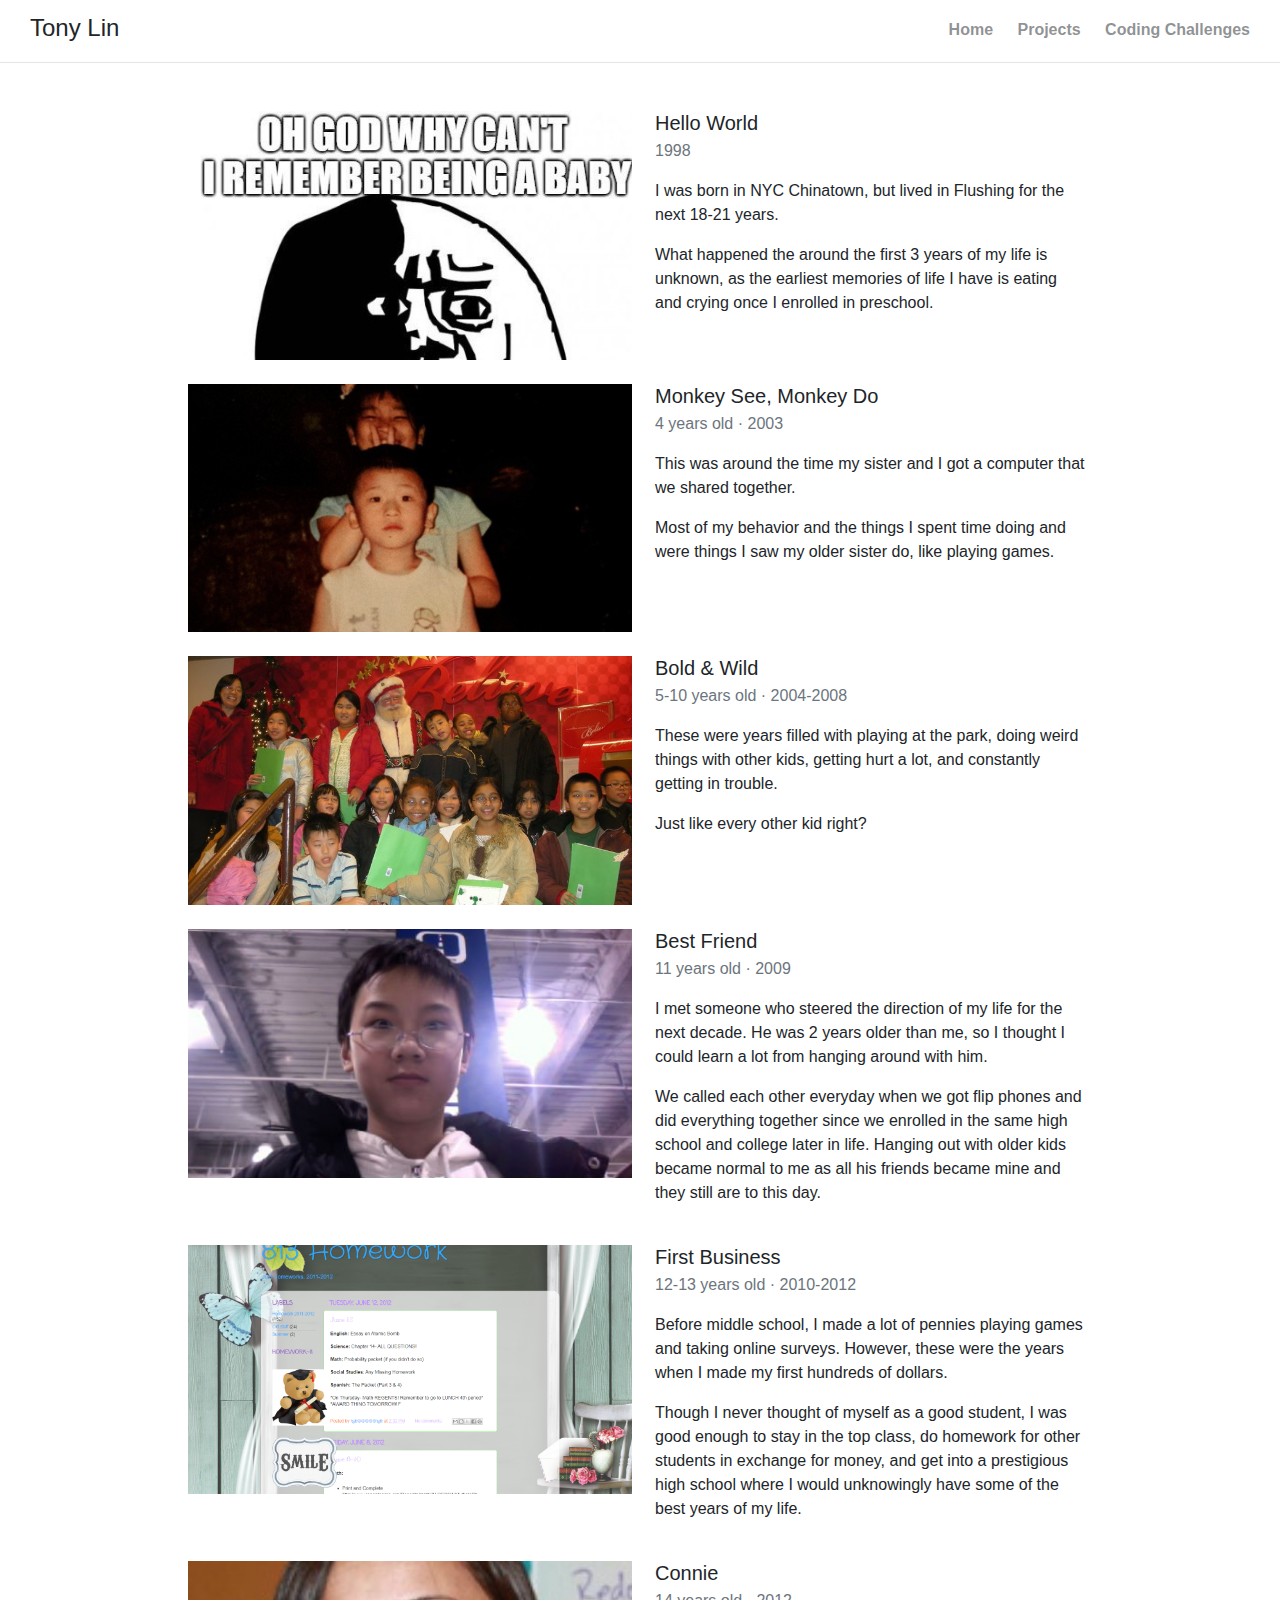
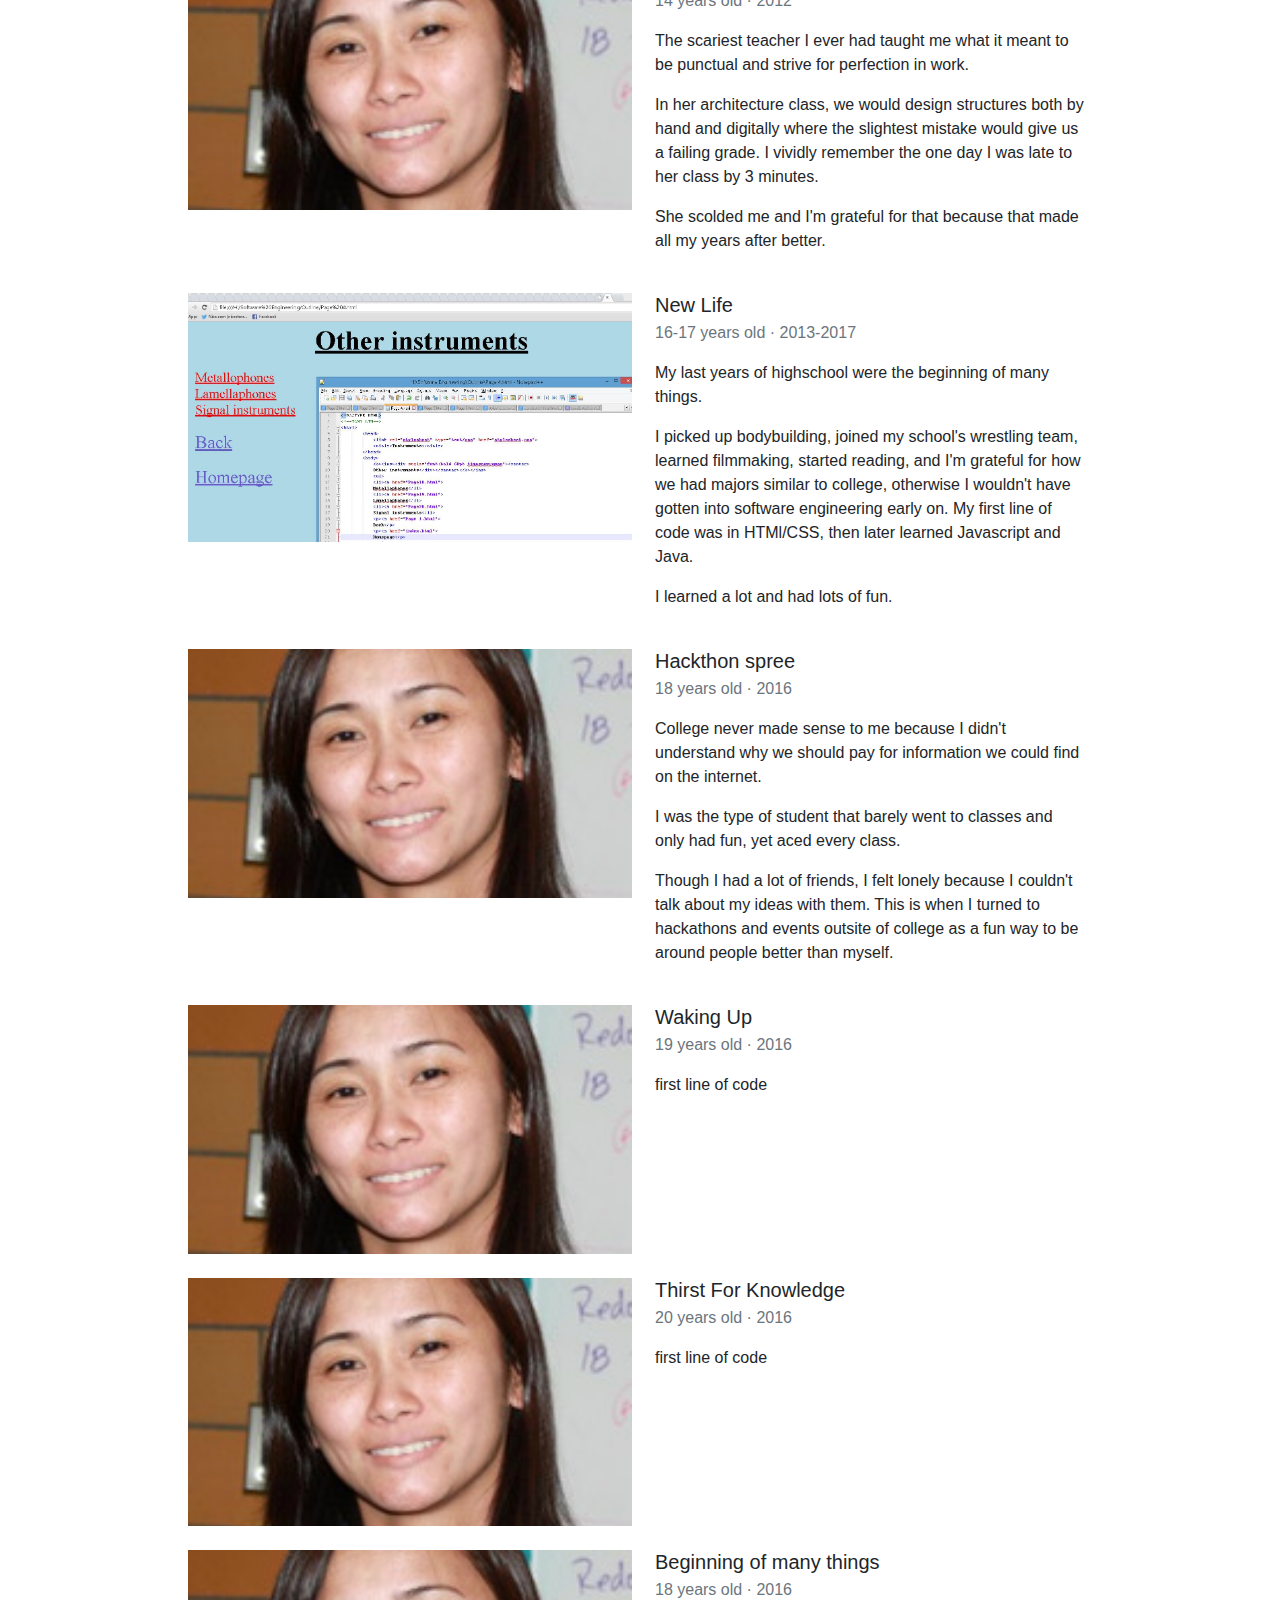
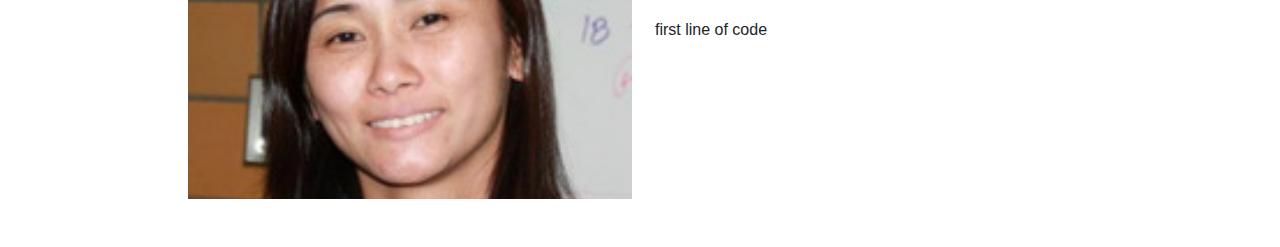
<file: about.html>
<!DOCTYPE html>
<html lang="en">

<head>
    <meta charSet="utf-8" />
    <meta http-equiv="x-ua-compatible" content="ie=edge" />
    <meta name="viewport" content="width=device-width, initial-scale=1, shrink-to-fit=no" />
    <title>Tony Lin</title>
    <link rel="stylesheet" href="css/custom.css">
</head>

<body>
    <header>
        <div id="Header-module--siteHeader--3Kaa9" class="Header-module--header--2gV_n">
            <a class="Header-module--headerBrand--2I92a" href="index.html">Tony Lin</a>
            <nav class="Header-module--headerNav--2bVU9">
                <a href="index.html">Home</a>
                <a href="projects.html">Projects</a>
                <a class="nav-item nav-link" href="challenges.html">Coding Challenges</a>
                <!--<a aria-current="page" class="active" href="about.html">About Me</a>-->
            </nav>
        </div>
        <div id="Header-module--fixedHeader--1G4TT">
            <div class="d-none d-sm-block Header-module--header--2gV_n">
                <a class="Header-module--headerBrand--2I92a" class="Header-module--headerNav--2bVU9">
                    <a href="index.html">Home</a>
                    <a href="projects.html">Projects</a>
                    <a class="nav-item nav-link" href="challenges.html">Coding Challenges</a>
                    <!--<a aria-current="page" class="active" href="about.html">About Me</a>-->
                    </nav>
            </div>
            <nav class="d-sm-none navbar navbar-light">
                <a class="navbar-brand" href="index.html">Tony Lin</a>
                <button class="navbar-toggler" type="button" data-toggle="collapse" data-target="#navbarNav" aria-controls="navbarNav" aria-expanded="false" aria-label="Toggle navigation">
                    <spanclass="navbar-toggler-icon"></span>
                </button>
                <div class="collapse navbar-collapse" id="navbarNav">
                    <ul class="navbar-nav">
                        <a class="nav-item nav-link" href="index.html">Home</a>
                        <a class="nav-item nav-link" href="projects.html">Projects</a>
                        <a class="nav-item nav-link" href="challenges.html">Coding Challenges</a>
                        <!--      <a aria-current="page" class="nav-item nav-link active" href="about.html">About Me</a>-->
                    </ul>
                </div>
            </nav>
        </div>
    </header>
    <main class="my-5">
        <div class="container container-wide">
            <!--Hello World-->
            <div class="row mb-5 mb-sm-4">
                <div class="col-sm-6 px-0 px-sm-2">
                    <div class=" gatsby-image-wrapper" style="position:relative;overflow:hidden">
                        <div aria-hidden="true" style="width:100%;padding-bottom:56%"></div><img aria-hidden="true" src="images/baby.jpg" alt="" style="position:absolute;top:0;left:0;width:100%;height:100%;object-fit:cover;object-position:center;opacity:1;transition-delay:500ms" /><noscript>
                            <picture>
                                <source srcset="
                                            /images/baby.jpg 150w,
                                            /images/baby.jpg 300w,
                                            /images/baby.jpg 600w,
                                            /images/baby.jpg 800w" sizes="(max-width: 600px) 100vw, 600px" /> <img
                                    loading="lazy" sizes="(max-width: 600px) 100vw, 600px" srcset="
                                            /images/baby.jpg 150w,
                                            /images/baby.jpg 300w,
                                            /images/baby.jpg 600w,
                                            /images/baby.jpg 800w" src="/images/baby.jpg" alt=""
                                    style="position:absolute;top:0;left:0;opacity:1;width:100%;height:100%;object-fit:cover;object-position:center" />
                            </picture>
                        </noscript>
                    </div>
                </div>
                <div class="col-sm-6">
                    <div class="pt-4 pb-3 py-sm-0 mb-sm-3 text-center text-sm-left">
                        <h5 class="mb-1">Hello World</h5>
                        <div class="text-muted">
                            <div>1998</div>
                        </div>
                    </div>
                    <div>
                        <p>I was born in NYC Chinatown, but lived in Flushing for the next 18-21 years. </p>

                        <p>What happened the around the first 3 years of my life is unknown, as the earliest memories of life I have is eating and crying once I enrolled in preschool.</p>
                    </div>
                </div>
            </div>
            <!--Monkey See, Monkey Do-->
            <div class="row mb-5 mb-sm-4">
                <div class="col-sm-6 px-0 px-sm-2">
                    <div class=" gatsby-image-wrapper" style="position:relative;overflow:hidden">
                        <div aria-hidden="true" style="width:100%;padding-bottom:56%"></div><img aria-hidden="true" src="images/sister.jpg" alt="" style="position:absolute;top:0;left:0;width:100%;height:100%;object-fit:cover;object-position:center;opacity:1;transition-delay:500ms" /><noscript>
                            <picture>
                                <source srcset="/images/sister.jpg 150w,
                                        /images/sister.jpg 300w,
                                        /images/sister.jpg 600w,
                                        /images/sister.jpg 800w" sizes="(max-width: 600px) 100vw, 600px" /><img
                                    loading="lazy" sizes="(max-width: 600px) 100vw, 600px" srcset="/static/572a252b6e1e34b40aa499beb1074257/aabdf/america.jpg 150w,
                                            /images/sister.jpg 300w,
                                            /images/sister.jpg 600w,
                                            /images/sister.jpg 800w" src="/images/sister.jpg" alt=""
                                    style="position:absolute;top:0;left:0;opacity:1;width:100%;height:100%;object-fit:cover;object-position:center" />
                            </picture>
                        </noscript>
                    </div>
                </div>
                <div class=" col-sm-6">
                    <div class="pt-4 pb-3 py-sm-0 mb-sm-3 text-center text-sm-left">
                        <h5 class="mb-1">Monkey See, Monkey Do</h5>
                        <div class="text-muted">
                            <div>4 years old &middot; 2003</div>
                        </div>
                    </div>
                    <div>
                        <p>
                            This was around the time my sister and I got a computer that we shared together.
                        </p>
                        <p>
                            Most of my behavior and the things I spent time doing and were things I saw my older sister do, like playing games.
                        </p>
                    </div>
                </div>
            </div>
            <!--Bold & Wild-->
            <div class="row mb-5 mb-sm-4">
                <div class="col-sm-6 px-0 px-sm-2">
                    <div class=" gatsby-image-wrapper" style="position:relative;overflow:hidden">
                        <div aria-hidden="true" style="width:100%;padding-bottom:56%"></div><img aria-hidden="true" src="images/cpc.jpg" alt="" style="position:absolute;top:0;left:0;width:100%;height:100%;object-fit:cover;object-position:center;opacity:1;transition-delay:500ms" /><noscript>
                            <picture>
                                <source srcset="/images/cpc.jpg 150w,
                                        /images/cpc.jpg 300w,
                                        /images/cpc.jpg 600w,
                                        /images/cpc.jpg 800w" sizes="(max-width: 600px) 100vw, 600px" /><img
                                    loading="lazy" sizes="(max-width: 600px) 100vw, 600px" srcset="/static/572a252b6e1e34b40aa499beb1074257/aabdf/america.jpg 150w,
                                            /images/cpc.jpg 300w,
                                            /images/cpc.jpg 600w,
                                            /images/cpc.jpg 800w" src="/images/cpc.jpg" alt=""
                                    style="position:absolute;top:0;left:0;opacity:1;width:100%;height:100%;object-fit:cover;object-position:center" />
                            </picture>
                        </noscript>
                    </div>
                </div>
                <div class=" col-sm-6">
                    <div class="pt-4 pb-3 py-sm-0 mb-sm-3 text-center text-sm-left">
                        <h5 class="mb-1">Bold & Wild</h5>
                        <div class="text-muted">
                            <div>5-10 years old &middot; 2004-2008</div>
                        </div>
                    </div>
                    <div>
                        <p>These were years filled with playing at the park, doing weird things with other kids, getting hurt a lot, and constantly getting in trouble.
                        </p>
                        <p>Just like every other kid right?
                        </p>
                    </div>
                </div>
            </div>
            <!--Best Friend-->
            <div class="row mb-5 mb-sm-4">
                <div class="col-sm-6 px-0 px-sm-2">
                    <div class=" gatsby-image-wrapper" style="position:relative;overflow:hidden">
                        <div aria-hidden="true" style="width:100%;padding-bottom:56%"></div><img aria-hidden="true" src="images/gary.jpg" alt="" style="position:absolute;top:0;left:0;width:100%;height:100%;object-fit:cover;object-position:center;opacity:1;transition-delay:500ms" /><noscript>
                            <picture>
                                <source srcset="/images/gary.jpg 150w,
                                                                /images/gary.jpg 300w,
                                                                /images/gary.jpg 600w,
                                                                /images/gary.jpg 800w"
                                    sizes="(max-width: 600px) 100vw, 600px" /><img loading="lazy"
                                    sizes="(max-width: 600px) 100vw, 600px" srcset="/static/572a252b6e1e34b40aa499beb1074257/aabdf/america.jpg 150w,
                                                                    /images/gary.jpg 300w,
                                                                    /images/gary.jpg 600w,
                                                                    /images/gary.jpg 800w" src="/images/gary.jpg"
                                    alt=""
                                    style="position:absolute;top:0;left:0;opacity:1;width:100%;height:100%;object-fit:cover;object-position:center" />
                            </picture>
                        </noscript>
                    </div>
                </div>
                <div class=" col-sm-6">
                    <div class="pt-4 pb-3 py-sm-0 mb-sm-3 text-center text-sm-left">
                        <h5 class="mb-1">Best Friend</h5>
                        <div class="text-muted">
                            <div>11 years old &middot; 2009</div>
                        </div>
                    </div>
                    <div>
                        <p>
                            I met someone who steered the direction of my life for the next decade. He was 2 years older than me, so I thought I could learn a lot from hanging around with him.
                        </p>
                        <p>
                            We called each other everyday when we got flip phones and did everything together since we enrolled in the same high school and college later in life. Hanging out with older kids became normal to me as all his friends became mine and they still are to
                            this day.
                        </p>
                    </div>
                </div>
            </div>
            <!--First Business-->
            <div class="row mb-5 mb-sm-4">
                <div class="col-sm-6 px-0 px-sm-2">
                    <div class=" gatsby-image-wrapper" style="position:relative;overflow:hidden">
                        <div aria-hidden="true" style="width:100%;padding-bottom:56%"></div><img aria-hidden="true" src="images/blog.PNG" alt="" style="position:absolute;top:0;left:0;width:100%;height:100%;object-fit:cover;object-position:center;opacity:1;transition-delay:500ms" /><noscript>
                            <picture>
                                <source srcset="/images/blog.PNG 150w,
                                                                                        /images/blog.PNG 300w,
                                                                                        /images/blog.PNG 600w,
                                                                                        /images/blog.PNG 800w"
                                    sizes="(max-width: 600px) 100vw, 600px" /><img loading="lazy"
                                    sizes="(max-width: 600px) 100vw, 600px" srcset="/static/572a252b6e1e34b40aa499beb1074257/aabdf/america.jpg 150w,
                                                                                            /images/blog.PNG 300w,
                                                                                            /images/blog.PNG 600w,
                                                                                            /images/blog.PNG 800w"
                                    src="/images/blog.PNG" alt=""
                                    style="position:absolute;top:0;left:0;opacity:1;width:100%;height:100%;object-fit:cover;object-position:center" />
                            </picture>
                        </noscript>
                    </div>
                </div>
                <div class=" col-sm-6">
                    <div class="pt-4 pb-3 py-sm-0 mb-sm-3 text-center text-sm-left">
                        <h5 class="mb-1">First Business</h5>
                        <div class="text-muted">
                            <div>12-13 years old &middot; 2010-2012</div>
                        </div>
                    </div>
                    <div>
                        <p>
                            Before middle school, I made a lot of pennies playing games and taking online surveys. However, these were the years when I made my first hundreds of dollars.
                        </p>
                        <p>
                            Though I never thought of myself as a good student, I was good enough to stay in the top class, do homework for other students in exchange for money, and get into a prestigious high school where I would unknowingly have some of the best years of my life.
                        </p>
                    </div>
                </div>
            </div>
            <!--Connie-->
            <a class="swap" onclick="swapConnie()">
                <div class="row mb-5 mb-sm-4">
                    <div class="col-sm-6 px-0 px-sm-2">
                        <div class=" gatsby-image-wrapper" style="position:relative;overflow:hidden">
                            <div aria-hidden="true" style="width:100%;padding-bottom:56%"></div>
                            <img id="connieIMG" aria-hidden="true" src="images/connie-eng-bths.jpg" alt="" style="position:absolute;top:0;left:0;width:100%;height:100%;object-fit:cover;object-position:center;opacity:1;transition-delay:500ms" /><noscript>
                                <picture>
                                    <source
                                        srcset="/images/connie-eng-bths.jpg 150w,
                                                                                                    /images/connie-eng-bths.jpg 300w,
                                                                                                    /images/connie-eng-bths.jpg 600w,
                                                                                                    /images/connie-eng-bths.jpg 800w"
                                        sizes="(max-width: 600px) 100vw, 600px" /><img loading="lazy"
                                        sizes="(max-width: 600px) 100vw, 600px"
                                        srcset="/static/572a252b6e1e34b40aa499beb1074257/aabdf/america.jpg 150w,
                                                                                                        /images/connie-eng-bths.jpg 300w,
                                                                                                        /images/connie-eng-bths.jpg 600w,
                                                                                                        /images/connie-eng-bths.jpg 800w"
                                        src="/images/connie-eng-bths.jpg" alt=""
                                        style="position:absolute;top:0;left:0;opacity:1;width:100%;height:100%;object-fit:cover;object-position:center" />
                                </picture>
                            </noscript>
                        </div>
                    </div>
                    <div class=" col-sm-6">
                        <div class="pt-4 pb-3 py-sm-0 mb-sm-3 text-center text-sm-left">
                            <h5 class="mb-1">Connie</h5>
                            <div class="text-muted">
                                <div>14 years old &middot; 2012</div>
                            </div>
                        </div>
                        <div>
                            <p>
                                The scariest teacher I ever had taught me what it meant to be punctual and strive for perfection in work.
                            </p>
                            <p>
                                In her architecture class, we would design structures both by hand and digitally where the slightest mistake would give us a failing grade. I vividly remember the one day I was late to her class by 3 minutes.
                            </p>
                            <p>
                                She scolded me and I'm grateful for that because that made all my years after better.
                            </p>
                        </div>
                    </div>
                </div>
            </a>
            <!--New Life-->
            <a class="swap" onclick="swapHS()">
                <div class="row mb-5 mb-sm-4">
                    <div class="col-sm-6 px-0 px-sm-2">
                        <div class=" gatsby-image-wrapper" style="position:relative;overflow:hidden">
                            <div aria-hidden="true" style="width:100%;padding-bottom:56%"></div>
                            <img id="hsIMG" aria-hidden="true" src="images/software-engineering.jpg" alt="" style="position:absolute;top:0;left:0;width:100%;height:100%;object-fit:cover;object-position:center;opacity:1;transition-delay:500ms" /><noscript>
                                <picture>
                                    <source
                                        srcset="/images/connie-eng-bths.jpg 150w,
                                                                                                                        /images/connie-eng-bths.jpg 300w,
                                                                                                                        /images/connie-eng-bths.jpg 600w,
                                                                                                                        /images/connie-eng-bths.jpg 800w"
                                        sizes="(max-width: 600px) 100vw, 600px" /><img loading="lazy"
                                        sizes="(max-width: 600px) 100vw, 600px"
                                        srcset="/static/572a252b6e1e34b40aa499beb1074257/aabdf/america.jpg 150w,
                                                                                                                            /images/connie-eng-bths.jpg 300w,
                                                                                                                            /images/connie-eng-bths.jpg 600w,
                                                                                                                            /images/connie-eng-bths.jpg 800w"
                                        src="/images/connie-eng-bths.jpg" alt=""
                                        style="position:absolute;top:0;left:0;opacity:1;width:100%;height:100%;object-fit:cover;object-position:center" />
                                </picture>
                            </noscript>
                        </div>
                    </div>
                    <div class=" col-sm-6">
                        <div class="pt-4 pb-3 py-sm-0 mb-sm-3 text-center text-sm-left">
                            <h5 class="mb-1">New Life</h5>
                            <div class="text-muted">
                                <div>16-17 years old &middot; 2013-2017</div>
                            </div>
                        </div>
                        <div>
                            <p>My last years of highschool were the beginning of many things.
                            </p>
                            <p>I picked up bodybuilding, joined my school's wrestling team, learned filmmaking, started reading, and I'm grateful for how we had majors similar to college, otherwise I wouldn't have gotten into software engineering early on.
                                My first line of code was in HTMl/CSS, then later learned Javascript and Java.
                            </p>
                            <p>I learned a lot and had lots of fun.</p>
                        </div>
                    </div>
                </div>
            </a>
            <!--Hackthon spree-->
            <a class="swap" onclick="swapSomething()">
                <div class="row mb-5 mb-sm-4">
                    <div class="col-sm-6 px-0 px-sm-2">
                        <div class=" gatsby-image-wrapper" style="position:relative;overflow:hidden">
                            <div aria-hidden="true" style="width:100%;padding-bottom:56%"></div>
                            <img id="" aria-hidden="true" src="images/connie-eng-bths.jpg" alt="" style="position:absolute;top:0;left:0;width:100%;height:100%;object-fit:cover;object-position:center;opacity:1;transition-delay:500ms" /><noscript>
                                <picture>
                                    <source
                                        srcset="/images/connie-eng-bths.jpg 150w,
                                                                                                                                                /images/connie-eng-bths.jpg 300w,
                                                                                                                                                /images/connie-eng-bths.jpg 600w,
                                                                                                                                                /images/connie-eng-bths.jpg 800w"
                                        sizes="(max-width: 600px) 100vw, 600px" /><img loading="lazy"
                                        sizes="(max-width: 600px) 100vw, 600px"
                                        srcset="/static/572a252b6e1e34b40aa499beb1074257/aabdf/america.jpg 150w,
                                                                                                                                                    /images/connie-eng-bths.jpg 300w,
                                                                                                                                                    /images/connie-eng-bths.jpg 600w,
                                                                                                                                                    /images/connie-eng-bths.jpg 800w"
                                        src="/images/connie-eng-bths.jpg" alt=""
                                        style="position:absolute;top:0;left:0;opacity:1;width:100%;height:100%;object-fit:cover;object-position:center" />
                                </picture>
                            </noscript>
                        </div>
                    </div>
                    <div class=" col-sm-6">
                        <div class="pt-4 pb-3 py-sm-0 mb-sm-3 text-center text-sm-left">
                            <h5 class="mb-1">Hackthon spree</h5>
                            <div class="text-muted">
                                <div>18 years old &middot; 2016</div>
                            </div>
                        </div>
                        <div>
                            <p>College never made sense to me because I didn't understand why we should pay for information we could find on the internet.
                            </p>
                            <p>I was the type of student that barely went to classes and only had fun, yet aced every class.
                            </p>
                            <p>Though I had a lot of friends, I felt lonely because I couldn't talk about my ideas with them. This is when I turned to hackathons and events outsite of college as a fun way to be around people better than myself.
                            </p>
                        </div>
                    </div>
                </div>
            </a>
            <!--Waking Up-->
            <a class="swap" onclick="swapSomething()">
                <div class="row mb-5 mb-sm-4">
                    <div class="col-sm-6 px-0 px-sm-2">
                        <div class=" gatsby-image-wrapper" style="position:relative;overflow:hidden">
                            <div aria-hidden="true" style="width:100%;padding-bottom:56%"></div>
                            <img id="" aria-hidden="true" src="images/connie-eng-bths.jpg" alt="" style="position:absolute;top:0;left:0;width:100%;height:100%;object-fit:cover;object-position:center;opacity:1;transition-delay:500ms" /><noscript>
                                <picture>
                                    <source
                                        srcset="/images/connie-eng-bths.jpg 150w,
                                                                                                                                                            /images/connie-eng-bths.jpg 300w,
                                                                                                                                                            /images/connie-eng-bths.jpg 600w,
                                                                                                                                                            /images/connie-eng-bths.jpg 800w"
                                        sizes="(max-width: 600px) 100vw, 600px" /><img loading="lazy"
                                        sizes="(max-width: 600px) 100vw, 600px"
                                        srcset="/static/572a252b6e1e34b40aa499beb1074257/aabdf/america.jpg 150w,
                                                                                                                                                                /images/connie-eng-bths.jpg 300w,
                                                                                                                                                                /images/connie-eng-bths.jpg 600w,
                                                                                                                                                                /images/connie-eng-bths.jpg 800w"
                                        src="/images/connie-eng-bths.jpg" alt=""
                                        style="position:absolute;top:0;left:0;opacity:1;width:100%;height:100%;object-fit:cover;object-position:center" />
                                </picture>
                            </noscript>
                        </div>
                    </div>
                    <div class=" col-sm-6">
                        <div class="pt-4 pb-3 py-sm-0 mb-sm-3 text-center text-sm-left">
                            <h5 class="mb-1">Waking Up</h5>
                            <div class="text-muted">
                                <div>19 years old &middot; 2016</div>
                            </div>
                        </div>
                        <div>
                            <p>first line of code
                            </p>
                        </div>
                    </div>
                </div>
            </a>
            <!--Thirst For Knowledge-->
            <a class="swap" onclick="swapSomething()">
                <div class="row mb-5 mb-sm-4">
                    <div class="col-sm-6 px-0 px-sm-2">
                        <div class=" gatsby-image-wrapper" style="position:relative;overflow:hidden">
                            <div aria-hidden="true" style="width:100%;padding-bottom:56%"></div>
                            <img id="" aria-hidden="true" src="images/connie-eng-bths.jpg" alt="" style="position:absolute;top:0;left:0;width:100%;height:100%;object-fit:cover;object-position:center;opacity:1;transition-delay:500ms" /><noscript>
                                <picture>
                                    <source
                                        srcset="/images/connie-eng-bths.jpg 150w,
                                                                                                                                                            /images/connie-eng-bths.jpg 300w,
                                                                                                                                                            /images/connie-eng-bths.jpg 600w,
                                                                                                                                                            /images/connie-eng-bths.jpg 800w"
                                        sizes="(max-width: 600px) 100vw, 600px" /><img loading="lazy"
                                        sizes="(max-width: 600px) 100vw, 600px"
                                        srcset="/static/572a252b6e1e34b40aa499beb1074257/aabdf/america.jpg 150w,
                                                                                                                                                                /images/connie-eng-bths.jpg 300w,
                                                                                                                                                                /images/connie-eng-bths.jpg 600w,
                                                                                                                                                                /images/connie-eng-bths.jpg 800w"
                                        src="/images/connie-eng-bths.jpg" alt=""
                                        style="position:absolute;top:0;left:0;opacity:1;width:100%;height:100%;object-fit:cover;object-position:center" />
                                </picture>
                            </noscript>
                        </div>
                    </div>
                    <div class=" col-sm-6">
                        <div class="pt-4 pb-3 py-sm-0 mb-sm-3 text-center text-sm-left">
                            <h5 class="mb-1">Thirst For Knowledge</h5>
                            <div class="text-muted">
                                <div>20 years old &middot; 2016</div>
                            </div>
                        </div>
                        <div>
                            <p>first line of code
                            </p>
                        </div>
                    </div>
                </div>
            </a>
            <!--Now-->
            <a class="swap" onclick="swapSomething()">
                <div class="row mb-5 mb-sm-4">
                    <div class="col-sm-6 px-0 px-sm-2">
                        <div class=" gatsby-image-wrapper" style="position:relative;overflow:hidden">
                            <div aria-hidden="true" style="width:100%;padding-bottom:56%"></div>
                            <img id="" aria-hidden="true" src="images/connie-eng-bths.jpg" alt="" style="position:absolute;top:0;left:0;width:100%;height:100%;object-fit:cover;object-position:center;opacity:1;transition-delay:500ms" /><noscript>
                                <picture>
                                    <source
                                        srcset="/images/connie-eng-bths.jpg 150w,
                                                                                                                                                                        /images/connie-eng-bths.jpg 300w,
                                                                                                                                                                        /images/connie-eng-bths.jpg 600w,
                                                                                                                                                                        /images/connie-eng-bths.jpg 800w"
                                        sizes="(max-width: 600px) 100vw, 600px" /><img loading="lazy"
                                        sizes="(max-width: 600px) 100vw, 600px"
                                        srcset="/static/572a252b6e1e34b40aa499beb1074257/aabdf/america.jpg 150w,
                                                                                                                                                                            /images/connie-eng-bths.jpg 300w,
                                                                                                                                                                            /images/connie-eng-bths.jpg 600w,
                                                                                                                                                                            /images/connie-eng-bths.jpg 800w"
                                        src="/images/connie-eng-bths.jpg" alt=""
                                        style="position:absolute;top:0;left:0;opacity:1;width:100%;height:100%;object-fit:cover;object-position:center" />
                                </picture>
                            </noscript>
                        </div>
                    </div>
                    <div class=" col-sm-6">
                        <div class="pt-4 pb-3 py-sm-0 mb-sm-3 text-center text-sm-left">
                            <h5 class="mb-1">Beginning of many things</h5>
                            <div class="text-muted">
                                <div>18 years old &middot; 2016</div>
                            </div>
                        </div>
                        <div>
                            <p>first line of code
                            </p>
                        </div>
                    </div>
                </div>
            </a>
        </div>

        <script>
            var connieIndex = 0;

            function swapConnie() {
                var imageList = ["images/inventor.jpg", "images/inventor-2.jpg", "images/name.gif", "images/connie-eng-bths.jpg"]
                document.getElementById("connieIMG").src = imageList[connieIndex];
                connieIndex++;
                if (connieIndex > imageList.length - 1) {
                    connieIndex = 0;
                }
            }

            var hsIndex = 0;

            function swapHS() {
                var imageList = ["images/gym-nerd.jpg", "images/inventor-2.jpg", "images/name.gif", "images/software-engineering.jpg"]
                document.getElementById("hsIMG").src = imageList[hsIndex];
                hsIndex++;
                if (hsIndex > imageList.length - 1) {
                    hsIndex = 0;
                }
            }
        </script>
</body>
</file>
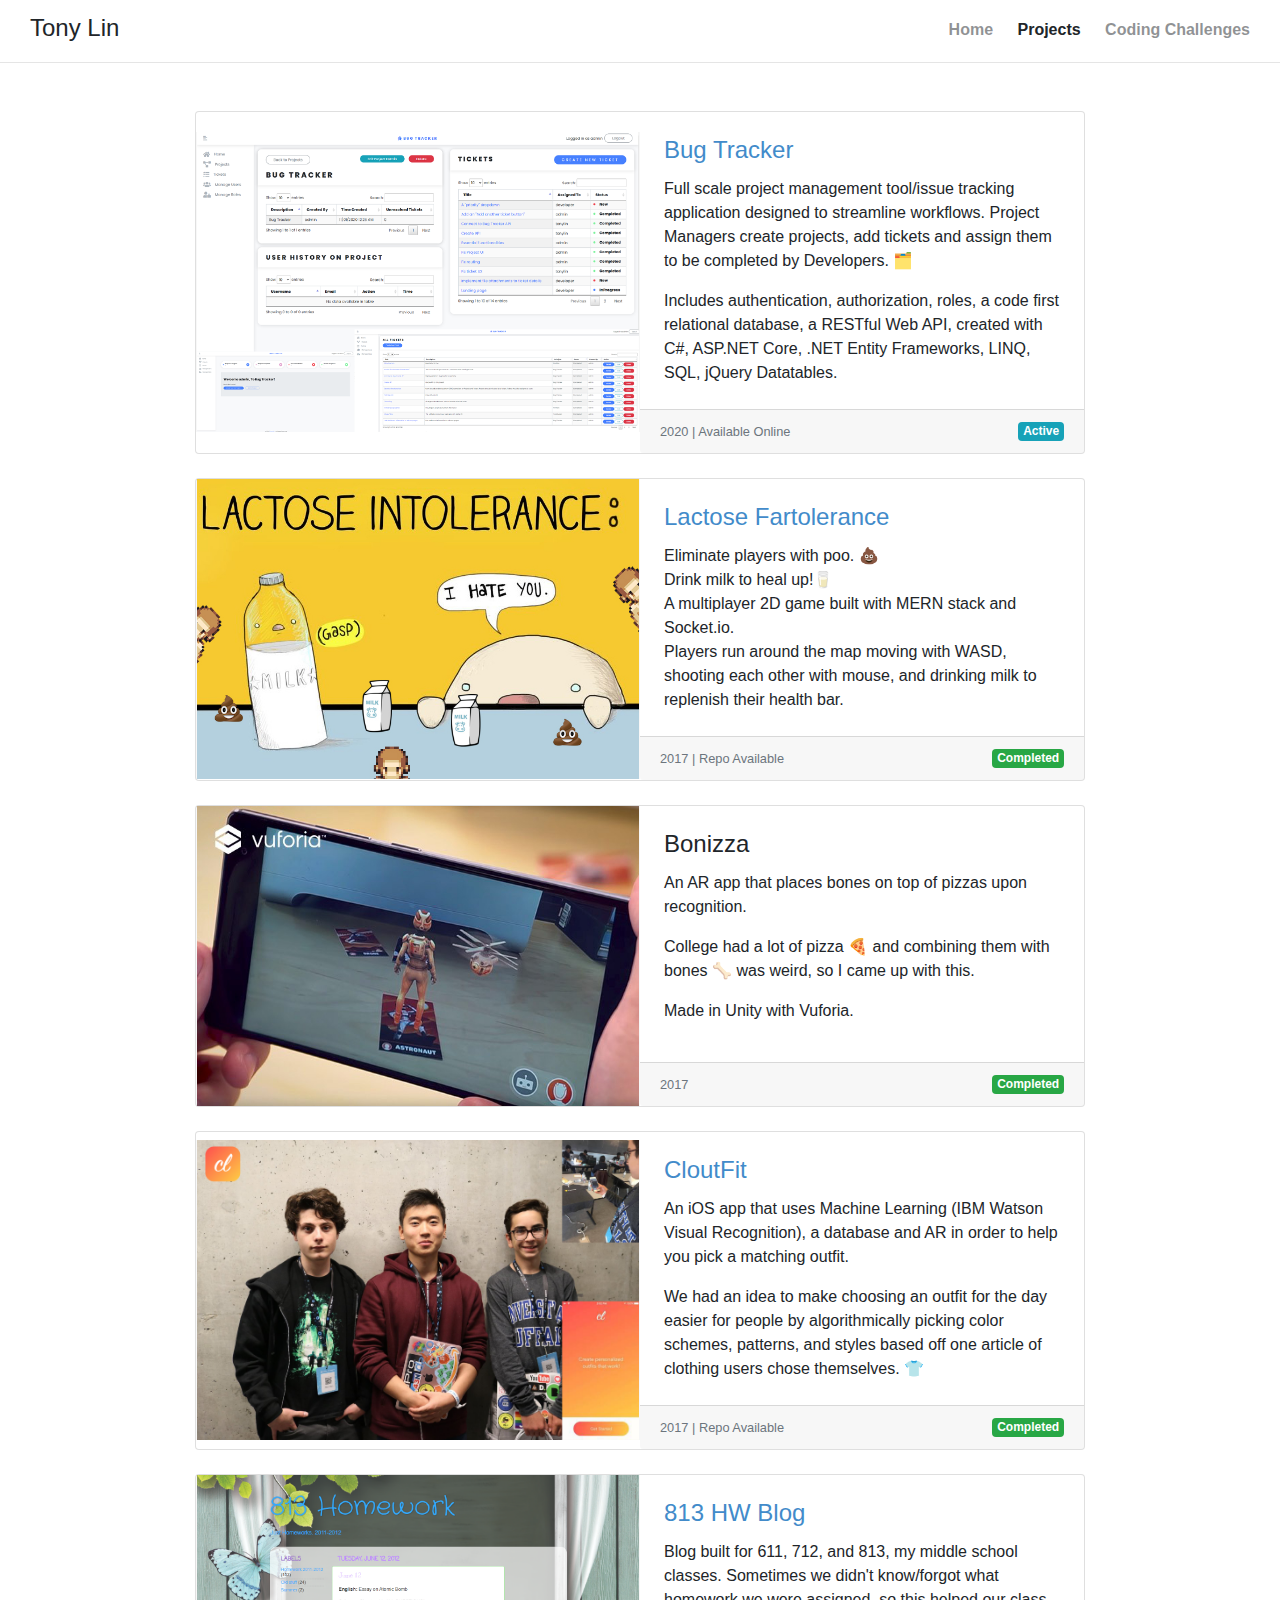
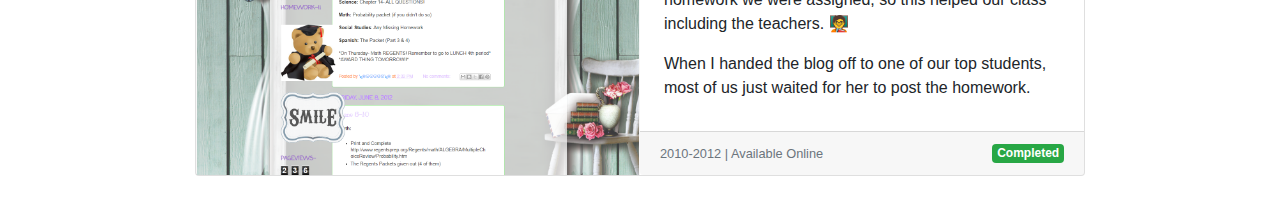
<file: projects.html>
<!DOCTYPE html>
<html lang="en">

<head>
    <meta charSet="utf-8" />
    <meta http-equiv="x-ua-compatible" content="ie=edge" />
    <meta name="viewport" content="width=device-width, initial-scale=1, shrink-to-fit=no" />
    <title>Tony Lin</title>
    <link rel="stylesheet" href="css/custom.css">
    <link rel="icon" type="image/png" href="images/favicon.ico" />
</head>

<body>
    <header>
        <div id="Header-module--siteHeader--3Kaa9" class="Header-module--header--2gV_n">
            <a class="Header-module--headerBrand--2I92a" href="index.html">Tony Lin</a>
            <nav class="Header-module--headerNav--2bVU9">
                <a href="index.html">Home</a>
                <a aria-current="page" class="active" href="projects.html">Projects</a>
                <a href="challenges.html">Coding Challenges</a>
                <!--<a href="about.html">About Me</a>-->
            </nav>
        </div>
        <div id="Header-module--fixedHeader--1G4TT">
            <div class="d-none d-sm-block Header-module--header--2gV_n"><a class="Header-module--headerBrand--2I92a" href="index.html">Tony Lin</a>
                <nav class="Header-module--headerNav--2bVU9">
                    <a href="index.html">Home</a>
                    <a aria-current="page" class="active" href="projects.html">Projects</a>
                    <a href="challenges.html">Coding Challenges</a>
                    <!--<a href="about.html">About Me</a>-->
            </div>
            <nav class="d-sm-none navbar navbar-light">
                <a class="navbar-brand" href="index.html">Tony Lin</a>
                <button class="navbar-toggler" type="button" data-toggle="collapse" data-target="#navbarNav" aria-controls="navbarNav" aria-expanded="false" aria-label="Toggle navigation"><span
                        class="navbar-toggler-icon"></span></button>
                <div class="collapse navbar-collapse" id="navbarNav">
                    <ul class="navbar-nav"><a class="nav-item nav-link" href="index.html">Home</a>
                        <a aria-current="page" class="nav-item nav-link active" href="projects.html">Projects</a>
                        <a class="nav-item nav-link" href="challenges.html">Coding Challenges</a>
                        <!--<a class="nav-item nav-link" href="about.html">About Me</a>-->
                    </ul>
                </div>
            </nav>
        </div>
    </header>
    <main class="my-5">
        <div class="container container-wide">
            <a class="card mb-4" href="https://bugtracker20201031145059.azurewebsites.net/" target="_blank">
                <div class="row no-gutters">
                    <div class="col-sm-6 d-flex align-items-center">
                        <div class="project-media w-100">
                            <div class=" gatsby-image-wrapper" style="position:relative;overflow:hidden">
                                <div aria-hidden="true" style="width:100%;padding-bottom:114%"></div>
                                <img aria-hidden="true" src="images/bugtracker.PNG" alt="" style="position:absolute;top:0;left:0;width:100%;height:100%;object-fit:contain;object-position:50% 50%;opacity:1;transition-delay:500ms;font-family:&quot;object-fit: contain; object-position: 50% 50%&quot;"
                                /><noscript>
                                    <picture>
                                        <source srcset="images/bugtracker.PNG 150w,
                                            images/bugtracker.PNG 300w,
                                            images/bugtracker.PNG 422w" sizes="(max-width: 422px) 100vw, 422px" />
                                        <img loading="lazy" sizes="(max-width: 422px) 100vw, 422px" srcset="images/bugtracker.PNG 150w,
                                                images/bugtracker.PNG 300w,
                                                images/bugtracker.PNG 422w" src="images/bugtracker.PNG" alt=""
                                            style="position:absolute;top:0;left:0;opacity:1;width:100%;height:100%;object-fit:cover;object-position:center" />
                                    </picture>
                                </noscript>
                            </div>
                        </div>
                    </div>
                    <div class="col-sm-6 d-flex flex-column">
                        <div class="card-body p-4">
                            <h4 class="card-title">Bug Tracker</h4>
                            <p class="card-text">Full scale project management tool/issue tracking application designed to streamline workflows. Project Managers create projects, add tickets and assign them to be completed by Developers. 🗂️</p>
                            <p class="card-text">Includes authentication, authorization, roles, a code first relational database, a RESTful Web API, created with C#, ASP.NET Core, .NET Entity Frameworks, LINQ, SQL, jQuery Datatables.</p>
                        </div>
                        <div class="card-footer d-flex justify-content-between">
                            <small class="text-muted"><span>2020 | Available Online</small><span class="badge badge-info">Active</span></div>
                    </div>
                </div>
            </a>

            <a class="card mb-4" href="https://github.com/tonylintonylin/LactoseFartolerance" target="_blank">
                <div class="row no-gutters">
                    <div class="col-sm-6 d-flex align-items-center">
                        <div class="project-media w-100">
                            <div class=" gatsby-image-wrapper" style="position:relative;overflow:hidden">
                                <div aria-hidden="true" style="width:100%;padding-bottom:100%"></div><img aria-hidden="true" src="images/lactose-fartolerance.jpg" alt="" style="position:absolute;top:0;left:0;width:100%;height:100%;object-fit:contain;object-position:50% 50%;opacity:1;transition-delay:500ms;font-family:&quot;object-fit: contain; object-position: 50% 50%&quot;"
                                /><noscript>
                                    <picture>
                                        <source srcset="images/lactose-fartolerance.jpg 150w,
                                                images/lactose-fartolerance.jpg 300w,
                                                images/lactose-fartolerance.jpg 512w"
                                            sizes="(max-width: 512px) 100vw, 512px" /><img loading="lazy"
                                            sizes="(max-width: 512px) 100vw, 512px" srcset="images/lactose-fartolerance.jpg 150w,
                                                    images/lactose-fartolerance.jpg 300w,
                                                    images/lactose-fartolerance.jpg 512w"
                                            src="images/lactose-fartolerance.jpg" alt=""
                                            style="position:absolute;top:0;left:0;opacity:1;width:100%;height:100%;object-fit:cover;object-position:center" />
                                    </picture>
                                </noscript>
                            </div>
                        </div>
                    </div>
                    <div class="col-sm-6 d-flex flex-column">
                        <div class="card-body p-4">
                            <h4 class="card-title">Lactose Fartolerance</h4>
                            <p class="card-text">Eliminate players with poo. 💩<br />Drink milk to heal up!🥛<br /> A multiplayer 2D game built with MERN stack and Socket.io. <br /> Players run around the map moving with WASD, shooting each other with mouse, and drinking
                                milk to replenish their health bar.
                            </p>
                        </div>
                        <div class="card-footer d-flex justify-content-between"><small class="text-muted"><span>2017 |
                                    Repo Available</span></small><span class="badge badge-success">Completed</span>
                        </div>
                    </div>
                </div>
            </a>

            <div class="card mb-4">
                <div class="row no-gutters">
                    <div class="col-sm-6 d-flex align-items-center">
                        <div class="project-media w-100">
                            <div class=" gatsby-image-wrapper" style="position:relative;overflow:hidden">
                                <div aria-hidden="true" style="width:100%;padding-bottom:87.33333333333334%">
                                </div><img aria-hidden="true" src="images/vuforia.jpeg" alt="" style="position:absolute;top:0;left:0;width:100%;height:100%;object-fit:contain;object-position:50% 50%;opacity:1;transition-delay:500ms;font-family:&quot;object-fit: contain; object-position: 50% 50%&quot;"
                                /><noscript>
                                    <picture>
                                        <source srcset="images/vuforia.jpeg 150w,
                                                images/vuforia.jpeg 300w,
                                                images/vuforia.jpeg 600w,
                                                images/vuforia.jpeg 800w" sizes="(max-width: 600px) 100vw, 600px" />
                                        <img loading="lazy" sizes="(max-width: 600px) 100vw, 600px" srcset="images/vuforia.jpeg 150w,
                                                    images/vuforia.jpeg 300w,
                                                    images/vuforia.jpeg 600w,
                                                    images/vuforia.jpeg 800w" src="images/vuforia.jpeg" alt=""
                                            style="position:absolute;top:0;left:0;opacity:1;width:100%;height:100%;object-fit:cover;object-position:center" />
                                    </picture>
                                </noscript>
                            </div>
                        </div>
                    </div>
                    <div class="col-sm-6 d-flex flex-column">
                        <div class="card-body p-4">
                            <h4 class="card-title">Bonizza</h4>
                            <p class="card-text">An AR app that places bones on top of pizzas upon recognition.</p>
                            <p class="card-text">College had a lot of pizza 🍕 and combining them with bones 🦴 was weird, so I came up with this.</p>
                            <p class="card-text">Made in Unity with Vuforia.</p>
                        </div>
                        <div class="card-footer d-flex justify-content-between"><small class="text-muted"><span>2017</span></small><span class="badge badge-success">Completed</span></div>
                    </div>
                </div>
            </div>

            <a class="card mb-4" href="https://github.com/DanVersa/Cloutfit" target="_blank">
                <div class="row no-gutters">
                    <div class="col-sm-6 d-flex align-items-center">
                        <div class="project-media w-100">
                            <div class=" gatsby-image-wrapper" style="position:relative;overflow:hidden">
                                <div aria-hidden="true" style="width:100%;padding-bottom:100%"></div><img aria-hidden="true" src="images/cloutfit.jpg" alt="" style="position:absolute;top:0;left:0;width:100%;height:100%;object-fit:contain;object-position:50% 50%;opacity:1;transition-delay:500ms;font-family:&quot;object-fit: contain; object-position: 50% 50%&quot;"
                                /><noscript>
                                    <picture>
                                        <source srcset="images/lactose-fartolerance.jpg 150w,
                                                images/lactose-fartolerance.jpg 300w,
                                                images/lactose-fartolerance.jpg 512w"
                                            sizes="(max-width: 512px) 100vw, 512px" /><img loading="lazy"
                                            sizes="(max-width: 512px) 100vw, 512px" srcset="/static/c4d22048d55e71d5161cd99aa22bf683/6d161/just-one-earth.png 150w,
                                                    images/lactose-fartolerance.jpg 300w,
                                                    images/lactose-fartolerance.jpg 512w"
                                            src="images/lactose-fartolerance.jpg" alt=""
                                            style="position:absolute;top:0;left:0;opacity:1;width:100%;height:100%;object-fit:cover;object-position:center" />
                                    </picture>
                                </noscript>
                            </div>
                        </div>
                    </div>
                    <div class="col-sm-6 d-flex flex-column">
                        <div class="card-body p-4">
                            <h4 class="card-title">CloutFit</h4>
                            <p class="card-text">An iOS app that uses Machine Learning (IBM Watson Visual Recognition), a database and AR in order to help you pick a matching outfit.</p>
                            <p class="card-text">We had an idea to make choosing an outfit for the day easier for people by algorithmically picking color schemes, patterns, and styles based off one article of clothing users chose themselves. 👕</p>
                        </div>
                        <div class="card-footer d-flex justify-content-between"><small class="text-muted"><span>2017 |
                                    Repo Available</span></small><span class="badge badge-success">Completed</span>
                        </div>
                    </div>
                </div>
            </a>

            <a class="card mb-4" href="https://813hw.blogspot.com/" target="_blank">
                <div class="row no-gutters">
                    <div class="col-sm-6 d-flex align-items-center">
                        <div class="project-media w-100">
                            <div class=" gatsby-image-wrapper" style="position:relative;overflow:hidden">
                                <div aria-hidden="true" style="width:100%;padding-bottom:114%"></div><img aria-hidden="true" src="images/blog.PNG" alt="" style="position:absolute;top:0;left:0;width:100%;height:100%;object-fit:contain;object-position:50% 50%;opacity:1;transition-delay:500ms;font-family:&quot;object-fit: contain; object-position: 50% 50%&quot;"
                                /><noscript>
                                    <picture>
                                        <source srcset="images/blog.PNG 150w,
                                                images/blog.PNG 300w,
                                                images/blog.PNG 422w" sizes="(max-width: 422px) 100vw, 422px" /><img
                                            loading="lazy" sizes="(max-width: 422px) 100vw, 422px" srcset="images/blog.PNG 150w,
                                                    images/blog.PNG 300w,
                                                    images/blog.PNG 422w" src="images/blog.PNG" alt=""
                                            style="position:absolute;top:0;left:0;opacity:1;width:100%;height:100%;object-fit:cover;object-position:center" />
                                    </picture>
                                </noscript>
                            </div>
                        </div>
                    </div>
                    <div class="col-sm-6 d-flex flex-column">
                        <div class="card-body p-4">
                            <h4 class="card-title">813 HW Blog</h4>
                            <p class="card-text">Blog built for 611, 712, and 813, my middle school classes. Sometimes we didn't know/forgot what homework we were assigned, so this helped our class including the teachers. 🧑‍🏫</p>
                            <p class="card-text">When I handed the blog off to one of our top students, most of us just waited for her to post the homework.</p>
                        </div>
                        <div class="card-footer d-flex justify-content-between"><small class="text-muted"><span>2010-2012 | Available Online</small><span class="badge badge-success">Completed</span></div>
                    </div>
                </div>
            </a>
        </div>
    </main>
</body>

</html>
</file>
<file: css/custom.css>
#Header-module--fixedHeader--1G4TT,
#Header-module--siteHeader--3Kaa9 {
    border-bottom: 1px solid rgba(0, 0, 0, .1)
}

#Header-module--fixedHeader--1G4TT {
    display: none;
    position: fixed;
    top: 0;
    left: 0;
    right: 0;
    background-color: #fff;
    z-index: 1000
}

#Header-module--fixedHeader--1G4TT .navbar-brand {
    font-weight: 500
}

.Header-module--header--2gV_n {
    padding: 10px 30px;
    text-align: center
}

.Header-module--headerBrand--2I92a {
    display: block;
    font-size: 1.5rem;
    margin: 10px 0;
    font-weight: 500;
    line-height: 1.1;
    color: #212529
}

.Header-module--headerBrand--2I92a:hover {
    color: #212529;
    text-decoration: none
}

.Header-module--headerNav--2bVU9 a {
    display: inline-block;
    text-decoration: none;
    padding: .5em 0;
    font-weight: 700;
    border-bottom: 2px solid transparent;
    color: rgba(33, 37, 41, .5)
}

.Header-module--headerNav--2bVU9 a:hover {
    text-decoration: none;
    color: rgba(33, 37, 41, .5);
    background-color: transparent;
    border-bottom-color: rgba(33, 37, 41, .25)
}

.Header-module--headerNav--2bVU9 a.active {
    color: #212529
}

.Header-module--headerNav--2bVU9 a+a {
    margin-left: 20px
}

@media (min-width:576px) {
    .Header-module--header--2gV_n:after {
        display: block;
        clear: both;
        content: ""
    }
    .Header-module--headerBrand--2I92a {
        float: left;
        margin: 5px 0
    }
    .Header-module--headerNav--2bVU9 {
        float: right
    }
}

.SubscribeForm-module--SubscribeForm--1Clan {
    max-width: 700px
}


/*!
 * Bootstrap v4.5.0 (https://getbootstrap.com/)
 * Copyright 2011-2020 The Bootstrap Authors
 * Licensed under MIT (https://github.com/twbs/bootstrap/blob/master/LICENSE)
 */

 :root {
    --blue: #007bff;
    --indigo: #6610f2;
    --purple: #6f42c1;
    --pink: #e83e8c;
    --red: #dc3545;
    --orange: #fd7e14;
    --yellow: #ffc107;
    --green: #28a745;
    --teal: #20c997;
    --cyan: #17a2b8;
    --white: #fff;
    --gray: #6c757d;
    --gray-dark: #343a40;
    --primary: #007bff;
    --secondary: #6c757d;
    --success: #28a745;
    --info: #17a2b8;
    --warning: #ffc107;
    --danger: #dc3545;
    --light: #f8f9fa;
    --dark: #343a40;
    --breakpoint-xs: 0;
    --breakpoint-sm: 576px;
    --breakpoint-md: 768px;
    --breakpoint-lg: 992px;
    --breakpoint-xl: 1200px;
    --font-family-sans-serif: -apple-system, BlinkMacSystemFont, "Segoe UI", Roboto, "Helvetica Neue", Arial, "Noto Sans", sans-serif, "Apple Color Emoji", "Segoe UI Emoji", "Segoe UI Symbol", "Noto Color Emoji";
    --font-family-monospace: SFMono-Regular, Menlo, Monaco, Consolas, "Liberation Mono", "Courier New", monospace
}

*,
 :after,
 :before {
    box-sizing: border-box
}

html {
    font-family: sans-serif;
    line-height: 1.15;
    -webkit-text-size-adjust: 100%;
    -webkit-tap-highlight-color: rgba(0, 0, 0, 0)
}

article,
aside,
figcaption,
figure,
footer,
header,
hgroup,
main,
nav,
section {
    display: block
}

body {
    margin: 0;
    font-family: -apple-system, BlinkMacSystemFont, Segoe UI, Roboto, Helvetica Neue, Arial, Noto Sans, sans-serif, Apple Color Emoji, Segoe UI Emoji, Segoe UI Symbol, Noto Color Emoji;
    font-size: 1rem;
    font-weight: 400;
    line-height: 1.5;
    color: #212529;
    text-align: left;
    background-color: #fff
}

[tabindex="-1"]:focus:not(:focus-visible) {
    outline: 0 !important
}

hr {
    box-sizing: content-box;
    height: 0;
    overflow: visible
}

h1,
h2,
h3,
h4,
h5,
h6 {
    margin-top: 0;
    margin-bottom: .5rem
}

p {
    margin-top: 0;
    margin-bottom: 1rem
}

abbr[data-original-title],
abbr[title] {
    text-decoration: underline;
    -webkit-text-decoration: underline dotted;
    text-decoration: underline dotted;
    cursor: help;
    border-bottom: 0;
    -webkit-text-decoration-skip-ink: none;
    text-decoration-skip-ink: none
}

address {
    font-style: normal;
    line-height: inherit
}

address,
dl,
ol,
ul {
    margin-bottom: 1rem
}

dl,
ol,
ul {
    margin-top: 0
}

ol ol,
ol ul,
ul ol,
ul ul {
    margin-bottom: 0
}

dt {
    font-weight: 700
}

dd {
    margin-bottom: .5rem;
    margin-left: 0
}

blockquote {
    margin: 0 0 1rem
}

b,
strong {
    font-weight: bolder
}

small {
    font-size: 80%
}

sub,
sup {
    position: relative;
    font-size: 75%;
    line-height: 0;
    vertical-align: baseline
}

sub {
    bottom: -.25em
}

sup {
    top: -.5em
}

a {
    color: #428bca;
    text-decoration: none;
    background-color: transparent
}

a:hover {
    color: #2a6496;
    text-decoration: underline
}

a:not([href]),
a:not([href]):hover {
    color: inherit;
    text-decoration: none
}

code,
kbd,
pre,
samp {
    font-family: SFMono-Regular, Menlo, Monaco, Consolas, Liberation Mono, Courier New, monospace;
    font-size: 1em
}

pre {
    margin-top: 0;
    margin-bottom: 1rem;
    overflow: auto;
    -ms-overflow-style: scrollbar
}

figure {
    margin: 0 0 1rem
}

img {
    border-style: none
}

img,
svg {
    vertical-align: middle
}

svg {
    overflow: hidden
}

table {
    border-collapse: collapse
}

caption {
    padding-top: .75rem;
    padding-bottom: .75rem;
    color: #6c757d;
    text-align: left;
    caption-side: bottom
}

th {
    text-align: inherit
}

label {
    display: inline-block;
    margin-bottom: .5rem
}

button {
    border-radius: 0
}

button:focus {
    outline: 1px dotted;
    outline: 5px auto -webkit-focus-ring-color
}

button,
input,
optgroup,
select,
textarea {
    margin: 0;
    font-family: inherit;
    font-size: inherit;
    line-height: inherit
}

button,
input {
    overflow: visible
}

button,
select {
    text-transform: none
}

[role=button] {
    cursor: pointer
}

select {
    word-wrap: normal
}

[type=button],
[type=reset],
[type=submit],
button {
    -webkit-appearance: button
}

[type=button]:not(:disabled),
[type=reset]:not(:disabled),
[type=submit]:not(:disabled),
button:not(:disabled) {
    cursor: pointer
}

[type=button]::-moz-focus-inner,
[type=reset]::-moz-focus-inner,
[type=submit]::-moz-focus-inner,
button::-moz-focus-inner {
    padding: 0;
    border-style: none
}

input[type=checkbox],
input[type=radio] {
    box-sizing: border-box;
    padding: 0
}

textarea {
    overflow: auto;
    resize: vertical
}

fieldset {
    min-width: 0;
    padding: 0;
    margin: 0;
    border: 0
}

legend {
    display: block;
    width: 100%;
    max-width: 100%;
    padding: 0;
    margin-bottom: .5rem;
    font-size: 1.5rem;
    line-height: inherit;
    color: inherit;
    white-space: normal
}

progress {
    vertical-align: baseline
}

[type=number]::-webkit-inner-spin-button,
[type=number]::-webkit-outer-spin-button {
    height: auto
}

[type=search] {
    outline-offset: -2px;
    -webkit-appearance: none
}

[type=search]::-webkit-search-decoration {
    -webkit-appearance: none
}

 ::-webkit-file-upload-button {
    font: inherit;
    -webkit-appearance: button
}

output {
    display: inline-block
}

summary {
    display: list-item;
    cursor: pointer
}

template {
    display: none
}

[hidden] {
    display: none !important
}

.h1,
.h2,
.h3,
.h4,
.h5,
.h6,
h1,
h2,
h3,
h4,
h5,
h6 {
    margin-bottom: .5rem;
    font-weight: 500;
    line-height: 1.2
}

.h1,
h1 {
    font-size: 2.5rem
}

.h2,
h2 {
    font-size: 2rem
}

.h3,
h3 {
    font-size: 1.75rem
}

.h4,
h4 {
    font-size: 1.5rem
}

.h5,
h5 {
    font-size: 1.25rem
}

.h6,
h6 {
    font-size: 1rem
}

.lead {
    font-size: 1.25rem;
    font-weight: 300
}

.display-1 {
    font-size: 6rem
}

.display-1,
.display-2 {
    font-weight: 300;
    line-height: 1.2
}

.display-2 {
    font-size: 5.5rem
}

.display-3 {
    font-size: 4.5rem
}

.display-3,
.display-4 {
    font-weight: 300;
    line-height: 1.2
}

.display-4 {
    font-size: 3.5rem
}

hr {
    margin-top: 1rem;
    margin-bottom: 1rem;
    border: 0;
    border-top: 1px solid rgba(0, 0, 0, .1)
}

.small,
small {
    font-size: 80%;
    font-weight: 400
}

.mark,
mark {
    padding: .2em;
    background-color: #fcf8e3
}

.list-inline,
.list-unstyled {
    padding-left: 0;
    list-style: none
}

.list-inline-item {
    display: inline-block
}

.list-inline-item:not(:last-child) {
    margin-right: .5rem
}

.initialism {
    font-size: 90%;
    text-transform: uppercase
}

.blockquote {
    margin-bottom: 1rem;
    font-size: 1.25rem
}

.blockquote-footer {
    display: block;
    font-size: 80%;
    color: #6c757d
}

.blockquote-footer:before {
    content: "\2014\A0"
}

.img-fluid,
.img-thumbnail {
    max-width: 100%;
    height: auto
}

.img-thumbnail {
    padding: .25rem;
    background-color: #fff;
    border: 1px solid #dee2e6;
    border-radius: .25rem
}

.figure {
    display: inline-block
}

.figure-img {
    margin-bottom: .5rem;
    line-height: 1
}

.figure-caption {
    font-size: 90%;
    color: #6c757d
}

code {
    font-size: 87.5%;
    color: #e83e8c;
    word-wrap: break-word
}

a>code {
    color: inherit
}

kbd {
    padding: .2rem .4rem;
    font-size: 87.5%;
    color: #fff;
    background-color: #212529;
    border-radius: .2rem
}

kbd kbd {
    padding: 0;
    font-size: 100%;
    font-weight: 700
}

pre {
    display: block;
    font-size: 87.5%;
    color: #212529
}

pre code {
    font-size: inherit;
    color: inherit;
    word-break: normal
}

.pre-scrollable {
    max-height: 340px;
    overflow-y: scroll
}

.container {
    width: 100%;
    padding-right: 5px;
    padding-left: 5px;
    margin-right: auto;
    margin-left: auto
}

@media (min-width:576px) {
    .container {
        max-width: 700px
    }
}

.container-fluid,
.container-sm {
    width: 100%;
    padding-right: 5px;
    padding-left: 5px;
    margin-right: auto;
    margin-left: auto
}

@media (min-width:576px) {
    .container,
    .container-sm {
        max-width: 700px
    }
}

.row {
    display: flex;
    flex-wrap: wrap;
    margin-right: -15px;
    margin-left: -15px
}

.no-gutters {
    margin-right: 0;
    margin-left: 0
}

.no-gutters>.col,
.no-gutters>[class*=col-] {
    padding-right: 0;
    padding-left: 0
}

.col,
.col-1,
.col-2,
.col-3,
.col-4,
.col-5,
.col-6,
.col-7,
.col-8,
.col-9,
.col-10,
.col-11,
.col-12,
.col-auto,
.col-lg,
.col-lg-1,
.col-lg-2,
.col-lg-3,
.col-lg-4,
.col-lg-5,
.col-lg-6,
.col-lg-7,
.col-lg-8,
.col-lg-9,
.col-lg-10,
.col-lg-11,
.col-lg-12,
.col-lg-auto,
.col-md,
.col-md-1,
.col-md-2,
.col-md-3,
.col-md-4,
.col-md-5,
.col-md-6,
.col-md-7,
.col-md-8,
.col-md-9,
.col-md-10,
.col-md-11,
.col-md-12,
.col-md-auto,
.col-sm,
.col-sm-1,
.col-sm-2,
.col-sm-3,
.col-sm-4,
.col-sm-5,
.col-sm-6,
.col-sm-7,
.col-sm-8,
.col-sm-9,
.col-sm-10,
.col-sm-11,
.col-sm-12,
.col-sm-auto,
.col-xl,
.col-xl-1,
.col-xl-2,
.col-xl-3,
.col-xl-4,
.col-xl-5,
.col-xl-6,
.col-xl-7,
.col-xl-8,
.col-xl-9,
.col-xl-10,
.col-xl-11,
.col-xl-12,
.col-xl-auto {
    position: relative;
    width: 100%;
    padding-right: 15px;
    padding-left: 15px
}

.col {
    flex-basis: 0;
    flex-grow: 1;
    min-width: 0;
    max-width: 100%
}

.row-cols-1>* {
    flex: 0 0 100%;
    max-width: 100%
}

.row-cols-2>* {
    flex: 0 0 50%;
    max-width: 50%
}

.row-cols-3>* {
    flex: 0 0 33.33333%;
    max-width: 33.33333%
}

.row-cols-4>* {
    flex: 0 0 25%;
    max-width: 25%
}

.row-cols-5>* {
    flex: 0 0 20%;
    max-width: 20%
}

.row-cols-6>* {
    flex: 0 0 16.66667%;
    max-width: 16.66667%
}

.col-auto {
    flex: 0 0 auto;
    width: auto;
    max-width: 100%
}

.col-1 {
    flex: 0 0 8.33333%;
    max-width: 8.33333%
}

.col-2 {
    flex: 0 0 16.66667%;
    max-width: 16.66667%
}

.col-3 {
    flex: 0 0 25%;
    max-width: 25%
}

.col-4 {
    flex: 0 0 33.33333%;
    max-width: 33.33333%
}

.col-5 {
    flex: 0 0 41.66667%;
    max-width: 41.66667%
}

.col-6 {
    flex: 0 0 50%;
    max-width: 50%
}

.col-7 {
    flex: 0 0 58.33333%;
    max-width: 58.33333%
}

.col-8 {
    flex: 0 0 66.66667%;
    max-width: 66.66667%
}

.col-9 {
    flex: 0 0 75%;
    max-width: 75%
}

.col-10 {
    flex: 0 0 83.33333%;
    max-width: 83.33333%
}

.col-11 {
    flex: 0 0 91.66667%;
    max-width: 91.66667%
}

.col-12 {
    flex: 0 0 100%;
    max-width: 100%
}

.order-first {
    order: -1
}

.order-last {
    order: 13
}

.order-0 {
    order: 0
}

.order-1 {
    order: 1
}

.order-2 {
    order: 2
}

.order-3 {
    order: 3
}

.order-4 {
    order: 4
}

.order-5 {
    order: 5
}

.order-6 {
    order: 6
}

.order-7 {
    order: 7
}

.order-8 {
    order: 8
}

.order-9 {
    order: 9
}

.order-10 {
    order: 10
}

.order-11 {
    order: 11
}

.order-12 {
    order: 12
}

.offset-1 {
    margin-left: 8.33333%
}

.offset-2 {
    margin-left: 16.66667%
}

.offset-3 {
    margin-left: 25%
}

.offset-4 {
    margin-left: 33.33333%
}

.offset-5 {
    margin-left: 41.66667%
}

.offset-6 {
    margin-left: 50%
}

.offset-7 {
    margin-left: 58.33333%
}

.offset-8 {
    margin-left: 66.66667%
}

.offset-9 {
    margin-left: 75%
}

.offset-10 {
    margin-left: 83.33333%
}

.offset-11 {
    margin-left: 91.66667%
}

@media (min-width:576px) {
    .col-sm {
        flex-basis: 0;
        flex-grow: 1;
        min-width: 0;
        max-width: 100%
    }
    .row-cols-sm-1>* {
        flex: 0 0 100%;
        max-width: 100%
    }
    .row-cols-sm-2>* {
        flex: 0 0 50%;
        max-width: 50%
    }
    .row-cols-sm-3>* {
        flex: 0 0 33.33333%;
        max-width: 33.33333%
    }
    .row-cols-sm-4>* {
        flex: 0 0 25%;
        max-width: 25%
    }
    .row-cols-sm-5>* {
        flex: 0 0 20%;
        max-width: 20%
    }
    .row-cols-sm-6>* {
        flex: 0 0 16.66667%;
        max-width: 16.66667%
    }
    .col-sm-auto {
        flex: 0 0 auto;
        width: auto;
        max-width: 100%
    }
    .col-sm-1 {
        flex: 0 0 8.33333%;
        max-width: 8.33333%
    }
    .col-sm-2 {
        flex: 0 0 16.66667%;
        max-width: 16.66667%
    }
    .col-sm-3 {
        flex: 0 0 25%;
        max-width: 25%
    }
    .col-sm-4 {
        flex: 0 0 33.33333%;
        max-width: 33.33333%
    }
    .col-sm-5 {
        flex: 0 0 41.66667%;
        max-width: 41.66667%
    }
    .col-sm-6 {
        flex: 0 0 50%;
        max-width: 50%
    }
    .col-sm-7 {
        flex: 0 0 58.33333%;
        max-width: 58.33333%
    }
    .col-sm-8 {
        flex: 0 0 66.66667%;
        max-width: 66.66667%
    }
    .col-sm-9 {
        flex: 0 0 75%;
        max-width: 75%
    }
    .col-sm-10 {
        flex: 0 0 83.33333%;
        max-width: 83.33333%
    }
    .col-sm-11 {
        flex: 0 0 91.66667%;
        max-width: 91.66667%
    }
    .col-sm-12 {
        flex: 0 0 100%;
        max-width: 100%
    }
    .order-sm-first {
        order: -1
    }
    .order-sm-last {
        order: 13
    }
    .order-sm-0 {
        order: 0
    }
    .order-sm-1 {
        order: 1
    }
    .order-sm-2 {
        order: 2
    }
    .order-sm-3 {
        order: 3
    }
    .order-sm-4 {
        order: 4
    }
    .order-sm-5 {
        order: 5
    }
    .order-sm-6 {
        order: 6
    }
    .order-sm-7 {
        order: 7
    }
    .order-sm-8 {
        order: 8
    }
    .order-sm-9 {
        order: 9
    }
    .order-sm-10 {
        order: 10
    }
    .order-sm-11 {
        order: 11
    }
    .order-sm-12 {
        order: 12
    }
    .offset-sm-0 {
        margin-left: 0
    }
    .offset-sm-1 {
        margin-left: 8.33333%
    }
    .offset-sm-2 {
        margin-left: 16.66667%
    }
    .offset-sm-3 {
        margin-left: 25%
    }
    .offset-sm-4 {
        margin-left: 33.33333%
    }
    .offset-sm-5 {
        margin-left: 41.66667%
    }
    .offset-sm-6 {
        margin-left: 50%
    }
    .offset-sm-7 {
        margin-left: 58.33333%
    }
    .offset-sm-8 {
        margin-left: 66.66667%
    }
    .offset-sm-9 {
        margin-left: 75%
    }
    .offset-sm-10 {
        margin-left: 83.33333%
    }
    .offset-sm-11 {
        margin-left: 91.66667%
    }
}

@media (min-width:768px) {
    .col-md {
        flex-basis: 0;
        flex-grow: 1;
        min-width: 0;
        max-width: 100%
    }
    .row-cols-md-1>* {
        flex: 0 0 100%;
        max-width: 100%
    }
    .row-cols-md-2>* {
        flex: 0 0 50%;
        max-width: 50%
    }
    .row-cols-md-3>* {
        flex: 0 0 33.33333%;
        max-width: 33.33333%
    }
    .row-cols-md-4>* {
        flex: 0 0 25%;
        max-width: 25%
    }
    .row-cols-md-5>* {
        flex: 0 0 20%;
        max-width: 20%
    }
    .row-cols-md-6>* {
        flex: 0 0 16.66667%;
        max-width: 16.66667%
    }
    .col-md-auto {
        flex: 0 0 auto;
        width: auto;
        max-width: 100%
    }
    .col-md-1 {
        flex: 0 0 8.33333%;
        max-width: 8.33333%
    }
    .col-md-2 {
        flex: 0 0 16.66667%;
        max-width: 16.66667%
    }
    .col-md-3 {
        flex: 0 0 25%;
        max-width: 25%
    }
    .col-md-4 {
        flex: 0 0 33.33333%;
        max-width: 33.33333%
    }
    .col-md-5 {
        flex: 0 0 41.66667%;
        max-width: 41.66667%
    }
    .col-md-6 {
        flex: 0 0 50%;
        max-width: 50%
    }
    .col-md-7 {
        flex: 0 0 58.33333%;
        max-width: 58.33333%
    }
    .col-md-8 {
        flex: 0 0 66.66667%;
        max-width: 66.66667%
    }
    .col-md-9 {
        flex: 0 0 75%;
        max-width: 75%
    }
    .col-md-10 {
        flex: 0 0 83.33333%;
        max-width: 83.33333%
    }
    .col-md-11 {
        flex: 0 0 91.66667%;
        max-width: 91.66667%
    }
    .col-md-12 {
        flex: 0 0 100%;
        max-width: 100%
    }
    .order-md-first {
        order: -1
    }
    .order-md-last {
        order: 13
    }
    .order-md-0 {
        order: 0
    }
    .order-md-1 {
        order: 1
    }
    .order-md-2 {
        order: 2
    }
    .order-md-3 {
        order: 3
    }
    .order-md-4 {
        order: 4
    }
    .order-md-5 {
        order: 5
    }
    .order-md-6 {
        order: 6
    }
    .order-md-7 {
        order: 7
    }
    .order-md-8 {
        order: 8
    }
    .order-md-9 {
        order: 9
    }
    .order-md-10 {
        order: 10
    }
    .order-md-11 {
        order: 11
    }
    .order-md-12 {
        order: 12
    }
    .offset-md-0 {
        margin-left: 0
    }
    .offset-md-1 {
        margin-left: 8.33333%
    }
    .offset-md-2 {
        margin-left: 16.66667%
    }
    .offset-md-3 {
        margin-left: 25%
    }
    .offset-md-4 {
        margin-left: 33.33333%
    }
    .offset-md-5 {
        margin-left: 41.66667%
    }
    .offset-md-6 {
        margin-left: 50%
    }
    .offset-md-7 {
        margin-left: 58.33333%
    }
    .offset-md-8 {
        margin-left: 66.66667%
    }
    .offset-md-9 {
        margin-left: 75%
    }
    .offset-md-10 {
        margin-left: 83.33333%
    }
    .offset-md-11 {
        margin-left: 91.66667%
    }
}

@media (min-width:992px) {
    .col-lg {
        flex-basis: 0;
        flex-grow: 1;
        min-width: 0;
        max-width: 100%
    }
    .row-cols-lg-1>* {
        flex: 0 0 100%;
        max-width: 100%
    }
    .row-cols-lg-2>* {
        flex: 0 0 50%;
        max-width: 50%
    }
    .row-cols-lg-3>* {
        flex: 0 0 33.33333%;
        max-width: 33.33333%
    }
    .row-cols-lg-4>* {
        flex: 0 0 25%;
        max-width: 25%
    }
    .row-cols-lg-5>* {
        flex: 0 0 20%;
        max-width: 20%
    }
    .row-cols-lg-6>* {
        flex: 0 0 16.66667%;
        max-width: 16.66667%
    }
    .col-lg-auto {
        flex: 0 0 auto;
        width: auto;
        max-width: 100%
    }
    .col-lg-1 {
        flex: 0 0 8.33333%;
        max-width: 8.33333%
    }
    .col-lg-2 {
        flex: 0 0 16.66667%;
        max-width: 16.66667%
    }
    .col-lg-3 {
        flex: 0 0 25%;
        max-width: 25%
    }
    .col-lg-4 {
        flex: 0 0 33.33333%;
        max-width: 33.33333%
    }
    .col-lg-5 {
        flex: 0 0 41.66667%;
        max-width: 41.66667%
    }
    .col-lg-6 {
        flex: 0 0 50%;
        max-width: 50%
    }
    .col-lg-7 {
        flex: 0 0 58.33333%;
        max-width: 58.33333%
    }
    .col-lg-8 {
        flex: 0 0 66.66667%;
        max-width: 66.66667%
    }
    .col-lg-9 {
        flex: 0 0 75%;
        max-width: 75%
    }
    .col-lg-10 {
        flex: 0 0 83.33333%;
        max-width: 83.33333%
    }
    .col-lg-11 {
        flex: 0 0 91.66667%;
        max-width: 91.66667%
    }
    .col-lg-12 {
        flex: 0 0 100%;
        max-width: 100%
    }
    .order-lg-first {
        order: -1
    }
    .order-lg-last {
        order: 13
    }
    .order-lg-0 {
        order: 0
    }
    .order-lg-1 {
        order: 1
    }
    .order-lg-2 {
        order: 2
    }
    .order-lg-3 {
        order: 3
    }
    .order-lg-4 {
        order: 4
    }
    .order-lg-5 {
        order: 5
    }
    .order-lg-6 {
        order: 6
    }
    .order-lg-7 {
        order: 7
    }
    .order-lg-8 {
        order: 8
    }
    .order-lg-9 {
        order: 9
    }
    .order-lg-10 {
        order: 10
    }
    .order-lg-11 {
        order: 11
    }
    .order-lg-12 {
        order: 12
    }
    .offset-lg-0 {
        margin-left: 0
    }
    .offset-lg-1 {
        margin-left: 8.33333%
    }
    .offset-lg-2 {
        margin-left: 16.66667%
    }
    .offset-lg-3 {
        margin-left: 25%
    }
    .offset-lg-4 {
        margin-left: 33.33333%
    }
    .offset-lg-5 {
        margin-left: 41.66667%
    }
    .offset-lg-6 {
        margin-left: 50%
    }
    .offset-lg-7 {
        margin-left: 58.33333%
    }
    .offset-lg-8 {
        margin-left: 66.66667%
    }
    .offset-lg-9 {
        margin-left: 75%
    }
    .offset-lg-10 {
        margin-left: 83.33333%
    }
    .offset-lg-11 {
        margin-left: 91.66667%
    }
}

@media (min-width:1200px) {
    .col-xl {
        flex-basis: 0;
        flex-grow: 1;
        min-width: 0;
        max-width: 100%
    }
    .row-cols-xl-1>* {
        flex: 0 0 100%;
        max-width: 100%
    }
    .row-cols-xl-2>* {
        flex: 0 0 50%;
        max-width: 50%
    }
    .row-cols-xl-3>* {
        flex: 0 0 33.33333%;
        max-width: 33.33333%
    }
    .row-cols-xl-4>* {
        flex: 0 0 25%;
        max-width: 25%
    }
    .row-cols-xl-5>* {
        flex: 0 0 20%;
        max-width: 20%
    }
    .row-cols-xl-6>* {
        flex: 0 0 16.66667%;
        max-width: 16.66667%
    }
    .col-xl-auto {
        flex: 0 0 auto;
        width: auto;
        max-width: 100%
    }
    .col-xl-1 {
        flex: 0 0 8.33333%;
        max-width: 8.33333%
    }
    .col-xl-2 {
        flex: 0 0 16.66667%;
        max-width: 16.66667%
    }
    .col-xl-3 {
        flex: 0 0 25%;
        max-width: 25%
    }
    .col-xl-4 {
        flex: 0 0 33.33333%;
        max-width: 33.33333%
    }
    .col-xl-5 {
        flex: 0 0 41.66667%;
        max-width: 41.66667%
    }
    .col-xl-6 {
        flex: 0 0 50%;
        max-width: 50%
    }
    .col-xl-7 {
        flex: 0 0 58.33333%;
        max-width: 58.33333%
    }
    .col-xl-8 {
        flex: 0 0 66.66667%;
        max-width: 66.66667%
    }
    .col-xl-9 {
        flex: 0 0 75%;
        max-width: 75%
    }
    .col-xl-10 {
        flex: 0 0 83.33333%;
        max-width: 83.33333%
    }
    .col-xl-11 {
        flex: 0 0 91.66667%;
        max-width: 91.66667%
    }
    .col-xl-12 {
        flex: 0 0 100%;
        max-width: 100%
    }
    .order-xl-first {
        order: -1
    }
    .order-xl-last {
        order: 13
    }
    .order-xl-0 {
        order: 0
    }
    .order-xl-1 {
        order: 1
    }
    .order-xl-2 {
        order: 2
    }
    .order-xl-3 {
        order: 3
    }
    .order-xl-4 {
        order: 4
    }
    .order-xl-5 {
        order: 5
    }
    .order-xl-6 {
        order: 6
    }
    .order-xl-7 {
        order: 7
    }
    .order-xl-8 {
        order: 8
    }
    .order-xl-9 {
        order: 9
    }
    .order-xl-10 {
        order: 10
    }
    .order-xl-11 {
        order: 11
    }
    .order-xl-12 {
        order: 12
    }
    .offset-xl-0 {
        margin-left: 0
    }
    .offset-xl-1 {
        margin-left: 8.33333%
    }
    .offset-xl-2 {
        margin-left: 16.66667%
    }
    .offset-xl-3 {
        margin-left: 25%
    }
    .offset-xl-4 {
        margin-left: 33.33333%
    }
    .offset-xl-5 {
        margin-left: 41.66667%
    }
    .offset-xl-6 {
        margin-left: 50%
    }
    .offset-xl-7 {
        margin-left: 58.33333%
    }
    .offset-xl-8 {
        margin-left: 66.66667%
    }
    .offset-xl-9 {
        margin-left: 75%
    }
    .offset-xl-10 {
        margin-left: 83.33333%
    }
    .offset-xl-11 {
        margin-left: 91.66667%
    }
}

.table {
    width: 100%;
    margin-bottom: 1rem;
    color: #212529
}

.table td,
.table th {
    padding: .75rem;
    vertical-align: top;
    border-top: 1px solid #dee2e6
}

.table thead th {
    vertical-align: bottom;
    border-bottom: 2px solid #dee2e6
}

.table tbody+tbody {
    border-top: 2px solid #dee2e6
}

.table-sm td,
.table-sm th {
    padding: .3rem
}

.table-bordered,
.table-bordered td,
.table-bordered th {
    border: 1px solid #dee2e6
}

.table-bordered thead td,
.table-bordered thead th {
    border-bottom-width: 2px
}

.table-borderless tbody+tbody,
.table-borderless td,
.table-borderless th,
.table-borderless thead th {
    border: 0
}

.table-striped tbody tr:nth-of-type(odd) {
    background-color: rgba(0, 0, 0, .05)
}

.table-hover tbody tr:hover {
    color: #212529;
    background-color: rgba(0, 0, 0, .075)
}

.table-primary,
.table-primary>td,
.table-primary>th {
    background-color: #b8daff
}

.table-primary tbody+tbody,
.table-primary td,
.table-primary th,
.table-primary thead th {
    border-color: #7abaff
}

.table-hover .table-primary:hover,
.table-hover .table-primary:hover>td,
.table-hover .table-primary:hover>th {
    background-color: #9fcdff
}

.table-secondary,
.table-secondary>td,
.table-secondary>th {
    background-color: #d6d8db
}

.table-secondary tbody+tbody,
.table-secondary td,
.table-secondary th,
.table-secondary thead th {
    border-color: #b3b7bb
}

.table-hover .table-secondary:hover,
.table-hover .table-secondary:hover>td,
.table-hover .table-secondary:hover>th {
    background-color: #c8cbcf
}

.table-success,
.table-success>td,
.table-success>th {
    background-color: #c3e6cb
}

.table-success tbody+tbody,
.table-success td,
.table-success th,
.table-success thead th {
    border-color: #8fd19e
}

.table-hover .table-success:hover,
.table-hover .table-success:hover>td,
.table-hover .table-success:hover>th {
    background-color: #b1dfbb
}

.table-info,
.table-info>td,
.table-info>th {
    background-color: #bee5eb
}

.table-info tbody+tbody,
.table-info td,
.table-info th,
.table-info thead th {
    border-color: #86cfda
}

.table-hover .table-info:hover,
.table-hover .table-info:hover>td,
.table-hover .table-info:hover>th {
    background-color: #abdde5
}

.table-warning,
.table-warning>td,
.table-warning>th {
    background-color: #ffeeba
}

.table-warning tbody+tbody,
.table-warning td,
.table-warning th,
.table-warning thead th {
    border-color: #ffdf7e
}

.table-hover .table-warning:hover,
.table-hover .table-warning:hover>td,
.table-hover .table-warning:hover>th {
    background-color: #ffe8a1
}

.table-danger,
.table-danger>td,
.table-danger>th {
    background-color: #f5c6cb
}

.table-danger tbody+tbody,
.table-danger td,
.table-danger th,
.table-danger thead th {
    border-color: #ed969e
}

.table-hover .table-danger:hover,
.table-hover .table-danger:hover>td,
.table-hover .table-danger:hover>th {
    background-color: #f1b0b7
}

.table-light,
.table-light>td,
.table-light>th {
    background-color: #fdfdfe
}

.table-light tbody+tbody,
.table-light td,
.table-light th,
.table-light thead th {
    border-color: #fbfcfc
}

.table-hover .table-light:hover,
.table-hover .table-light:hover>td,
.table-hover .table-light:hover>th {
    background-color: #ececf6
}

.table-dark,
.table-dark>td,
.table-dark>th {
    background-color: #c6c8ca
}

.table-dark tbody+tbody,
.table-dark td,
.table-dark th,
.table-dark thead th {
    border-color: #95999c
}

.table-hover .table-dark:hover,
.table-hover .table-dark:hover>td,
.table-hover .table-dark:hover>th {
    background-color: #b9bbbe
}

.table-active,
.table-active>td,
.table-active>th,
.table-hover .table-active:hover,
.table-hover .table-active:hover>td,
.table-hover .table-active:hover>th {
    background-color: rgba(0, 0, 0, .075)
}

.table .thead-dark th {
    color: #fff;
    background-color: #343a40;
    border-color: #454d55
}

.table .thead-light th {
    color: #495057;
    background-color: #e9ecef;
    border-color: #dee2e6
}

.table-dark {
    color: #fff;
    background-color: #343a40
}

.table-dark td,
.table-dark th,
.table-dark thead th {
    border-color: #454d55
}

.table-dark.table-bordered {
    border: 0
}

.table-dark.table-striped tbody tr:nth-of-type(odd) {
    background-color: hsla(0, 0%, 100%, .05)
}

.table-dark.table-hover tbody tr:hover {
    color: #fff;
    background-color: hsla(0, 0%, 100%, .075)
}

@media (max-width:575.98px) {
    .table-responsive-sm {
        display: block;
        width: 100%;
        overflow-x: auto;
        -webkit-overflow-scrolling: touch
    }
    .table-responsive-sm>.table-bordered {
        border: 0
    }
}

@media (max-width:767.98px) {
    .table-responsive-md {
        display: block;
        width: 100%;
        overflow-x: auto;
        -webkit-overflow-scrolling: touch
    }
    .table-responsive-md>.table-bordered {
        border: 0
    }
}

@media (max-width:991.98px) {
    .table-responsive-lg {
        display: block;
        width: 100%;
        overflow-x: auto;
        -webkit-overflow-scrolling: touch
    }
    .table-responsive-lg>.table-bordered {
        border: 0
    }
}

@media (max-width:1199.98px) {
    .table-responsive-xl {
        display: block;
        width: 100%;
        overflow-x: auto;
        -webkit-overflow-scrolling: touch
    }
    .table-responsive-xl>.table-bordered {
        border: 0
    }
}

.table-responsive {
    display: block;
    width: 100%;
    overflow-x: auto;
    -webkit-overflow-scrolling: touch
}

.table-responsive>.table-bordered {
    border: 0
}

.form-control {
    display: block;
    width: 100%;
    height: calc(1.5em + .75rem + 2px);
    padding: .375rem .75rem;
    font-size: 1rem;
    font-weight: 400;
    line-height: 1.5;
    color: #495057;
    background-color: #fff;
    background-clip: padding-box;
    border: 1px solid #ced4da;
    border-radius: .25rem;
    transition: border-color .15s ease-in-out, box-shadow .15s ease-in-out
}

@media (prefers-reduced-motion:reduce) {
    .form-control {
        transition: none
    }
}

.form-control::-ms-expand {
    background-color: transparent;
    border: 0
}

.form-control:-moz-focusring {
    color: transparent;
    text-shadow: 0 0 0 #495057
}

.form-control:focus {
    color: #495057;
    background-color: #fff;
    border-color: #80bdff;
    outline: 0;
    box-shadow: 0 0 0 .2rem rgba(0, 123, 255, .25)
}

.form-control::-webkit-input-placeholder {
    color: #6c757d;
    opacity: 1
}

.form-control:-ms-input-placeholder {
    color: #6c757d;
    opacity: 1
}

.form-control::-ms-input-placeholder {
    color: #6c757d;
    opacity: 1
}

.form-control::placeholder {
    color: #6c757d;
    opacity: 1
}

.form-control:disabled,
.form-control[readonly] {
    background-color: #e9ecef;
    opacity: 1
}

input[type=number] {
    width: 75px;
}

input[type=date].form-control,
input[type=datetime-local].form-control,
input[type=month].form-control,
input[type=time].form-control {
    -webkit-appearance: none;
    -moz-appearance: none;
    appearance: none
}

select.form-control:focus::-ms-value {
    color: #495057;
    background-color: #fff
}

.form-control-file,
.form-control-range {
    display: block;
    width: 100%
}

.col-form-label {
    padding-top: calc(.375rem + 1px);
    padding-bottom: calc(.375rem + 1px);
    margin-bottom: 0;
    font-size: inherit;
    line-height: 1.5
}

.col-form-label-lg {
    padding-top: calc(.5rem + 1px);
    padding-bottom: calc(.5rem + 1px);
    font-size: 1.25rem;
    line-height: 1.5
}

.col-form-label-sm {
    padding-top: calc(.25rem + 1px);
    padding-bottom: calc(.25rem + 1px);
    font-size: .875rem;
    line-height: 1.5
}

.form-control-plaintext {
    display: block;
    width: 100%;
    padding: .375rem 0;
    margin-bottom: 0;
    font-size: 1rem;
    line-height: 1.5;
    color: #212529;
    background-color: transparent;
    border: solid transparent;
    border-width: 1px 0
}

.form-control-plaintext.form-control-lg,
.form-control-plaintext.form-control-sm {
    padding-right: 0;
    padding-left: 0
}

.form-control-sm {
    height: calc(1.5em + .5rem + 2px);
    padding: .25rem .5rem;
    font-size: .875rem;
    line-height: 1.5;
    border-radius: .2rem
}

.form-control-lg {
    height: calc(1.5em + 1rem + 2px);
    padding: .5rem 1rem;
    font-size: 1.25rem;
    line-height: 1.5;
    border-radius: .3rem
}

select.form-control[multiple],
select.form-control[size],
textarea.form-control {
    height: auto
}

.form-group {
    margin-bottom: 1rem
}

.form-text {
    display: block;
    margin-top: .25rem
}

.form-row {
    display: flex;
    flex-wrap: wrap;
    margin-right: -5px;
    margin-left: -5px
}

.form-row>.col,
.form-row>[class*=col-] {
    padding-right: 5px;
    padding-left: 5px
}

.form-check {
    position: relative;
    display: block;
    padding-left: 1.25rem
}

.form-check-input {
    position: absolute;
    margin-top: .3rem;
    margin-left: -1.25rem
}

.form-check-input:disabled~.form-check-label,
.form-check-input[disabled]~.form-check-label {
    color: #6c757d
}

.form-check-label {
    margin-bottom: 0
}

.form-check-inline {
    display: inline-flex;
    align-items: center;
    padding-left: 0;
    margin-right: .75rem
}

.form-check-inline .form-check-input {
    position: static;
    margin-top: 0;
    margin-right: .3125rem;
    margin-left: 0
}

.valid-feedback {
    display: none;
    width: 100%;
    margin-top: .25rem;
    font-size: 80%;
    color: #28a745
}

.valid-tooltip {
    position: absolute;
    top: 100%;
    z-index: 5;
    display: none;
    max-width: 100%;
    padding: .25rem .5rem;
    margin-top: .1rem;
    font-size: .875rem;
    line-height: 1.5;
    color: #fff;
    background-color: rgba(40, 167, 69, .9);
    border-radius: .25rem
}

.is-valid~.valid-feedback,
.is-valid~.valid-tooltip,
.was-validated :valid~.valid-feedback,
.was-validated :valid~.valid-tooltip {
    display: block
}

.form-control.is-valid,
.was-validated .form-control:valid {
    border-color: #28a745;
    padding-right: calc(1.5em + .75rem);
    background-image: url("data:image/svg+xml;charset=utf-8,%3Csvg xmlns='http://www.w3.org/2000/svg' width='8' height='8' viewBox='0 0 8 8'%3E%3Cpath fill='%2328a745' d='M2.3 6.73L.6 4.53c-.4-1.04.46-1.4 1.1-.8l1.1 1.4 3.4-3.8c.6-.63 1.6-.27 1.2.7l-4 4.6c-.43.5-.8.4-1.1.1z'/%3E%3C/svg%3E");
    background-repeat: no-repeat;
    background-position: right calc(.375em + .1875rem) center;
    background-size: calc(.75em + .375rem) calc(.75em + .375rem)
}

.form-control.is-valid:focus,
.was-validated .form-control:valid:focus {
    border-color: #28a745;
    box-shadow: 0 0 0 .2rem rgba(40, 167, 69, .25)
}

.was-validated textarea.form-control:valid,
textarea.form-control.is-valid {
    padding-right: calc(1.5em + .75rem);
    background-position: top calc(.375em + .1875rem) right calc(.375em + .1875rem)
}

.custom-select.is-valid,
.was-validated .custom-select:valid {
    border-color: #28a745;
    padding-right: calc(.75em + 2.3125rem);
    background: url("data:image/svg+xml;charset=utf-8,%3Csvg xmlns='http://www.w3.org/2000/svg' width='4' height='5' viewBox='0 0 4 5'%3E%3Cpath fill='%23343a40' d='M2 0L0 2h4zm0 5L0 3h4z'/%3E%3C/svg%3E") no-repeat right .75rem center/8px 10px, url("data:image/svg+xml;charset=utf-8,%3Csvg xmlns='http://www.w3.org/2000/svg' width='8' height='8' viewBox='0 0 8 8'%3E%3Cpath fill='%2328a745' d='M2.3 6.73L.6 4.53c-.4-1.04.46-1.4 1.1-.8l1.1 1.4 3.4-3.8c.6-.63 1.6-.27 1.2.7l-4 4.6c-.43.5-.8.4-1.1.1z'/%3E%3C/svg%3E") #fff no-repeat center right 1.75rem/calc(.75em + .375rem) calc(.75em + .375rem)
}

.custom-select.is-valid:focus,
.was-validated .custom-select:valid:focus {
    border-color: #28a745;
    box-shadow: 0 0 0 .2rem rgba(40, 167, 69, .25)
}

.form-check-input.is-valid~.form-check-label,
.was-validated .form-check-input:valid~.form-check-label {
    color: #28a745
}

.form-check-input.is-valid~.valid-feedback,
.form-check-input.is-valid~.valid-tooltip,
.was-validated .form-check-input:valid~.valid-feedback,
.was-validated .form-check-input:valid~.valid-tooltip {
    display: block
}

.custom-control-input.is-valid~.custom-control-label,
.was-validated .custom-control-input:valid~.custom-control-label {
    color: #28a745
}

.custom-control-input.is-valid~.custom-control-label:before,
.was-validated .custom-control-input:valid~.custom-control-label:before {
    border-color: #28a745
}

.custom-control-input.is-valid:checked~.custom-control-label:before,
.was-validated .custom-control-input:valid:checked~.custom-control-label:before {
    border-color: #34ce57;
    background-color: #34ce57
}

.custom-control-input.is-valid:focus~.custom-control-label:before,
.was-validated .custom-control-input:valid:focus~.custom-control-label:before {
    box-shadow: 0 0 0 .2rem rgba(40, 167, 69, .25)
}

.custom-control-input.is-valid:focus:not(:checked)~.custom-control-label:before,
.custom-file-input.is-valid~.custom-file-label,
.was-validated .custom-control-input:valid:focus:not(:checked)~.custom-control-label:before,
.was-validated .custom-file-input:valid~.custom-file-label {
    border-color: #28a745
}

.custom-file-input.is-valid:focus~.custom-file-label,
.was-validated .custom-file-input:valid:focus~.custom-file-label {
    border-color: #28a745;
    box-shadow: 0 0 0 .2rem rgba(40, 167, 69, .25)
}

.invalid-feedback {
    display: none;
    width: 100%;
    margin-top: .25rem;
    font-size: 80%;
    color: #dc3545
}

.invalid-tooltip {
    position: absolute;
    top: 100%;
    z-index: 5;
    display: none;
    max-width: 100%;
    padding: .25rem .5rem;
    margin-top: .1rem;
    font-size: .875rem;
    line-height: 1.5;
    color: #fff;
    background-color: rgba(220, 53, 69, .9);
    border-radius: .25rem
}

.is-invalid~.invalid-feedback,
.is-invalid~.invalid-tooltip,
.was-validated :invalid~.invalid-feedback,
.was-validated :invalid~.invalid-tooltip {
    display: block
}

.form-control.is-invalid,
.was-validated .form-control:invalid {
    border-color: #dc3545;
    padding-right: calc(1.5em + .75rem);
    background-image: url("data:image/svg+xml;charset=utf-8,%3Csvg xmlns='http://www.w3.org/2000/svg' width='12' height='12' fill='none' stroke='%23dc3545' viewBox='0 0 12 12'%3E%3Ccircle cx='6' cy='6' r='4.5'/%3E%3Cpath stroke-linejoin='round' d='M5.8 3.6h.4L6 6.5z'/%3E%3Ccircle cx='6' cy='8.2' r='.6' fill='%23dc3545' stroke='none'/%3E%3C/svg%3E");
    background-repeat: no-repeat;
    background-position: right calc(.375em + .1875rem) center;
    background-size: calc(.75em + .375rem) calc(.75em + .375rem)
}

.form-control.is-invalid:focus,
.was-validated .form-control:invalid:focus {
    border-color: #dc3545;
    box-shadow: 0 0 0 .2rem rgba(220, 53, 69, .25)
}

.was-validated textarea.form-control:invalid,
textarea.form-control.is-invalid {
    padding-right: calc(1.5em + .75rem);
    background-position: top calc(.375em + .1875rem) right calc(.375em + .1875rem)
}

.custom-select.is-invalid,
.was-validated .custom-select:invalid {
    border-color: #dc3545;
    padding-right: calc(.75em + 2.3125rem);
    background: url("data:image/svg+xml;charset=utf-8,%3Csvg xmlns='http://www.w3.org/2000/svg' width='4' height='5' viewBox='0 0 4 5'%3E%3Cpath fill='%23343a40' d='M2 0L0 2h4zm0 5L0 3h4z'/%3E%3C/svg%3E") no-repeat right .75rem center/8px 10px, url("data:image/svg+xml;charset=utf-8,%3Csvg xmlns='http://www.w3.org/2000/svg' width='12' height='12' fill='none' stroke='%23dc3545' viewBox='0 0 12 12'%3E%3Ccircle cx='6' cy='6' r='4.5'/%3E%3Cpath stroke-linejoin='round' d='M5.8 3.6h.4L6 6.5z'/%3E%3Ccircle cx='6' cy='8.2' r='.6' fill='%23dc3545' stroke='none'/%3E%3C/svg%3E") #fff no-repeat center right 1.75rem/calc(.75em + .375rem) calc(.75em + .375rem)
}

.custom-select.is-invalid:focus,
.was-validated .custom-select:invalid:focus {
    border-color: #dc3545;
    box-shadow: 0 0 0 .2rem rgba(220, 53, 69, .25)
}

.form-check-input.is-invalid~.form-check-label,
.was-validated .form-check-input:invalid~.form-check-label {
    color: #dc3545
}

.form-check-input.is-invalid~.invalid-feedback,
.form-check-input.is-invalid~.invalid-tooltip,
.was-validated .form-check-input:invalid~.invalid-feedback,
.was-validated .form-check-input:invalid~.invalid-tooltip {
    display: block
}

.custom-control-input.is-invalid~.custom-control-label,
.was-validated .custom-control-input:invalid~.custom-control-label {
    color: #dc3545
}

.custom-control-input.is-invalid~.custom-control-label:before,
.was-validated .custom-control-input:invalid~.custom-control-label:before {
    border-color: #dc3545
}

.custom-control-input.is-invalid:checked~.custom-control-label:before,
.was-validated .custom-control-input:invalid:checked~.custom-control-label:before {
    border-color: #e4606d;
    background-color: #e4606d
}

.custom-control-input.is-invalid:focus~.custom-control-label:before,
.was-validated .custom-control-input:invalid:focus~.custom-control-label:before {
    box-shadow: 0 0 0 .2rem rgba(220, 53, 69, .25)
}

.custom-control-input.is-invalid:focus:not(:checked)~.custom-control-label:before,
.custom-file-input.is-invalid~.custom-file-label,
.was-validated .custom-control-input:invalid:focus:not(:checked)~.custom-control-label:before,
.was-validated .custom-file-input:invalid~.custom-file-label {
    border-color: #dc3545
}

.custom-file-input.is-invalid:focus~.custom-file-label,
.was-validated .custom-file-input:invalid:focus~.custom-file-label {
    border-color: #dc3545;
    box-shadow: 0 0 0 .2rem rgba(220, 53, 69, .25)
}

.form-inline {
    display: flex;
    flex-flow: row wrap;
    align-items: center
}

.form-inline .form-check {
    width: 100%
}

@media (min-width:576px) {
    .form-inline label {
        justify-content: center
    }
    .form-inline .form-group,
    .form-inline label {
        display: flex;
        align-items: center;
        margin-bottom: 0
    }
    .form-inline .form-group {
        flex: 0 0 auto;
        flex-flow: row wrap
    }
    .form-inline .form-control {
        display: inline-block;
        width: auto;
        vertical-align: middle
    }
    .form-inline .form-control-plaintext {
        display: inline-block
    }
    .form-inline .custom-select,
    .form-inline .input-group {
        width: auto
    }
    .form-inline .form-check {
        display: flex;
        align-items: center;
        justify-content: center;
        width: auto;
        padding-left: 0
    }
    .form-inline .form-check-input {
        position: relative;
        flex-shrink: 0;
        margin-top: 0;
        margin-right: .25rem;
        margin-left: 0
    }
    .form-inline .custom-control {
        align-items: center;
        justify-content: center
    }
    .form-inline .custom-control-label {
        margin-bottom: 0
    }
}

.btn {
    display: inline-block;
    font-weight: 400;
    color: #212529;
    text-align: center;
    vertical-align: middle;
    -webkit-user-select: none;
    -ms-user-select: none;
    user-select: none;
    background-color: transparent;
    border: 1px solid transparent;
    padding: .375rem .75rem;
    font-size: 1rem;
    line-height: 1.5;
    border-radius: .25rem;
    transition: color .15s ease-in-out, background-color .15s ease-in-out, border-color .15s ease-in-out, box-shadow .15s ease-in-out
}

@media (prefers-reduced-motion:reduce) {
    .btn {
        transition: none
    }
}

.btn:hover {
    color: #212529;
    text-decoration: none
}

.btn.focus,
.btn:focus {
    outline: 0;
    box-shadow: 0 0 0 .2rem rgba(0, 123, 255, .25)
}

.btn.disabled,
.btn:disabled {
    opacity: .65
}

.btn:not(:disabled):not(.disabled) {
    cursor: pointer
}

a.btn.disabled,
fieldset:disabled a.btn {
    pointer-events: none
}

.btn-primary {
    color: #fff;
    background-color: #007bff;
    border-color: #007bff
}

.btn-primary.focus,
.btn-primary:focus,
.btn-primary:hover {
    color: #fff;
    background-color: #0069d9;
    border-color: #0062cc
}

.btn-primary.focus,
.btn-primary:focus {
    box-shadow: 0 0 0 .2rem rgba(38, 143, 255, .5)
}

.btn-primary.disabled,
.btn-primary:disabled {
    color: #fff;
    background-color: #007bff;
    border-color: #007bff
}

.btn-primary:not(:disabled):not(.disabled).active,
.btn-primary:not(:disabled):not(.disabled):active,
.show>.btn-primary.dropdown-toggle {
    color: #fff;
    background-color: #0062cc;
    border-color: #005cbf
}

.btn-primary:not(:disabled):not(.disabled).active:focus,
.btn-primary:not(:disabled):not(.disabled):active:focus,
.show>.btn-primary.dropdown-toggle:focus {
    box-shadow: 0 0 0 .2rem rgba(38, 143, 255, .5)
}

.btn-secondary {
    color: #fff;
    background-color: #6c757d;
    border-color: #6c757d
}

.btn-secondary.focus,
.btn-secondary:focus,
.btn-secondary:hover {
    color: #fff;
    background-color: #5a6268;
    border-color: #545b62
}

.btn-secondary.focus,
.btn-secondary:focus {
    box-shadow: 0 0 0 .2rem rgba(130, 138, 145, .5)
}

.btn-secondary.disabled,
.btn-secondary:disabled {
    color: #fff;
    background-color: #6c757d;
    border-color: #6c757d
}

.btn-secondary:not(:disabled):not(.disabled).active,
.btn-secondary:not(:disabled):not(.disabled):active,
.show>.btn-secondary.dropdown-toggle {
    color: #fff;
    background-color: #545b62;
    border-color: #4e555b
}

.btn-secondary:not(:disabled):not(.disabled).active:focus,
.btn-secondary:not(:disabled):not(.disabled):active:focus,
.show>.btn-secondary.dropdown-toggle:focus {
    box-shadow: 0 0 0 .2rem rgba(130, 138, 145, .5)
}

.btn-success {
    color: #fff;
    background-color: #28a745;
    border-color: #28a745
}

.btn-success.focus,
.btn-success:focus,
.btn-success:hover {
    color: #fff;
    background-color: #218838;
    border-color: #1e7e34
}

.btn-success.focus,
.btn-success:focus {
    box-shadow: 0 0 0 .2rem rgba(72, 180, 97, .5)
}

.btn-success.disabled,
.btn-success:disabled {
    color: #fff;
    background-color: #28a745;
    border-color: #28a745
}

.btn-success:not(:disabled):not(.disabled).active,
.btn-success:not(:disabled):not(.disabled):active,
.show>.btn-success.dropdown-toggle {
    color: #fff;
    background-color: #1e7e34;
    border-color: #1c7430
}

.btn-success:not(:disabled):not(.disabled).active:focus,
.btn-success:not(:disabled):not(.disabled):active:focus,
.show>.btn-success.dropdown-toggle:focus {
    box-shadow: 0 0 0 .2rem rgba(72, 180, 97, .5)
}

.btn-info {
    color: #fff;
    background-color: #17a2b8;
    border-color: #17a2b8
}

.btn-info.focus,
.btn-info:focus,
.btn-info:hover {
    color: #fff;
    background-color: #138496;
    border-color: #117a8b
}

.btn-info.focus,
.btn-info:focus {
    box-shadow: 0 0 0 .2rem rgba(58, 176, 195, .5)
}

.btn-info.disabled,
.btn-info:disabled {
    color: #fff;
    background-color: #17a2b8;
    border-color: #17a2b8
}

.btn-info:not(:disabled):not(.disabled).active,
.btn-info:not(:disabled):not(.disabled):active,
.show>.btn-info.dropdown-toggle {
    color: #fff;
    background-color: #117a8b;
    border-color: #10707f
}

.btn-info:not(:disabled):not(.disabled).active:focus,
.btn-info:not(:disabled):not(.disabled):active:focus,
.show>.btn-info.dropdown-toggle:focus {
    box-shadow: 0 0 0 .2rem rgba(58, 176, 195, .5)
}

.btn-warning {
    color: #212529;
    background-color: #ffc107;
    border-color: #ffc107
}

.btn-warning.focus,
.btn-warning:focus,
.btn-warning:hover {
    color: #212529;
    background-color: #e0a800;
    border-color: #d39e00
}

.btn-warning.focus,
.btn-warning:focus {
    box-shadow: 0 0 0 .2rem rgba(222, 170, 12, .5)
}

.btn-warning.disabled,
.btn-warning:disabled {
    color: #212529;
    background-color: #ffc107;
    border-color: #ffc107
}

.btn-warning:not(:disabled):not(.disabled).active,
.btn-warning:not(:disabled):not(.disabled):active,
.show>.btn-warning.dropdown-toggle {
    color: #212529;
    background-color: #d39e00;
    border-color: #c69500
}

.btn-warning:not(:disabled):not(.disabled).active:focus,
.btn-warning:not(:disabled):not(.disabled):active:focus,
.show>.btn-warning.dropdown-toggle:focus {
    box-shadow: 0 0 0 .2rem rgba(222, 170, 12, .5)
}

.btn-danger {
    color: #fff;
    background-color: #dc3545;
    border-color: #dc3545
}

.btn-danger.focus,
.btn-danger:focus,
.btn-danger:hover {
    color: #fff;
    background-color: #c82333;
    border-color: #bd2130
}

.btn-danger.focus,
.btn-danger:focus {
    box-shadow: 0 0 0 .2rem rgba(225, 83, 97, .5)
}

.btn-danger.disabled,
.btn-danger:disabled {
    color: #fff;
    background-color: #dc3545;
    border-color: #dc3545
}

.btn-danger:not(:disabled):not(.disabled).active,
.btn-danger:not(:disabled):not(.disabled):active,
.show>.btn-danger.dropdown-toggle {
    color: #fff;
    background-color: #bd2130;
    border-color: #b21f2d
}

.btn-danger:not(:disabled):not(.disabled).active:focus,
.btn-danger:not(:disabled):not(.disabled):active:focus,
.show>.btn-danger.dropdown-toggle:focus {
    box-shadow: 0 0 0 .2rem rgba(225, 83, 97, .5)
}

.btn-light {
    color: #212529;
    background-color: #f8f9fa;
    border-color: #f8f9fa
}

.btn-light.focus,
.btn-light:focus,
.btn-light:hover {
    color: #212529;
    background-color: #e2e6ea;
    border-color: #dae0e5
}

.btn-light.focus,
.btn-light:focus {
    box-shadow: 0 0 0 .2rem rgba(216, 217, 219, .5)
}

.btn-light.disabled,
.btn-light:disabled {
    color: #212529;
    background-color: #f8f9fa;
    border-color: #f8f9fa
}

.btn-light:not(:disabled):not(.disabled).active,
.btn-light:not(:disabled):not(.disabled):active,
.show>.btn-light.dropdown-toggle {
    color: #212529;
    background-color: #dae0e5;
    border-color: #d3d9df
}

.btn-light:not(:disabled):not(.disabled).active:focus,
.btn-light:not(:disabled):not(.disabled):active:focus,
.show>.btn-light.dropdown-toggle:focus {
    box-shadow: 0 0 0 .2rem rgba(216, 217, 219, .5)
}

.btn-dark {
    color: #fff;
    background-color: #343a40;
    border-color: #343a40
}

.btn-dark.focus,
.btn-dark:focus,
.btn-dark:hover {
    color: #fff;
    background-color: #23272b;
    border-color: #1d2124
}

.btn-dark.focus,
.btn-dark:focus {
    box-shadow: 0 0 0 .2rem rgba(82, 88, 93, .5)
}

.btn-dark.disabled,
.btn-dark:disabled {
    color: #fff;
    background-color: #343a40;
    border-color: #343a40
}

.btn-dark:not(:disabled):not(.disabled).active,
.btn-dark:not(:disabled):not(.disabled):active,
.show>.btn-dark.dropdown-toggle {
    color: #fff;
    background-color: #1d2124;
    border-color: #171a1d
}

.btn-dark:not(:disabled):not(.disabled).active:focus,
.btn-dark:not(:disabled):not(.disabled):active:focus,
.show>.btn-dark.dropdown-toggle:focus {
    box-shadow: 0 0 0 .2rem rgba(82, 88, 93, .5)
}

.btn-outline-primary {
    color: #007bff;
    border-color: #007bff
}

.btn-outline-primary:hover {
    color: #fff;
    background-color: #007bff;
    border-color: #007bff
}

.btn-outline-primary.focus,
.btn-outline-primary:focus {
    box-shadow: 0 0 0 .2rem rgba(0, 123, 255, .5)
}

.btn-outline-primary.disabled,
.btn-outline-primary:disabled {
    color: #007bff;
    background-color: transparent
}

.btn-outline-primary:not(:disabled):not(.disabled).active,
.btn-outline-primary:not(:disabled):not(.disabled):active,
.show>.btn-outline-primary.dropdown-toggle {
    color: #fff;
    background-color: #007bff;
    border-color: #007bff
}

.btn-outline-primary:not(:disabled):not(.disabled).active:focus,
.btn-outline-primary:not(:disabled):not(.disabled):active:focus,
.show>.btn-outline-primary.dropdown-toggle:focus {
    box-shadow: 0 0 0 .2rem rgba(0, 123, 255, .5)
}

.btn-outline-secondary {
    color: #6c757d;
    border-color: #6c757d
}

.btn-outline-secondary:hover {
    color: #fff;
    background-color: #6c757d;
    border-color: #6c757d
}

.btn-outline-secondary.focus,
.btn-outline-secondary:focus {
    box-shadow: 0 0 0 .2rem rgba(108, 117, 125, .5)
}

.btn-outline-secondary.disabled,
.btn-outline-secondary:disabled {
    color: #6c757d;
    background-color: transparent
}

.btn-outline-secondary:not(:disabled):not(.disabled).active,
.btn-outline-secondary:not(:disabled):not(.disabled):active,
.show>.btn-outline-secondary.dropdown-toggle {
    color: #fff;
    background-color: #6c757d;
    border-color: #6c757d
}

.btn-outline-secondary:not(:disabled):not(.disabled).active:focus,
.btn-outline-secondary:not(:disabled):not(.disabled):active:focus,
.show>.btn-outline-secondary.dropdown-toggle:focus {
    box-shadow: 0 0 0 .2rem rgba(108, 117, 125, .5)
}

.btn-outline-success {
    color: #28a745;
    border-color: #28a745
}

.btn-outline-success:hover {
    color: #fff;
    background-color: #28a745;
    border-color: #28a745
}

.btn-outline-success.focus,
.btn-outline-success:focus {
    box-shadow: 0 0 0 .2rem rgba(40, 167, 69, .5)
}

.btn-outline-success.disabled,
.btn-outline-success:disabled {
    color: #28a745;
    background-color: transparent
}

.btn-outline-success:not(:disabled):not(.disabled).active,
.btn-outline-success:not(:disabled):not(.disabled):active,
.show>.btn-outline-success.dropdown-toggle {
    color: #fff;
    background-color: #28a745;
    border-color: #28a745
}

.btn-outline-success:not(:disabled):not(.disabled).active:focus,
.btn-outline-success:not(:disabled):not(.disabled):active:focus,
.show>.btn-outline-success.dropdown-toggle:focus {
    box-shadow: 0 0 0 .2rem rgba(40, 167, 69, .5)
}

.btn-outline-info {
    color: #17a2b8;
    border-color: #17a2b8
}

.btn-outline-info:hover {
    color: #fff;
    background-color: #17a2b8;
    border-color: #17a2b8
}

.btn-outline-info.focus,
.btn-outline-info:focus {
    box-shadow: 0 0 0 .2rem rgba(23, 162, 184, .5)
}

.btn-outline-info.disabled,
.btn-outline-info:disabled {
    color: #17a2b8;
    background-color: transparent
}

.btn-outline-info:not(:disabled):not(.disabled).active,
.btn-outline-info:not(:disabled):not(.disabled):active,
.show>.btn-outline-info.dropdown-toggle {
    color: #fff;
    background-color: #17a2b8;
    border-color: #17a2b8
}

.btn-outline-info:not(:disabled):not(.disabled).active:focus,
.btn-outline-info:not(:disabled):not(.disabled):active:focus,
.show>.btn-outline-info.dropdown-toggle:focus {
    box-shadow: 0 0 0 .2rem rgba(23, 162, 184, .5)
}

.btn-outline-warning {
    color: #ffc107;
    border-color: #ffc107
}

.btn-outline-warning:hover {
    color: #212529;
    background-color: #ffc107;
    border-color: #ffc107
}

.btn-outline-warning.focus,
.btn-outline-warning:focus {
    box-shadow: 0 0 0 .2rem rgba(255, 193, 7, .5)
}

.btn-outline-warning.disabled,
.btn-outline-warning:disabled {
    color: #ffc107;
    background-color: transparent
}

.btn-outline-warning:not(:disabled):not(.disabled).active,
.btn-outline-warning:not(:disabled):not(.disabled):active,
.show>.btn-outline-warning.dropdown-toggle {
    color: #212529;
    background-color: #ffc107;
    border-color: #ffc107
}

.btn-outline-warning:not(:disabled):not(.disabled).active:focus,
.btn-outline-warning:not(:disabled):not(.disabled):active:focus,
.show>.btn-outline-warning.dropdown-toggle:focus {
    box-shadow: 0 0 0 .2rem rgba(255, 193, 7, .5)
}

.btn-outline-danger {
    color: #dc3545;
    border-color: #dc3545
}

.btn-outline-danger:hover {
    color: #fff;
    background-color: #dc3545;
    border-color: #dc3545
}

.btn-outline-danger.focus,
.btn-outline-danger:focus {
    box-shadow: 0 0 0 .2rem rgba(220, 53, 69, .5)
}

.btn-outline-danger.disabled,
.btn-outline-danger:disabled {
    color: #dc3545;
    background-color: transparent
}

.btn-outline-danger:not(:disabled):not(.disabled).active,
.btn-outline-danger:not(:disabled):not(.disabled):active,
.show>.btn-outline-danger.dropdown-toggle {
    color: #fff;
    background-color: #dc3545;
    border-color: #dc3545
}

.btn-outline-danger:not(:disabled):not(.disabled).active:focus,
.btn-outline-danger:not(:disabled):not(.disabled):active:focus,
.show>.btn-outline-danger.dropdown-toggle:focus {
    box-shadow: 0 0 0 .2rem rgba(220, 53, 69, .5)
}

.btn-outline-light {
    color: #f8f9fa;
    border-color: #f8f9fa
}

.btn-outline-light:hover {
    color: #212529;
    background-color: #f8f9fa;
    border-color: #f8f9fa
}

.btn-outline-light.focus,
.btn-outline-light:focus {
    box-shadow: 0 0 0 .2rem rgba(248, 249, 250, .5)
}

.btn-outline-light.disabled,
.btn-outline-light:disabled {
    color: #f8f9fa;
    background-color: transparent
}

.btn-outline-light:not(:disabled):not(.disabled).active,
.btn-outline-light:not(:disabled):not(.disabled):active,
.show>.btn-outline-light.dropdown-toggle {
    color: #212529;
    background-color: #f8f9fa;
    border-color: #f8f9fa
}

.btn-outline-light:not(:disabled):not(.disabled).active:focus,
.btn-outline-light:not(:disabled):not(.disabled):active:focus,
.show>.btn-outline-light.dropdown-toggle:focus {
    box-shadow: 0 0 0 .2rem rgba(248, 249, 250, .5)
}

.btn-outline-dark {
    color: #343a40;
    border-color: #343a40
}

.btn-outline-dark:hover {
    color: #fff;
    background-color: #343a40;
    border-color: #343a40
}

.btn-outline-dark.focus,
.btn-outline-dark:focus {
    box-shadow: 0 0 0 .2rem rgba(52, 58, 64, .5)
}

.btn-outline-dark.disabled,
.btn-outline-dark:disabled {
    color: #343a40;
    background-color: transparent
}

.btn-outline-dark:not(:disabled):not(.disabled).active,
.btn-outline-dark:not(:disabled):not(.disabled):active,
.show>.btn-outline-dark.dropdown-toggle {
    color: #fff;
    background-color: #343a40;
    border-color: #343a40
}

.btn-outline-dark:not(:disabled):not(.disabled).active:focus,
.btn-outline-dark:not(:disabled):not(.disabled):active:focus,
.show>.btn-outline-dark.dropdown-toggle:focus {
    box-shadow: 0 0 0 .2rem rgba(52, 58, 64, .5)
}

.btn-link {
    font-weight: 400;
    color: #428bca;
    text-decoration: none
}

.btn-link:hover {
    color: #2a6496
}

.btn-link.focus,
.btn-link:focus,
.btn-link:hover {
    text-decoration: underline
}

.btn-link.disabled,
.btn-link:disabled {
    color: #6c757d;
    pointer-events: none
}

.btn-group-lg>.btn,
.btn-lg {
    padding: .5rem 1rem;
    font-size: 1.25rem;
    line-height: 1.5;
    border-radius: .3rem
}

.btn-group-sm>.btn,
.btn-sm {
    padding: .25rem .5rem;
    font-size: .875rem;
    line-height: 1.5;
    border-radius: .2rem
}

.btn-block {
    display: block;
    width: 100%
}

.btn-block+.btn-block {
    margin-top: .5rem
}

input[type=button].btn-block,
input[type=reset].btn-block,
input[type=submit].btn-block {
    width: 100%
}

.fade {
    transition: opacity .15s linear
}

@media (prefers-reduced-motion:reduce) {
    .fade {
        transition: none
    }
}

.fade:not(.show) {
    opacity: 0
}

.collapse:not(.show) {
    display: none
}

.collapsing {
    position: relative;
    height: 0;
    overflow: hidden;
    transition: height .35s ease
}

@media (prefers-reduced-motion:reduce) {
    .collapsing {
        transition: none
    }
}

.dropdown,
.dropleft,
.dropright,
.dropup {
    position: relative
}

.dropdown-toggle {
    white-space: nowrap
}

.dropdown-toggle:after {
    display: inline-block;
    margin-left: .255em;
    vertical-align: .255em;
    content: "";
    border-top: .3em solid;
    border-right: .3em solid transparent;
    border-bottom: 0;
    border-left: .3em solid transparent
}

.dropdown-toggle:empty:after {
    margin-left: 0
}

.dropdown-menu {
    position: absolute;
    top: 100%;
    left: 0;
    z-index: 1000;
    display: none;
    float: left;
    min-width: 10rem;
    padding: .5rem 0;
    margin: .125rem 0 0;
    font-size: 1rem;
    color: #212529;
    text-align: left;
    list-style: none;
    background-color: #fff;
    background-clip: padding-box;
    border: 1px solid rgba(0, 0, 0, .15);
    border-radius: .25rem
}

.dropdown-menu-left {
    right: auto;
    left: 0
}

.dropdown-menu-right {
    right: 0;
    left: auto
}

@media (min-width:576px) {
    .dropdown-menu-sm-left {
        right: auto;
        left: 0
    }
    .dropdown-menu-sm-right {
        right: 0;
        left: auto
    }
}

@media (min-width:768px) {
    .dropdown-menu-md-left {
        right: auto;
        left: 0
    }
    .dropdown-menu-md-right {
        right: 0;
        left: auto
    }
}

@media (min-width:992px) {
    .dropdown-menu-lg-left {
        right: auto;
        left: 0
    }
    .dropdown-menu-lg-right {
        right: 0;
        left: auto
    }
}

@media (min-width:1200px) {
    .dropdown-menu-xl-left {
        right: auto;
        left: 0
    }
    .dropdown-menu-xl-right {
        right: 0;
        left: auto
    }
}

.dropup .dropdown-menu {
    top: auto;
    bottom: 100%;
    margin-top: 0;
    margin-bottom: .125rem
}

.dropup .dropdown-toggle:after {
    display: inline-block;
    margin-left: .255em;
    vertical-align: .255em;
    content: "";
    border-top: 0;
    border-right: .3em solid transparent;
    border-bottom: .3em solid;
    border-left: .3em solid transparent
}

.dropup .dropdown-toggle:empty:after {
    margin-left: 0
}

.dropright .dropdown-menu {
    top: 0;
    right: auto;
    left: 100%;
    margin-top: 0;
    margin-left: .125rem
}

.dropright .dropdown-toggle:after {
    display: inline-block;
    margin-left: .255em;
    vertical-align: .255em;
    content: "";
    border-top: .3em solid transparent;
    border-right: 0;
    border-bottom: .3em solid transparent;
    border-left: .3em solid
}

.dropright .dropdown-toggle:empty:after {
    margin-left: 0
}

.dropright .dropdown-toggle:after {
    vertical-align: 0
}

.dropleft .dropdown-menu {
    top: 0;
    right: 100%;
    left: auto;
    margin-top: 0;
    margin-right: .125rem
}

.dropleft .dropdown-toggle:after {
    display: inline-block;
    margin-left: .255em;
    vertical-align: .255em;
    content: "";
    display: none
}

.dropleft .dropdown-toggle:before {
    display: inline-block;
    margin-right: .255em;
    vertical-align: .255em;
    content: "";
    border-top: .3em solid transparent;
    border-right: .3em solid;
    border-bottom: .3em solid transparent
}

.dropleft .dropdown-toggle:empty:after {
    margin-left: 0
}

.dropleft .dropdown-toggle:before {
    vertical-align: 0
}

.dropdown-menu[x-placement^=bottom],
.dropdown-menu[x-placement^=left],
.dropdown-menu[x-placement^=right],
.dropdown-menu[x-placement^=top] {
    right: auto;
    bottom: auto
}

.dropdown-divider {
    height: 0;
    margin: .5rem 0;
    overflow: hidden;
    border-top: 1px solid #e9ecef
}

.dropdown-item {
    display: block;
    width: 100%;
    padding: .25rem 1.5rem;
    clear: both;
    font-weight: 400;
    color: #212529;
    text-align: inherit;
    white-space: nowrap;
    background-color: transparent;
    border: 0
}

.dropdown-item:focus,
.dropdown-item:hover {
    color: #16181b;
    text-decoration: none;
    background-color: #f8f9fa
}

.dropdown-item.active,
.dropdown-item:active {
    color: #fff;
    text-decoration: none;
    background-color: #007bff
}

.dropdown-item.disabled,
.dropdown-item:disabled {
    color: #6c757d;
    pointer-events: none;
    background-color: transparent
}

.dropdown-menu.show {
    display: block
}

.dropdown-header {
    display: block;
    padding: .5rem 1.5rem;
    margin-bottom: 0;
    font-size: .875rem;
    color: #6c757d;
    white-space: nowrap
}

.dropdown-item-text {
    display: block;
    padding: .25rem 1.5rem;
    color: #212529
}

.btn-group,
.btn-group-vertical {
    position: relative;
    display: inline-flex;
    vertical-align: middle
}

.btn-group-vertical>.btn,
.btn-group>.btn {
    position: relative;
    flex: 1 1 auto
}

.btn-group-vertical>.btn.active,
.btn-group-vertical>.btn:active,
.btn-group-vertical>.btn:focus,
.btn-group-vertical>.btn:hover,
.btn-group>.btn.active,
.btn-group>.btn:active,
.btn-group>.btn:focus,
.btn-group>.btn:hover {
    z-index: 1
}

.btn-toolbar {
    display: flex;
    flex-wrap: wrap;
    justify-content: flex-start
}

.btn-toolbar .input-group {
    width: auto
}

.btn-group>.btn-group:not(:first-child),
.btn-group>.btn:not(:first-child) {
    margin-left: -1px
}

.btn-group>.btn-group:not(:last-child)>.btn,
.btn-group>.btn:not(:last-child):not(.dropdown-toggle) {
    border-top-right-radius: 0;
    border-bottom-right-radius: 0
}

.btn-group>.btn-group:not(:first-child)>.btn,
.btn-group>.btn:not(:first-child) {
    border-top-left-radius: 0;
    border-bottom-left-radius: 0
}

.dropdown-toggle-split {
    padding-right: .5625rem;
    padding-left: .5625rem
}

.dropdown-toggle-split:after,
.dropright .dropdown-toggle-split:after,
.dropup .dropdown-toggle-split:after {
    margin-left: 0
}

.dropleft .dropdown-toggle-split:before {
    margin-right: 0
}

.btn-group-sm>.btn+.dropdown-toggle-split,
.btn-sm+.dropdown-toggle-split {
    padding-right: .375rem;
    padding-left: .375rem
}

.btn-group-lg>.btn+.dropdown-toggle-split,
.btn-lg+.dropdown-toggle-split {
    padding-right: .75rem;
    padding-left: .75rem
}

.btn-group-vertical {
    flex-direction: column;
    align-items: flex-start;
    justify-content: center
}

.btn-group-vertical>.btn,
.btn-group-vertical>.btn-group {
    width: 100%
}

.btn-group-vertical>.btn-group:not(:first-child),
.btn-group-vertical>.btn:not(:first-child) {
    margin-top: -1px
}

.btn-group-vertical>.btn-group:not(:last-child)>.btn,
.btn-group-vertical>.btn:not(:last-child):not(.dropdown-toggle) {
    border-bottom-right-radius: 0;
    border-bottom-left-radius: 0
}

.btn-group-vertical>.btn-group:not(:first-child)>.btn,
.btn-group-vertical>.btn:not(:first-child) {
    border-top-left-radius: 0;
    border-top-right-radius: 0
}

.btn-group-toggle>.btn,
.btn-group-toggle>.btn-group>.btn {
    margin-bottom: 0
}

.btn-group-toggle>.btn-group>.btn input[type=checkbox],
.btn-group-toggle>.btn-group>.btn input[type=radio],
.btn-group-toggle>.btn input[type=checkbox],
.btn-group-toggle>.btn input[type=radio] {
    position: absolute;
    clip: rect(0, 0, 0, 0);
    pointer-events: none
}

.input-group {
    position: relative;
    display: flex;
    flex-wrap: wrap;
    align-items: stretch;
    width: 100%
}

.input-group>.custom-file,
.input-group>.custom-select,
.input-group>.form-control,
.input-group>.form-control-plaintext {
    position: relative;
    flex: 1 1 auto;
    width: 1%;
    min-width: 0;
    margin-bottom: 0
}

.input-group>.custom-file+.custom-file,
.input-group>.custom-file+.custom-select,
.input-group>.custom-file+.form-control,
.input-group>.custom-select+.custom-file,
.input-group>.custom-select+.custom-select,
.input-group>.custom-select+.form-control,
.input-group>.form-control+.custom-file,
.input-group>.form-control+.custom-select,
.input-group>.form-control+.form-control,
.input-group>.form-control-plaintext+.custom-file,
.input-group>.form-control-plaintext+.custom-select,
.input-group>.form-control-plaintext+.form-control {
    margin-left: -1px
}

.input-group>.custom-file .custom-file-input:focus~.custom-file-label,
.input-group>.custom-select:focus,
.input-group>.form-control:focus {
    z-index: 3
}

.input-group>.custom-file .custom-file-input:focus {
    z-index: 4
}

.input-group>.custom-select:not(:last-child),
.input-group>.form-control:not(:last-child) {
    border-top-right-radius: 0;
    border-bottom-right-radius: 0
}

.input-group>.custom-select:not(:first-child),
.input-group>.form-control:not(:first-child) {
    border-top-left-radius: 0;
    border-bottom-left-radius: 0
}

.input-group>.custom-file {
    display: flex;
    align-items: center
}

.input-group>.custom-file:not(:last-child) .custom-file-label,
.input-group>.custom-file:not(:last-child) .custom-file-label:after {
    border-top-right-radius: 0;
    border-bottom-right-radius: 0
}

.input-group>.custom-file:not(:first-child) .custom-file-label {
    border-top-left-radius: 0;
    border-bottom-left-radius: 0
}

.input-group-append,
.input-group-prepend {
    display: flex
}

.input-group-append .btn,
.input-group-prepend .btn {
    position: relative;
    z-index: 2
}

.input-group-append .btn:focus,
.input-group-prepend .btn:focus {
    z-index: 3
}

.input-group-append .btn+.btn,
.input-group-append .btn+.input-group-text,
.input-group-append .input-group-text+.btn,
.input-group-append .input-group-text+.input-group-text,
.input-group-prepend .btn+.btn,
.input-group-prepend .btn+.input-group-text,
.input-group-prepend .input-group-text+.btn,
.input-group-prepend .input-group-text+.input-group-text {
    margin-left: -1px
}

.input-group-prepend {
    margin-right: -1px
}

.input-group-append {
    margin-left: -1px
}

.input-group-text {
    display: flex;
    align-items: center;
    padding: .375rem .75rem;
    margin-bottom: 0;
    font-size: 1rem;
    font-weight: 400;
    line-height: 1.5;
    color: #495057;
    text-align: center;
    white-space: nowrap;
    background-color: #e9ecef;
    border: 1px solid #ced4da;
    border-radius: .25rem
}

.input-group-text input[type=checkbox],
.input-group-text input[type=radio] {
    margin-top: 0
}

.input-group-lg>.custom-select,
.input-group-lg>.form-control:not(textarea) {
    height: calc(1.5em + 1rem + 2px)
}

.input-group-lg>.custom-select,
.input-group-lg>.form-control,
.input-group-lg>.input-group-append>.btn,
.input-group-lg>.input-group-append>.input-group-text,
.input-group-lg>.input-group-prepend>.btn,
.input-group-lg>.input-group-prepend>.input-group-text {
    padding: .5rem 1rem;
    font-size: 1.25rem;
    line-height: 1.5;
    border-radius: .3rem
}

.input-group-sm>.custom-select,
.input-group-sm>.form-control:not(textarea) {
    height: calc(1.5em + .5rem + 2px)
}

.input-group-sm>.custom-select,
.input-group-sm>.form-control,
.input-group-sm>.input-group-append>.btn,
.input-group-sm>.input-group-append>.input-group-text,
.input-group-sm>.input-group-prepend>.btn,
.input-group-sm>.input-group-prepend>.input-group-text {
    padding: .25rem .5rem;
    font-size: .875rem;
    line-height: 1.5;
    border-radius: .2rem
}

.input-group-lg>.custom-select,
.input-group-sm>.custom-select {
    padding-right: 1.75rem
}

.input-group>.input-group-append:last-child>.btn:not(:last-child):not(.dropdown-toggle),
.input-group>.input-group-append:last-child>.input-group-text:not(:last-child),
.input-group>.input-group-append:not(:last-child)>.btn,
.input-group>.input-group-append:not(:last-child)>.input-group-text,
.input-group>.input-group-prepend>.btn,
.input-group>.input-group-prepend>.input-group-text {
    border-top-right-radius: 0;
    border-bottom-right-radius: 0
}

.input-group>.input-group-append>.btn,
.input-group>.input-group-append>.input-group-text,
.input-group>.input-group-prepend:first-child>.btn:not(:first-child),
.input-group>.input-group-prepend:first-child>.input-group-text:not(:first-child),
.input-group>.input-group-prepend:not(:first-child)>.btn,
.input-group>.input-group-prepend:not(:first-child)>.input-group-text {
    border-top-left-radius: 0;
    border-bottom-left-radius: 0
}

.custom-control {
    position: relative;
    display: block;
    min-height: 1.5rem;
    padding-left: 1.5rem
}

.custom-control-inline {
    display: inline-flex;
    margin-right: 1rem
}

.custom-control-input {
    position: absolute;
    left: 0;
    z-index: -1;
    width: 1rem;
    height: 1.25rem;
    opacity: 0
}

.custom-control-input:checked~.custom-control-label:before {
    color: #fff;
    border-color: #007bff;
    background-color: #007bff
}

.custom-control-input:focus~.custom-control-label:before {
    box-shadow: 0 0 0 .2rem rgba(0, 123, 255, .25)
}

.custom-control-input:focus:not(:checked)~.custom-control-label:before {
    border-color: #80bdff
}

.custom-control-input:not(:disabled):active~.custom-control-label:before {
    color: #fff;
    background-color: #b3d7ff;
    border-color: #b3d7ff
}

.custom-control-input:disabled~.custom-control-label,
.custom-control-input[disabled]~.custom-control-label {
    color: #6c757d
}

.custom-control-input:disabled~.custom-control-label:before,
.custom-control-input[disabled]~.custom-control-label:before {
    background-color: #e9ecef
}

.custom-control-label {
    position: relative;
    margin-bottom: 0;
    vertical-align: top
}

.custom-control-label:before {
    pointer-events: none;
    background-color: #fff;
    border: 1px solid #adb5bd
}

.custom-control-label:after,
.custom-control-label:before {
    position: absolute;
    top: .25rem;
    left: -1.5rem;
    display: block;
    width: 1rem;
    height: 1rem;
    content: ""
}

.custom-control-label:after {
    background: no-repeat 50%/50% 50%
}

.custom-checkbox .custom-control-label:before {
    border-radius: .25rem
}

.custom-checkbox .custom-control-input:checked~.custom-control-label:after {
    background-image: url("data:image/svg+xml;charset=utf-8,%3Csvg xmlns='http://www.w3.org/2000/svg' width='8' height='8' viewBox='0 0 8 8'%3E%3Cpath fill='%23fff' d='M6.564.75l-3.59 3.612-1.538-1.55L0 4.26l2.974 2.99L8 2.193z'/%3E%3C/svg%3E")
}

.custom-checkbox .custom-control-input:indeterminate~.custom-control-label:before {
    border-color: #007bff;
    background-color: #007bff
}

.custom-checkbox .custom-control-input:indeterminate~.custom-control-label:after {
    background-image: url("data:image/svg+xml;charset=utf-8,%3Csvg xmlns='http://www.w3.org/2000/svg' width='4' height='4' viewBox='0 0 4 4'%3E%3Cpath stroke='%23fff' d='M0 2h4'/%3E%3C/svg%3E")
}

.custom-checkbox .custom-control-input:disabled:checked~.custom-control-label:before {
    background-color: rgba(0, 123, 255, .5)
}

.custom-checkbox .custom-control-input:disabled:indeterminate~.custom-control-label:before {
    background-color: rgba(0, 123, 255, .5)
}

.custom-radio .custom-control-label:before {
    border-radius: 50%
}

.custom-radio .custom-control-input:checked~.custom-control-label:after {
    background-image: url("data:image/svg+xml;charset=utf-8,%3Csvg xmlns='http://www.w3.org/2000/svg' width='12' height='12' viewBox='-4 -4 8 8'%3E%3Ccircle r='3' fill='%23fff'/%3E%3C/svg%3E")
}

.custom-radio .custom-control-input:disabled:checked~.custom-control-label:before {
    background-color: rgba(0, 123, 255, .5)
}

.custom-switch {
    padding-left: 2.25rem
}

.custom-switch .custom-control-label:before {
    left: -2.25rem;
    width: 1.75rem;
    pointer-events: all;
    border-radius: .5rem
}

.custom-switch .custom-control-label:after {
    top: calc(.25rem + 2px);
    left: calc(-2.25rem + 2px);
    width: calc(1rem - 4px);
    height: calc(1rem - 4px);
    background-color: #adb5bd;
    border-radius: .5rem;
    transition: transform .15s ease-in-out, background-color .15s ease-in-out, border-color .15s ease-in-out, box-shadow .15s ease-in-out
}

@media (prefers-reduced-motion:reduce) {
    .custom-switch .custom-control-label:after {
        transition: none
    }
}

.custom-switch .custom-control-input:checked~.custom-control-label:after {
    background-color: #fff;
    transform: translateX(.75rem)
}

.custom-switch .custom-control-input:disabled:checked~.custom-control-label:before {
    background-color: rgba(0, 123, 255, .5)
}

.custom-select {
    display: inline-block;
    width: 100%;
    height: calc(1.5em + .75rem + 2px);
    padding: .375rem 1.75rem .375rem .75rem;
    font-size: 1rem;
    font-weight: 400;
    line-height: 1.5;
    color: #495057;
    vertical-align: middle;
    background: #fff url("data:image/svg+xml;charset=utf-8,%3Csvg xmlns='http://www.w3.org/2000/svg' width='4' height='5' viewBox='0 0 4 5'%3E%3Cpath fill='%23343a40' d='M2 0L0 2h4zm0 5L0 3h4z'/%3E%3C/svg%3E") no-repeat right .75rem center/8px 10px;
    border: 1px solid #ced4da;
    border-radius: .25rem;
    -webkit-appearance: none;
    -moz-appearance: none;
    appearance: none
}

.custom-select:focus {
    border-color: #80bdff;
    outline: 0;
    box-shadow: 0 0 0 .2rem rgba(0, 123, 255, .25)
}

.custom-select:focus::-ms-value {
    color: #495057;
    background-color: #fff
}

.custom-select[multiple],
.custom-select[size]:not([size="1"]) {
    height: auto;
    padding-right: .75rem;
    background-image: none
}

.custom-select:disabled {
    color: #6c757d;
    background-color: #e9ecef
}

.custom-select::-ms-expand {
    display: none
}

.custom-select:-moz-focusring {
    color: transparent;
    text-shadow: 0 0 0 #495057
}

.custom-select-sm {
    height: calc(1.5em + .5rem + 2px);
    padding-top: .25rem;
    padding-bottom: .25rem;
    padding-left: .5rem;
    font-size: .875rem
}

.custom-select-lg {
    height: calc(1.5em + 1rem + 2px);
    padding-top: .5rem;
    padding-bottom: .5rem;
    padding-left: 1rem;
    font-size: 1.25rem
}

.custom-file {
    display: inline-block;
    margin-bottom: 0
}

.custom-file,
.custom-file-input {
    position: relative;
    width: 100%;
    height: calc(1.5em + .75rem + 2px)
}

.custom-file-input {
    z-index: 2;
    margin: 0;
    opacity: 0
}

.custom-file-input:focus~.custom-file-label {
    border-color: #80bdff;
    box-shadow: 0 0 0 .2rem rgba(0, 123, 255, .25)
}

.custom-file-input:disabled~.custom-file-label,
.custom-file-input[disabled]~.custom-file-label {
    background-color: #e9ecef
}

.custom-file-input:lang(en)~.custom-file-label:after {
    content: "Browse"
}

.custom-file-input~.custom-file-label[data-browse]:after {
    content: attr(data-browse)
}

.custom-file-label {
    left: 0;
    z-index: 1;
    height: calc(1.5em + .75rem + 2px);
    font-weight: 400;
    background-color: #fff;
    border: 1px solid #ced4da;
    border-radius: .25rem
}

.custom-file-label,
.custom-file-label:after {
    position: absolute;
    top: 0;
    right: 0;
    padding: .375rem .75rem;
    line-height: 1.5;
    color: #495057
}

.custom-file-label:after {
    bottom: 0;
    z-index: 3;
    display: block;
    height: calc(1.5em + .75rem);
    content: "Browse";
    background-color: #e9ecef;
    border-left: inherit;
    border-radius: 0 .25rem .25rem 0
}

.custom-range {
    width: 100%;
    height: 1.4rem;
    padding: 0;
    background-color: transparent;
    -webkit-appearance: none;
    -moz-appearance: none;
    appearance: none
}

.custom-range:focus {
    outline: none
}

.custom-range:focus::-webkit-slider-thumb {
    box-shadow: 0 0 0 1px #fff, 0 0 0 .2rem rgba(0, 123, 255, .25)
}

.custom-range:focus::-moz-range-thumb {
    box-shadow: 0 0 0 1px #fff, 0 0 0 .2rem rgba(0, 123, 255, .25)
}

.custom-range:focus::-ms-thumb {
    box-shadow: 0 0 0 1px #fff, 0 0 0 .2rem rgba(0, 123, 255, .25)
}

.custom-range::-moz-focus-outer {
    border: 0
}

.custom-range::-webkit-slider-thumb {
    width: 1rem;
    height: 1rem;
    margin-top: -.25rem;
    background-color: #007bff;
    border: 0;
    border-radius: 1rem;
    -webkit-transition: background-color .15s ease-in-out, border-color .15s ease-in-out, box-shadow .15s ease-in-out;
    transition: background-color .15s ease-in-out, border-color .15s ease-in-out, box-shadow .15s ease-in-out;
    -webkit-appearance: none;
    appearance: none
}

@media (prefers-reduced-motion:reduce) {
    .custom-range::-webkit-slider-thumb {
        -webkit-transition: none;
        transition: none
    }
}

.custom-range::-webkit-slider-thumb:active {
    background-color: #b3d7ff
}

.custom-range::-webkit-slider-runnable-track {
    width: 100%;
    height: .5rem;
    color: transparent;
    cursor: pointer;
    background-color: #dee2e6;
    border-color: transparent;
    border-radius: 1rem
}

.custom-range::-moz-range-thumb {
    width: 1rem;
    height: 1rem;
    background-color: #007bff;
    border: 0;
    border-radius: 1rem;
    -moz-transition: background-color .15s ease-in-out, border-color .15s ease-in-out, box-shadow .15s ease-in-out;
    transition: background-color .15s ease-in-out, border-color .15s ease-in-out, box-shadow .15s ease-in-out;
    -moz-appearance: none;
    appearance: none
}

@media (prefers-reduced-motion:reduce) {
    .custom-range::-moz-range-thumb {
        -moz-transition: none;
        transition: none
    }
}

.custom-range::-moz-range-thumb:active {
    background-color: #b3d7ff
}

.custom-range::-moz-range-track {
    width: 100%;
    height: .5rem;
    color: transparent;
    cursor: pointer;
    background-color: #dee2e6;
    border-color: transparent;
    border-radius: 1rem
}

.custom-range::-ms-thumb {
    width: 1rem;
    height: 1rem;
    margin-top: 0;
    margin-right: .2rem;
    margin-left: .2rem;
    background-color: #007bff;
    border: 0;
    border-radius: 1rem;
    -ms-transition: background-color .15s ease-in-out, border-color .15s ease-in-out, box-shadow .15s ease-in-out;
    transition: background-color .15s ease-in-out, border-color .15s ease-in-out, box-shadow .15s ease-in-out;
    appearance: none
}

@media (prefers-reduced-motion:reduce) {
    .custom-range::-ms-thumb {
        -ms-transition: none;
        transition: none
    }
}

.custom-range::-ms-thumb:active {
    background-color: #b3d7ff
}

.custom-range::-ms-track {
    width: 100%;
    height: .5rem;
    color: transparent;
    cursor: pointer;
    background-color: transparent;
    border-color: transparent;
    border-width: .5rem
}

.custom-range::-ms-fill-lower,
.custom-range::-ms-fill-upper {
    background-color: #dee2e6;
    border-radius: 1rem
}

.custom-range::-ms-fill-upper {
    margin-right: 15px
}

.custom-range:disabled::-webkit-slider-thumb {
    background-color: #adb5bd
}

.custom-range:disabled::-webkit-slider-runnable-track {
    cursor: default
}

.custom-range:disabled::-moz-range-thumb {
    background-color: #adb5bd
}

.custom-range:disabled::-moz-range-track {
    cursor: default
}

.custom-range:disabled::-ms-thumb {
    background-color: #adb5bd
}

.custom-control-label:before,
.custom-file-label,
.custom-select {
    transition: background-color .15s ease-in-out, border-color .15s ease-in-out, box-shadow .15s ease-in-out
}

@media (prefers-reduced-motion:reduce) {
    .custom-control-label:before,
    .custom-file-label,
    .custom-select {
        transition: none
    }
}

.nav {
    display: flex;
    flex-wrap: wrap;
    padding-left: 0;
    margin-bottom: 0;
    list-style: none
}

.nav-link {
    display: block;
    padding: .5rem 1rem
}

.nav-link:focus,
.nav-link:hover {
    text-decoration: none
}

.nav-link.disabled {
    color: #6c757d;
    pointer-events: none;
    cursor: default
}

.nav-tabs {
    border-bottom: 1px solid #dee2e6
}

.nav-tabs .nav-item {
    margin-bottom: -1px
}

.nav-tabs .nav-link {
    border: 1px solid transparent;
    border-top-left-radius: .25rem;
    border-top-right-radius: .25rem
}

.nav-tabs .nav-link:focus,
.nav-tabs .nav-link:hover {
    border-color: #e9ecef #e9ecef #dee2e6
}

.nav-tabs .nav-link.disabled {
    color: #6c757d;
    background-color: transparent;
    border-color: transparent
}

.nav-tabs .nav-item.show .nav-link,
.nav-tabs .nav-link.active {
    color: #495057;
    background-color: #fff;
    border-color: #dee2e6 #dee2e6 #fff
}

.nav-tabs .dropdown-menu {
    margin-top: -1px;
    border-top-left-radius: 0;
    border-top-right-radius: 0
}

.nav-pills .nav-link {
    border-radius: .25rem
}

.nav-pills .nav-link.active,
.nav-pills .show>.nav-link {
    color: #fff;
    background-color: #007bff
}

.nav-fill .nav-item {
    flex: 1 1 auto;
    text-align: center
}

.nav-justified .nav-item {
    flex-basis: 0;
    flex-grow: 1;
    text-align: center
}

.tab-content>.tab-pane {
    display: none
}

.tab-content>.active {
    display: block
}

.navbar {
    position: relative;
    padding: .5rem 1rem
}

.navbar,
.navbar .container,
.navbar .container-fluid,
.navbar .container-sm {
    display: flex;
    flex-wrap: wrap;
    align-items: center;
    justify-content: space-between
}

.navbar-brand {
    display: inline-block;
    padding-top: .3125rem;
    padding-bottom: .3125rem;
    margin-right: 1rem;
    font-size: 1.25rem;
    line-height: inherit;
    white-space: nowrap
}

.navbar-brand:focus,
.navbar-brand:hover {
    text-decoration: none
}

.navbar-nav {
    display: flex;
    flex-direction: column;
    padding-left: 0;
    margin-bottom: 0;
    list-style: none
}

.navbar-nav .nav-link {
    padding-right: 0;
    padding-left: 0
}

.navbar-nav .dropdown-menu {
    position: static;
    float: none
}

.navbar-text {
    display: inline-block;
    padding-top: .5rem;
    padding-bottom: .5rem
}

.navbar-collapse {
    flex-basis: 100%;
    flex-grow: 1;
    align-items: center
}

.navbar-toggler {
    padding: .25rem .75rem;
    font-size: 1.25rem;
    line-height: 1;
    background-color: transparent;
    border: 1px solid transparent;
    border-radius: .25rem
}

.navbar-toggler:focus,
.navbar-toggler:hover {
    text-decoration: none
}

.navbar-toggler-icon {
    display: inline-block;
    width: 1.5em;
    height: 1.5em;
    vertical-align: middle;
    content: "";
    background: no-repeat 50%;
    background-size: 100% 100%
}

@media (max-width:575.98px) {
    .navbar-expand-sm>.container,
    .navbar-expand-sm>.container-fluid,
    .navbar-expand-sm>.container-sm {
        padding-right: 0;
        padding-left: 0
    }
}

@media (min-width:576px) {
    .navbar-expand-sm {
        flex-flow: row nowrap;
        justify-content: flex-start
    }
    .navbar-expand-sm .navbar-nav {
        flex-direction: row
    }
    .navbar-expand-sm .navbar-nav .dropdown-menu {
        position: absolute
    }
    .navbar-expand-sm .navbar-nav .nav-link {
        padding-right: .5rem;
        padding-left: .5rem
    }
    .navbar-expand-sm>.container,
    .navbar-expand-sm>.container-fluid,
    .navbar-expand-sm>.container-sm {
        flex-wrap: nowrap
    }
    .navbar-expand-sm .navbar-collapse {
        display: flex !important;
        flex-basis: auto
    }
    .navbar-expand-sm .navbar-toggler {
        display: none
    }
}

@media (max-width:767.98px) {
    .navbar-expand-md>.container,
    .navbar-expand-md>.container-fluid,
    .navbar-expand-md>.container-sm {
        padding-right: 0;
        padding-left: 0
    }
}

@media (min-width:768px) {
    .navbar-expand-md {
        flex-flow: row nowrap;
        justify-content: flex-start
    }
    .navbar-expand-md .navbar-nav {
        flex-direction: row
    }
    .navbar-expand-md .navbar-nav .dropdown-menu {
        position: absolute
    }
    .navbar-expand-md .navbar-nav .nav-link {
        padding-right: .5rem;
        padding-left: .5rem
    }
    .navbar-expand-md>.container,
    .navbar-expand-md>.container-fluid,
    .navbar-expand-md>.container-sm {
        flex-wrap: nowrap
    }
    .navbar-expand-md .navbar-collapse {
        display: flex !important;
        flex-basis: auto
    }
    .navbar-expand-md .navbar-toggler {
        display: none
    }
}

@media (max-width:991.98px) {
    .navbar-expand-lg>.container,
    .navbar-expand-lg>.container-fluid,
    .navbar-expand-lg>.container-sm {
        padding-right: 0;
        padding-left: 0
    }
}

@media (min-width:992px) {
    .navbar-expand-lg {
        flex-flow: row nowrap;
        justify-content: flex-start
    }
    .navbar-expand-lg .navbar-nav {
        flex-direction: row
    }
    .navbar-expand-lg .navbar-nav .dropdown-menu {
        position: absolute
    }
    .navbar-expand-lg .navbar-nav .nav-link {
        padding-right: .5rem;
        padding-left: .5rem
    }
    .navbar-expand-lg>.container,
    .navbar-expand-lg>.container-fluid,
    .navbar-expand-lg>.container-sm {
        flex-wrap: nowrap
    }
    .navbar-expand-lg .navbar-collapse {
        display: flex !important;
        flex-basis: auto
    }
    .navbar-expand-lg .navbar-toggler {
        display: none
    }
}

@media (max-width:1199.98px) {
    .navbar-expand-xl>.container,
    .navbar-expand-xl>.container-fluid,
    .navbar-expand-xl>.container-sm {
        padding-right: 0;
        padding-left: 0
    }
}

@media (min-width:1200px) {
    .navbar-expand-xl {
        flex-flow: row nowrap;
        justify-content: flex-start
    }
    .navbar-expand-xl .navbar-nav {
        flex-direction: row
    }
    .navbar-expand-xl .navbar-nav .dropdown-menu {
        position: absolute
    }
    .navbar-expand-xl .navbar-nav .nav-link {
        padding-right: .5rem;
        padding-left: .5rem
    }
    .navbar-expand-xl>.container,
    .navbar-expand-xl>.container-fluid,
    .navbar-expand-xl>.container-sm {
        flex-wrap: nowrap
    }
    .navbar-expand-xl .navbar-collapse {
        display: flex !important;
        flex-basis: auto
    }
    .navbar-expand-xl .navbar-toggler {
        display: none
    }
}

.navbar-expand {
    flex-flow: row nowrap;
    justify-content: flex-start
}

.navbar-expand>.container,
.navbar-expand>.container-fluid,
.navbar-expand>.container-sm {
    padding-right: 0;
    padding-left: 0
}

.navbar-expand .navbar-nav {
    flex-direction: row
}

.navbar-expand .navbar-nav .dropdown-menu {
    position: absolute
}

.navbar-expand .navbar-nav .nav-link {
    padding-right: .5rem;
    padding-left: .5rem
}

.navbar-expand>.container,
.navbar-expand>.container-fluid,
.navbar-expand>.container-sm {
    flex-wrap: nowrap
}

.navbar-expand .navbar-collapse {
    display: flex !important;
    flex-basis: auto
}

.navbar-expand .navbar-toggler {
    display: none
}

.navbar-light .navbar-brand,
.navbar-light .navbar-brand:focus,
.navbar-light .navbar-brand:hover {
    color: rgba(0, 0, 0, .9)
}

.navbar-light .navbar-nav .nav-link {
    color: rgba(0, 0, 0, .5)
}

.navbar-light .navbar-nav .nav-link:focus,
.navbar-light .navbar-nav .nav-link:hover {
    color: rgba(0, 0, 0, .7)
}

.navbar-light .navbar-nav .nav-link.disabled {
    color: rgba(0, 0, 0, .3)
}

.navbar-light .navbar-nav .active>.nav-link,
.navbar-light .navbar-nav .nav-link.active,
.navbar-light .navbar-nav .nav-link.show,
.navbar-light .navbar-nav .show>.nav-link {
    color: rgba(0, 0, 0, .9)
}

.navbar-light .navbar-toggler {
    color: rgba(0, 0, 0, .5);
    border-color: rgba(0, 0, 0, .1)
}

.navbar-light .navbar-toggler-icon {
    background-image: url("data:image/svg+xml;charset=utf-8,%3Csvg xmlns='http://www.w3.org/2000/svg' width='30' height='30' viewBox='0 0 30 30'%3E%3Cpath stroke='rgba(0,0,0,0.5)' stroke-linecap='round' stroke-miterlimit='10' stroke-width='2' d='M4 7h22M4 15h22M4 23h22'/%3E%3C/svg%3E")
}

.navbar-light .navbar-text {
    color: rgba(0, 0, 0, .5)
}

.navbar-light .navbar-text a,
.navbar-light .navbar-text a:focus,
.navbar-light .navbar-text a:hover {
    color: rgba(0, 0, 0, .9)
}

.navbar-dark .navbar-brand,
.navbar-dark .navbar-brand:focus,
.navbar-dark .navbar-brand:hover {
    color: #fff
}

.navbar-dark .navbar-nav .nav-link {
    color: hsla(0, 0%, 100%, .5)
}

.navbar-dark .navbar-nav .nav-link:focus,
.navbar-dark .navbar-nav .nav-link:hover {
    color: hsla(0, 0%, 100%, .75)
}

.navbar-dark .navbar-nav .nav-link.disabled {
    color: hsla(0, 0%, 100%, .25)
}

.navbar-dark .navbar-nav .active>.nav-link,
.navbar-dark .navbar-nav .nav-link.active,
.navbar-dark .navbar-nav .nav-link.show,
.navbar-dark .navbar-nav .show>.nav-link {
    color: #fff
}

.navbar-dark .navbar-toggler {
    color: hsla(0, 0%, 100%, .5);
    border-color: hsla(0, 0%, 100%, .1)
}

.navbar-dark .navbar-toggler-icon {
    background-image: url("data:image/svg+xml;charset=utf-8,%3Csvg xmlns='http://www.w3.org/2000/svg' width='30' height='30' viewBox='0 0 30 30'%3E%3Cpath stroke='rgba(255,255,255,0.5)' stroke-linecap='round' stroke-miterlimit='10' stroke-width='2' d='M4 7h22M4 15h22M4 23h22'/%3E%3C/svg%3E")
}

.navbar-dark .navbar-text {
    color: hsla(0, 0%, 100%, .5)
}

.navbar-dark .navbar-text a,
.navbar-dark .navbar-text a:focus,
.navbar-dark .navbar-text a:hover {
    color: #fff
}

.card {
    position: relative;
    display: flex;
    flex-direction: column;
    min-width: 0;
    word-wrap: break-word;
    background-color: #fff;
    background-clip: border-box;
    border: 1px solid rgba(0, 0, 0, .125);
    border-radius: .25rem
}

.card>hr {
    margin-right: 0;
    margin-left: 0
}

.card>.list-group {
    border-top: inherit;
    border-bottom: inherit
}

.card>.list-group:first-child {
    border-top-width: 0;
    border-top-left-radius: calc(.25rem - 1px);
    border-top-right-radius: calc(.25rem - 1px)
}

.card>.list-group:last-child {
    border-bottom-width: 0;
    border-bottom-right-radius: calc(.25rem - 1px);
    border-bottom-left-radius: calc(.25rem - 1px)
}

.card-body {
    flex: 1 1 auto;
    min-height: 1px;
    padding: 1.25rem
}

.card-title {
    margin-bottom: .75rem
}

.card-subtitle {
    margin-top: -.375rem
}

.card-subtitle,
.card-text:last-child {
    margin-bottom: 0
}

.card-link:hover {
    text-decoration: none
}

.card-link+.card-link {
    margin-left: 1.25rem
}

.card-header {
    padding: .75rem 1.25rem;
    margin-bottom: 0;
    background-color: rgba(0, 0, 0, .03);
    border-bottom: 1px solid rgba(0, 0, 0, .125)
}

.card-header:first-child {
    border-radius: calc(.25rem - 1px) calc(.25rem - 1px) 0 0
}

.card-header+.list-group .list-group-item:first-child {
    border-top: 0
}

.card-footer {
    padding: .75rem 1.25rem;
    background-color: rgba(0, 0, 0, .03);
    border-top: 1px solid rgba(0, 0, 0, .125)
}

.card-footer:last-child {
    border-radius: 0 0 calc(.25rem - 1px) calc(.25rem - 1px)
}

.card-header-tabs {
    margin-bottom: -.75rem;
    border-bottom: 0
}

.card-header-pills,
.card-header-tabs {
    margin-right: -.625rem;
    margin-left: -.625rem
}

.card-img-overlay {
    position: absolute;
    top: 0;
    right: 0;
    bottom: 0;
    left: 0;
    padding: 1.25rem
}

.card-img,
.card-img-bottom,
.card-img-top {
    flex-shrink: 0;
    width: 100%
}

.card-img,
.card-img-top {
    border-top-left-radius: calc(.25rem - 1px);
    border-top-right-radius: calc(.25rem - 1px)
}

.card-img,
.card-img-bottom {
    border-bottom-right-radius: calc(.25rem - 1px);
    border-bottom-left-radius: calc(.25rem - 1px)
}

.card-deck .card {
    margin-bottom: 15px
}

@media (min-width:576px) {
    .card-deck {
        display: flex;
        flex-flow: row wrap;
        margin-right: -15px;
        margin-left: -15px
    }
    .card-deck .card {
        flex: 1 0;
        margin-right: 15px;
        margin-bottom: 0;
        margin-left: 15px
    }
}

.card-group>.card {
    margin-bottom: 15px
}

@media (min-width:576px) {
    .card-group {
        display: flex;
        flex-flow: row wrap
    }
    .card-group>.card {
        flex: 1 0;
        margin-bottom: 0
    }
    .card-group>.card+.card {
        margin-left: 0;
        border-left: 0
    }
    .card-group>.card:not(:last-child) {
        border-top-right-radius: 0;
        border-bottom-right-radius: 0
    }
    .card-group>.card:not(:last-child) .card-header,
    .card-group>.card:not(:last-child) .card-img-top {
        border-top-right-radius: 0
    }
    .card-group>.card:not(:last-child) .card-footer,
    .card-group>.card:not(:last-child) .card-img-bottom {
        border-bottom-right-radius: 0
    }
    .card-group>.card:not(:first-child) {
        border-top-left-radius: 0;
        border-bottom-left-radius: 0
    }
    .card-group>.card:not(:first-child) .card-header,
    .card-group>.card:not(:first-child) .card-img-top {
        border-top-left-radius: 0
    }
    .card-group>.card:not(:first-child) .card-footer,
    .card-group>.card:not(:first-child) .card-img-bottom {
        border-bottom-left-radius: 0
    }
}

.card-columns .card {
    margin-bottom: .75rem
}

@media (min-width:576px) {
    .card-columns {
        -webkit-column-count: 3;
        column-count: 3;
        -webkit-column-gap: 1.25rem;
        column-gap: 1.25rem;
        orphans: 1;
        widows: 1
    }
    .card-columns .card {
        display: inline-block;
        width: 100%
    }
}

.accordion>.card {
    overflow: hidden
}

.accordion>.card:not(:last-of-type) {
    border-bottom: 0;
    border-bottom-right-radius: 0;
    border-bottom-left-radius: 0
}

.accordion>.card:not(:first-of-type) {
    border-top-left-radius: 0;
    border-top-right-radius: 0
}

.accordion>.card>.card-header {
    border-radius: 0;
    margin-bottom: -1px
}

.breadcrumb {
    flex-wrap: wrap;
    padding: .75rem 1rem;
    margin-bottom: 1rem;
    list-style: none;
    background-color: #f3f3f3;
    border-radius: .25rem
}

.breadcrumb,
.breadcrumb-item {
    display: flex
}

.breadcrumb-item+.breadcrumb-item {
    padding-left: .5rem
}

.breadcrumb-item+.breadcrumb-item:before {
    display: inline-block;
    padding-right: .5rem;
    color: #6c757d;
    content: ">"
}

.breadcrumb-item+.breadcrumb-item:hover:before {
    text-decoration: underline;
    text-decoration: none
}

.breadcrumb-item.active {
    color: #6c757d
}

.pagination {
    display: flex;
    padding-left: 0;
    list-style: none;
    border-radius: .25rem
}

.page-link {
    position: relative;
    display: block;
    padding: .5rem .75rem;
    margin-left: -1px;
    line-height: 1.25;
    color: #428bca;
    background-color: #fff;
    border: 1px solid #dee2e6
}

.page-link:hover {
    z-index: 2;
    color: #2a6496;
    text-decoration: none;
    background-color: #e9ecef;
    border-color: #dee2e6
}

.page-link:focus {
    z-index: 3;
    outline: 0;
    box-shadow: 0 0 0 .2rem rgba(0, 123, 255, .25)
}

.page-item:first-child .page-link {
    margin-left: 0;
    border-top-left-radius: .25rem;
    border-bottom-left-radius: .25rem
}

.page-item:last-child .page-link {
    border-top-right-radius: .25rem;
    border-bottom-right-radius: .25rem
}

.page-item.active .page-link {
    z-index: 3;
    color: #fff;
    background-color: #007bff;
    border-color: #007bff
}

.page-item.disabled .page-link {
    color: #6c757d;
    pointer-events: none;
    cursor: auto;
    background-color: #fff;
    border-color: #dee2e6
}

.pagination-lg .page-link {
    padding: .75rem 1.5rem;
    font-size: 1.25rem;
    line-height: 1.5
}

.pagination-lg .page-item:first-child .page-link {
    border-top-left-radius: .3rem;
    border-bottom-left-radius: .3rem
}

.pagination-lg .page-item:last-child .page-link {
    border-top-right-radius: .3rem;
    border-bottom-right-radius: .3rem
}

.pagination-sm .page-link {
    padding: .25rem .5rem;
    font-size: .875rem;
    line-height: 1.5
}

.pagination-sm .page-item:first-child .page-link {
    border-top-left-radius: .2rem;
    border-bottom-left-radius: .2rem
}

.pagination-sm .page-item:last-child .page-link {
    border-top-right-radius: .2rem;
    border-bottom-right-radius: .2rem
}

.badge {
    display: inline-block;
    padding: .25em .4em;
    font-size: 75%;
    font-weight: 700;
    line-height: 1;
    text-align: center;
    white-space: nowrap;
    vertical-align: baseline;
    border-radius: .25rem;
    transition: color .15s ease-in-out, background-color .15s ease-in-out, border-color .15s ease-in-out, box-shadow .15s ease-in-out
}

@media (prefers-reduced-motion:reduce) {
    .badge {
        transition: none
    }
}

a.badge:focus,
a.badge:hover {
    text-decoration: none
}

.badge:empty {
    display: none
}

.btn .badge {
    position: relative;
    top: -1px
}

.badge-pill {
    padding-right: .6em;
    padding-left: .6em;
    border-radius: 10rem
}

.badge-primary {
    color: #fff;
    background-color: #007bff
}

a.badge-primary:focus,
a.badge-primary:hover {
    color: #fff;
    background-color: #0062cc
}

a.badge-primary.focus,
a.badge-primary:focus {
    outline: 0;
    box-shadow: 0 0 0 .2rem rgba(0, 123, 255, .5)
}

.badge-secondary {
    color: #fff;
    background-color: #6c757d
}

a.badge-secondary:focus,
a.badge-secondary:hover {
    color: #fff;
    background-color: #545b62
}

a.badge-secondary.focus,
a.badge-secondary:focus {
    outline: 0;
    box-shadow: 0 0 0 .2rem rgba(108, 117, 125, .5)
}

.badge-success {
    color: #fff;
    background-color: #28a745
}

a.badge-success:focus,
a.badge-success:hover {
    color: #fff;
    background-color: #1e7e34
}

a.badge-success.focus,
a.badge-success:focus {
    outline: 0;
    box-shadow: 0 0 0 .2rem rgba(40, 167, 69, .5)
}

.badge-info {
    color: #fff;
    background-color: #17a2b8
}

a.badge-info:focus,
a.badge-info:hover {
    color: #fff;
    background-color: #117a8b
}

a.badge-info.focus,
a.badge-info:focus {
    outline: 0;
    box-shadow: 0 0 0 .2rem rgba(23, 162, 184, .5)
}

.badge-warning {
    color: #212529;
    background-color: #ffc107
}

a.badge-warning:focus,
a.badge-warning:hover {
    color: #212529;
    background-color: #d39e00
}

a.badge-warning.focus,
a.badge-warning:focus {
    outline: 0;
    box-shadow: 0 0 0 .2rem rgba(255, 193, 7, .5)
}

.badge-danger {
    color: #fff;
    background-color: #dc3545
}

a.badge-danger:focus,
a.badge-danger:hover {
    color: #fff;
    background-color: #bd2130
}

a.badge-danger.focus,
a.badge-danger:focus {
    outline: 0;
    box-shadow: 0 0 0 .2rem rgba(220, 53, 69, .5)
}

.badge-light {
    color: #212529;
    background-color: #f8f9fa
}

a.badge-light:focus,
a.badge-light:hover {
    color: #212529;
    background-color: #dae0e5
}

a.badge-light.focus,
a.badge-light:focus {
    outline: 0;
    box-shadow: 0 0 0 .2rem rgba(248, 249, 250, .5)
}

.badge-dark {
    color: #fff;
    background-color: #343a40
}

a.badge-dark:focus,
a.badge-dark:hover {
    color: #fff;
    background-color: #1d2124
}

a.badge-dark.focus,
a.badge-dark:focus {
    outline: 0;
    box-shadow: 0 0 0 .2rem rgba(52, 58, 64, .5)
}

.jumbotron {
    padding: 2rem 1rem;
    margin-bottom: 2rem;
    background-color: #e9ecef;
    border-radius: .3rem
}

@media (min-width:576px) {
    .jumbotron {
        padding: 4rem 2rem
    }
}

.jumbotron-fluid {
    padding-right: 0;
    padding-left: 0;
    border-radius: 0
}

.alert {
    position: relative;
    padding: .75rem 1.25rem;
    margin-bottom: 1rem;
    border: 1px solid transparent;
    border-radius: .25rem
}

.alert-heading {
    color: inherit
}

.alert-link {
    font-weight: 700
}

.alert-dismissible {
    padding-right: 4rem
}

.alert-dismissible .close {
    position: absolute;
    top: 0;
    right: 0;
    padding: .75rem 1.25rem;
    color: inherit
}

.alert-primary {
    color: #004085;
    background-color: #cce5ff;
    border-color: #b8daff
}

.alert-primary hr {
    border-top-color: #9fcdff
}

.alert-primary .alert-link {
    color: #002752
}

.alert-secondary {
    color: #383d41;
    background-color: #e2e3e5;
    border-color: #d6d8db
}

.alert-secondary hr {
    border-top-color: #c8cbcf
}

.alert-secondary .alert-link {
    color: #202326
}

.alert-success {
    color: #155724;
    background-color: #d4edda;
    border-color: #c3e6cb
}

.alert-success hr {
    border-top-color: #b1dfbb
}

.alert-success .alert-link {
    color: #0b2e13
}

.alert-info {
    color: #0c5460;
    background-color: #d1ecf1;
    border-color: #bee5eb
}

.alert-info hr {
    border-top-color: #abdde5
}

.alert-info .alert-link {
    color: #062c33
}

.alert-warning {
    color: #856404;
    background-color: #fff3cd;
    border-color: #ffeeba
}

.alert-warning hr {
    border-top-color: #ffe8a1
}

.alert-warning .alert-link {
    color: #533f03
}

.alert-danger {
    color: #721c24;
    background-color: #f8d7da;
    border-color: #f5c6cb
}

.alert-danger hr {
    border-top-color: #f1b0b7
}

.alert-danger .alert-link {
    color: #491217
}

.alert-light {
    color: #818182;
    background-color: #fefefe;
    border-color: #fdfdfe
}

.alert-light hr {
    border-top-color: #ececf6
}

.alert-light .alert-link {
    color: #686868
}

.alert-dark {
    color: #1b1e21;
    background-color: #d6d8d9;
    border-color: #c6c8ca
}

.alert-dark hr {
    border-top-color: #b9bbbe
}

.alert-dark .alert-link {
    color: #040505
}

@keyframes progress-bar-stripes {
    0% {
        background-position: 1rem 0
    }
    to {
        background-position: 0 0
    }
}

.progress {
    height: 1rem;
    line-height: 0;
    font-size: .75rem;
    background-color: #e9ecef;
    border-radius: .25rem
}

.progress,
.progress-bar {
    display: flex;
    overflow: hidden
}

.progress-bar {
    flex-direction: column;
    justify-content: center;
    color: #fff;
    text-align: center;
    white-space: nowrap;
    background-color: #007bff;
    transition: width .6s ease
}

@media (prefers-reduced-motion:reduce) {
    .progress-bar {
        transition: none
    }
}

.progress-bar-striped {
    background-image: linear-gradient(45deg, hsla(0, 0%, 100%, .15) 25%, transparent 0, transparent 50%, hsla(0, 0%, 100%, .15) 0, hsla(0, 0%, 100%, .15) 75%, transparent 0, transparent);
    background-size: 1rem 1rem
}

.progress-bar-animated {
    animation: progress-bar-stripes 1s linear infinite
}

@media (prefers-reduced-motion:reduce) {
    .progress-bar-animated {
        animation: none
    }
}

.media {
    display: flex;
    align-items: flex-start
}

.media-body {
    flex: 1 1
}

.list-group {
    display: flex;
    flex-direction: column;
    padding-left: 0;
    margin-bottom: 0;
    border-radius: .25rem
}

.list-group-item-action {
    width: 100%;
    color: #495057;
    text-align: inherit
}

.list-group-item-action:focus,
.list-group-item-action:hover {
    z-index: 1;
    color: #495057;
    text-decoration: none;
    background-color: #f8f9fa
}

.list-group-item-action:active {
    color: #212529;
    background-color: #e9ecef
}

.list-group-item {
    position: relative;
    display: block;
    padding: .75rem 1.25rem;
    background-color: #fff;
    border: 1px solid rgba(0, 0, 0, .125)
}

.list-group-item:first-child {
    border-top-left-radius: inherit;
    border-top-right-radius: inherit
}

.list-group-item:last-child {
    border-bottom-right-radius: inherit;
    border-bottom-left-radius: inherit
}

.list-group-item.disabled,
.list-group-item:disabled {
    color: #6c757d;
    pointer-events: none;
    background-color: #fff
}

.list-group-item.active {
    z-index: 2;
    color: #fff;
    background-color: #007bff;
    border-color: #007bff
}

.list-group-item+.list-group-item {
    border-top-width: 0
}

.list-group-item+.list-group-item.active {
    margin-top: -1px;
    border-top-width: 1px
}

.list-group-horizontal {
    flex-direction: row
}

.list-group-horizontal>.list-group-item:first-child {
    border-bottom-left-radius: .25rem;
    border-top-right-radius: 0
}

.list-group-horizontal>.list-group-item:last-child {
    border-top-right-radius: .25rem;
    border-bottom-left-radius: 0
}

.list-group-horizontal>.list-group-item.active {
    margin-top: 0
}

.list-group-horizontal>.list-group-item+.list-group-item {
    border-top-width: 1px;
    border-left-width: 0
}

.list-group-horizontal>.list-group-item+.list-group-item.active {
    margin-left: -1px;
    border-left-width: 1px
}

@media (min-width:576px) {
    .list-group-horizontal-sm {
        flex-direction: row
    }
    .list-group-horizontal-sm>.list-group-item:first-child {
        border-bottom-left-radius: .25rem;
        border-top-right-radius: 0
    }
    .list-group-horizontal-sm>.list-group-item:last-child {
        border-top-right-radius: .25rem;
        border-bottom-left-radius: 0
    }
    .list-group-horizontal-sm>.list-group-item.active {
        margin-top: 0
    }
    .list-group-horizontal-sm>.list-group-item+.list-group-item {
        border-top-width: 1px;
        border-left-width: 0
    }
    .list-group-horizontal-sm>.list-group-item+.list-group-item.active {
        margin-left: -1px;
        border-left-width: 1px
    }
}

@media (min-width:768px) {
    .list-group-horizontal-md {
        flex-direction: row
    }
    .list-group-horizontal-md>.list-group-item:first-child {
        border-bottom-left-radius: .25rem;
        border-top-right-radius: 0
    }
    .list-group-horizontal-md>.list-group-item:last-child {
        border-top-right-radius: .25rem;
        border-bottom-left-radius: 0
    }
    .list-group-horizontal-md>.list-group-item.active {
        margin-top: 0
    }
    .list-group-horizontal-md>.list-group-item+.list-group-item {
        border-top-width: 1px;
        border-left-width: 0
    }
    .list-group-horizontal-md>.list-group-item+.list-group-item.active {
        margin-left: -1px;
        border-left-width: 1px
    }
}

@media (min-width:992px) {
    .list-group-horizontal-lg {
        flex-direction: row
    }
    .list-group-horizontal-lg>.list-group-item:first-child {
        border-bottom-left-radius: .25rem;
        border-top-right-radius: 0
    }
    .list-group-horizontal-lg>.list-group-item:last-child {
        border-top-right-radius: .25rem;
        border-bottom-left-radius: 0
    }
    .list-group-horizontal-lg>.list-group-item.active {
        margin-top: 0
    }
    .list-group-horizontal-lg>.list-group-item+.list-group-item {
        border-top-width: 1px;
        border-left-width: 0
    }
    .list-group-horizontal-lg>.list-group-item+.list-group-item.active {
        margin-left: -1px;
        border-left-width: 1px
    }
}

@media (min-width:1200px) {
    .list-group-horizontal-xl {
        flex-direction: row
    }
    .list-group-horizontal-xl>.list-group-item:first-child {
        border-bottom-left-radius: .25rem;
        border-top-right-radius: 0
    }
    .list-group-horizontal-xl>.list-group-item:last-child {
        border-top-right-radius: .25rem;
        border-bottom-left-radius: 0
    }
    .list-group-horizontal-xl>.list-group-item.active {
        margin-top: 0
    }
    .list-group-horizontal-xl>.list-group-item+.list-group-item {
        border-top-width: 1px;
        border-left-width: 0
    }
    .list-group-horizontal-xl>.list-group-item+.list-group-item.active {
        margin-left: -1px;
        border-left-width: 1px
    }
}

.list-group-flush {
    border-radius: 0
}

.list-group-flush>.list-group-item {
    border-width: 0 0 1px
}

.list-group-flush>.list-group-item:last-child {
    border-bottom-width: 0
}

.list-group-item-primary {
    color: #004085;
    background-color: #b8daff
}

.list-group-item-primary.list-group-item-action:focus,
.list-group-item-primary.list-group-item-action:hover {
    color: #004085;
    background-color: #9fcdff
}

.list-group-item-primary.list-group-item-action.active {
    color: #fff;
    background-color: #004085;
    border-color: #004085
}

.list-group-item-secondary {
    color: #383d41;
    background-color: #d6d8db
}

.list-group-item-secondary.list-group-item-action:focus,
.list-group-item-secondary.list-group-item-action:hover {
    color: #383d41;
    background-color: #c8cbcf
}

.list-group-item-secondary.list-group-item-action.active {
    color: #fff;
    background-color: #383d41;
    border-color: #383d41
}

.list-group-item-success {
    color: #155724;
    background-color: #c3e6cb
}

.list-group-item-success.list-group-item-action:focus,
.list-group-item-success.list-group-item-action:hover {
    color: #155724;
    background-color: #b1dfbb
}

.list-group-item-success.list-group-item-action.active {
    color: #fff;
    background-color: #155724;
    border-color: #155724
}

.list-group-item-info {
    color: #0c5460;
    background-color: #bee5eb
}

.list-group-item-info.list-group-item-action:focus,
.list-group-item-info.list-group-item-action:hover {
    color: #0c5460;
    background-color: #abdde5
}

.list-group-item-info.list-group-item-action.active {
    color: #fff;
    background-color: #0c5460;
    border-color: #0c5460
}

.list-group-item-warning {
    color: #856404;
    background-color: #ffeeba
}

.list-group-item-warning.list-group-item-action:focus,
.list-group-item-warning.list-group-item-action:hover {
    color: #856404;
    background-color: #ffe8a1
}

.list-group-item-warning.list-group-item-action.active {
    color: #fff;
    background-color: #856404;
    border-color: #856404
}

.list-group-item-danger {
    color: #721c24;
    background-color: #f5c6cb
}

.list-group-item-danger.list-group-item-action:focus,
.list-group-item-danger.list-group-item-action:hover {
    color: #721c24;
    background-color: #f1b0b7
}

.list-group-item-danger.list-group-item-action.active {
    color: #fff;
    background-color: #721c24;
    border-color: #721c24
}

.list-group-item-light {
    color: #818182;
    background-color: #fdfdfe
}

.list-group-item-light.list-group-item-action:focus,
.list-group-item-light.list-group-item-action:hover {
    color: #818182;
    background-color: #ececf6
}

.list-group-item-light.list-group-item-action.active {
    color: #fff;
    background-color: #818182;
    border-color: #818182
}

.list-group-item-dark {
    color: #1b1e21;
    background-color: #c6c8ca
}

.list-group-item-dark.list-group-item-action:focus,
.list-group-item-dark.list-group-item-action:hover {
    color: #1b1e21;
    background-color: #b9bbbe
}

.list-group-item-dark.list-group-item-action.active {
    color: #fff;
    background-color: #1b1e21;
    border-color: #1b1e21
}

.close {
    float: right;
    font-size: 1.5rem;
    font-weight: 700;
    line-height: 1;
    color: #000;
    text-shadow: 0 1px 0 #fff;
    opacity: .5
}

.close:hover {
    color: #000;
    text-decoration: none
}

.close:not(:disabled):not(.disabled):focus,
.close:not(:disabled):not(.disabled):hover {
    opacity: .75
}

button.close {
    padding: 0;
    background-color: transparent;
    border: 0
}

a.close.disabled {
    pointer-events: none
}

.toast {
    max-width: 350px;
    overflow: hidden;
    font-size: .875rem;
    background-color: hsla(0, 0%, 100%, .85);
    background-clip: padding-box;
    border: 1px solid rgba(0, 0, 0, .1);
    box-shadow: 0 .25rem .75rem rgba(0, 0, 0, .1);
    -webkit-backdrop-filter: blur(10px);
    backdrop-filter: blur(10px);
    opacity: 0;
    border-radius: .25rem
}

.toast:not(:last-child) {
    margin-bottom: .75rem
}

.toast.showing {
    opacity: 1
}

.toast.show {
    display: block;
    opacity: 1
}

.toast.hide {
    display: none
}

.toast-header {
    display: flex;
    align-items: center;
    padding: .25rem .75rem;
    color: #6c757d;
    background-color: hsla(0, 0%, 100%, .85);
    background-clip: padding-box;
    border-bottom: 1px solid rgba(0, 0, 0, .05)
}

.toast-body {
    padding: .75rem
}

.tooltip {
    position: absolute;
    z-index: 1070;
    display: block;
    margin: 0;
    font-family: -apple-system, BlinkMacSystemFont, Segoe UI, Roboto, Helvetica Neue, Arial, Noto Sans, sans-serif, Apple Color Emoji, Segoe UI Emoji, Segoe UI Symbol, Noto Color Emoji;
    font-style: normal;
    font-weight: 400;
    line-height: 1.5;
    text-align: left;
    text-align: start;
    text-decoration: none;
    text-shadow: none;
    text-transform: none;
    letter-spacing: normal;
    word-break: normal;
    word-spacing: normal;
    white-space: normal;
    line-break: auto;
    font-size: .875rem;
    word-wrap: break-word;
    opacity: 0
}

.tooltip.show {
    opacity: .9
}

.tooltip .arrow {
    position: absolute;
    display: block;
    width: .8rem;
    height: .4rem
}

.tooltip .arrow:before {
    position: absolute;
    content: "";
    border-color: transparent;
    border-style: solid
}

.bs-tooltip-auto[x-placement^=top],
.bs-tooltip-top {
    padding: .4rem 0
}

.bs-tooltip-auto[x-placement^=top] .arrow,
.bs-tooltip-top .arrow {
    bottom: 0
}

.bs-tooltip-auto[x-placement^=top] .arrow:before,
.bs-tooltip-top .arrow:before {
    top: 0;
    border-width: .4rem .4rem 0;
    border-top-color: #000
}

.bs-tooltip-auto[x-placement^=right],
.bs-tooltip-right {
    padding: 0 .4rem
}

.bs-tooltip-auto[x-placement^=right] .arrow,
.bs-tooltip-right .arrow {
    left: 0;
    width: .4rem;
    height: .8rem
}

.bs-tooltip-auto[x-placement^=right] .arrow:before,
.bs-tooltip-right .arrow:before {
    right: 0;
    border-width: .4rem .4rem .4rem 0;
    border-right-color: #000
}

.bs-tooltip-auto[x-placement^=bottom],
.bs-tooltip-bottom {
    padding: .4rem 0
}

.bs-tooltip-auto[x-placement^=bottom] .arrow,
.bs-tooltip-bottom .arrow {
    top: 0
}

.bs-tooltip-auto[x-placement^=bottom] .arrow:before,
.bs-tooltip-bottom .arrow:before {
    bottom: 0;
    border-width: 0 .4rem .4rem;
    border-bottom-color: #000
}

.bs-tooltip-auto[x-placement^=left],
.bs-tooltip-left {
    padding: 0 .4rem
}

.bs-tooltip-auto[x-placement^=left] .arrow,
.bs-tooltip-left .arrow {
    right: 0;
    width: .4rem;
    height: .8rem
}

.bs-tooltip-auto[x-placement^=left] .arrow:before,
.bs-tooltip-left .arrow:before {
    left: 0;
    border-width: .4rem 0 .4rem .4rem;
    border-left-color: #000
}

.tooltip-inner {
    max-width: 200px;
    padding: .25rem .5rem;
    color: #fff;
    text-align: center;
    background-color: #000;
    border-radius: .25rem
}

.popover {
    top: 0;
    left: 0;
    z-index: 1060;
    max-width: 276px;
    font-family: -apple-system, BlinkMacSystemFont, Segoe UI, Roboto, Helvetica Neue, Arial, Noto Sans, sans-serif, Apple Color Emoji, Segoe UI Emoji, Segoe UI Symbol, Noto Color Emoji;
    font-style: normal;
    font-weight: 400;
    line-height: 1.5;
    text-align: left;
    text-align: start;
    text-decoration: none;
    text-shadow: none;
    text-transform: none;
    letter-spacing: normal;
    word-break: normal;
    word-spacing: normal;
    white-space: normal;
    line-break: auto;
    font-size: .875rem;
    word-wrap: break-word;
    background-color: #fff;
    background-clip: padding-box;
    border: 1px solid rgba(0, 0, 0, .2);
    border-radius: .3rem
}

.popover,
.popover .arrow {
    position: absolute;
    display: block
}

.popover .arrow {
    width: 1rem;
    height: .5rem;
    margin: 0 .3rem
}

.popover .arrow:after,
.popover .arrow:before {
    position: absolute;
    display: block;
    content: "";
    border-color: transparent;
    border-style: solid
}

.bs-popover-auto[x-placement^=top],
.bs-popover-top {
    margin-bottom: .5rem
}

.bs-popover-auto[x-placement^=top]>.arrow,
.bs-popover-top>.arrow {
    bottom: calc(-.5rem - 1px)
}

.bs-popover-auto[x-placement^=top]>.arrow:before,
.bs-popover-top>.arrow:before {
    bottom: 0;
    border-width: .5rem .5rem 0;
    border-top-color: rgba(0, 0, 0, .25)
}

.bs-popover-auto[x-placement^=top]>.arrow:after,
.bs-popover-top>.arrow:after {
    bottom: 1px;
    border-width: .5rem .5rem 0;
    border-top-color: #fff
}

.bs-popover-auto[x-placement^=right],
.bs-popover-right {
    margin-left: .5rem
}

.bs-popover-auto[x-placement^=right]>.arrow,
.bs-popover-right>.arrow {
    left: calc(-.5rem - 1px);
    width: .5rem;
    height: 1rem;
    margin: .3rem 0
}

.bs-popover-auto[x-placement^=right]>.arrow:before,
.bs-popover-right>.arrow:before {
    left: 0;
    border-width: .5rem .5rem .5rem 0;
    border-right-color: rgba(0, 0, 0, .25)
}

.bs-popover-auto[x-placement^=right]>.arrow:after,
.bs-popover-right>.arrow:after {
    left: 1px;
    border-width: .5rem .5rem .5rem 0;
    border-right-color: #fff
}

.bs-popover-auto[x-placement^=bottom],
.bs-popover-bottom {
    margin-top: .5rem
}

.bs-popover-auto[x-placement^=bottom]>.arrow,
.bs-popover-bottom>.arrow {
    top: calc(-.5rem - 1px)
}

.bs-popover-auto[x-placement^=bottom]>.arrow:before,
.bs-popover-bottom>.arrow:before {
    top: 0;
    border-width: 0 .5rem .5rem;
    border-bottom-color: rgba(0, 0, 0, .25)
}

.bs-popover-auto[x-placement^=bottom]>.arrow:after,
.bs-popover-bottom>.arrow:after {
    top: 1px;
    border-width: 0 .5rem .5rem;
    border-bottom-color: #fff
}

.bs-popover-auto[x-placement^=bottom] .popover-header:before,
.bs-popover-bottom .popover-header:before {
    position: absolute;
    top: 0;
    left: 50%;
    display: block;
    width: 1rem;
    margin-left: -.5rem;
    content: "";
    border-bottom: 1px solid #f7f7f7
}

.bs-popover-auto[x-placement^=left],
.bs-popover-left {
    margin-right: .5rem
}

.bs-popover-auto[x-placement^=left]>.arrow,
.bs-popover-left>.arrow {
    right: calc(-.5rem - 1px);
    width: .5rem;
    height: 1rem;
    margin: .3rem 0
}

.bs-popover-auto[x-placement^=left]>.arrow:before,
.bs-popover-left>.arrow:before {
    right: 0;
    border-width: .5rem 0 .5rem .5rem;
    border-left-color: rgba(0, 0, 0, .25)
}

.bs-popover-auto[x-placement^=left]>.arrow:after,
.bs-popover-left>.arrow:after {
    right: 1px;
    border-width: .5rem 0 .5rem .5rem;
    border-left-color: #fff
}

.popover-header {
    padding: .5rem .75rem;
    margin-bottom: 0;
    font-size: 1rem;
    background-color: #f7f7f7;
    border-bottom: 1px solid #ebebeb;
    border-top-left-radius: calc(.3rem - 1px);
    border-top-right-radius: calc(.3rem - 1px)
}

.popover-header:empty {
    display: none
}

.popover-body {
    padding: .5rem .75rem;
    color: #212529
}

.carousel {
    position: relative
}

.carousel.pointer-event {
    touch-action: pan-y
}

.carousel-inner {
    position: relative;
    width: 100%;
    overflow: hidden
}

.carousel-inner:after {
    display: block;
    clear: both;
    content: ""
}

.carousel-item {
    position: relative;
    display: none;
    float: left;
    width: 100%;
    margin-right: -100%;
    -webkit-backface-visibility: hidden;
    backface-visibility: hidden;
    transition: transform .6s ease-in-out
}

@media (prefers-reduced-motion:reduce) {
    .carousel-item {
        transition: none
    }
}

.carousel-item-next,
.carousel-item-prev,
.carousel-item.active {
    display: block
}

.active.carousel-item-right,
.carousel-item-next:not(.carousel-item-left) {
    transform: translateX(100%)
}

.active.carousel-item-left,
.carousel-item-prev:not(.carousel-item-right) {
    transform: translateX(-100%)
}

.carousel-fade .carousel-item {
    opacity: 0;
    transition-property: opacity;
    transform: none
}

.carousel-fade .carousel-item-next.carousel-item-left,
.carousel-fade .carousel-item-prev.carousel-item-right,
.carousel-fade .carousel-item.active {
    z-index: 1;
    opacity: 1
}

.carousel-fade .active.carousel-item-left,
.carousel-fade .active.carousel-item-right {
    z-index: 0;
    opacity: 0;
    transition: opacity 0s .6s
}

@media (prefers-reduced-motion:reduce) {
    .carousel-fade .active.carousel-item-left,
    .carousel-fade .active.carousel-item-right {
        transition: none
    }
}

.carousel-control-next,
.carousel-control-prev {
    position: absolute;
    top: 0;
    bottom: 0;
    z-index: 1;
    display: flex;
    align-items: center;
    justify-content: center;
    width: 15%;
    color: #fff;
    text-align: center;
    opacity: .5;
    transition: opacity .15s ease
}

@media (prefers-reduced-motion:reduce) {
    .carousel-control-next,
    .carousel-control-prev {
        transition: none
    }
}

.carousel-control-next:focus,
.carousel-control-next:hover,
.carousel-control-prev:focus,
.carousel-control-prev:hover {
    color: #fff;
    text-decoration: none;
    outline: 0;
    opacity: .9
}

.carousel-control-prev {
    left: 0
}

.carousel-control-next {
    right: 0
}

.carousel-control-next-icon,
.carousel-control-prev-icon {
    display: inline-block;
    width: 20px;
    height: 20px;
    background: no-repeat 50%/100% 100%
}

.carousel-control-prev-icon {
    background-image: url("data:image/svg+xml;charset=utf-8,%3Csvg xmlns='http://www.w3.org/2000/svg' fill='%23fff' width='8' height='8' viewBox='0 0 8 8'%3E%3Cpath d='M5.25 0l-4 4 4 4 1.5-1.5L4.25 4l2.5-2.5L5.25 0z'/%3E%3C/svg%3E")
}

.carousel-control-next-icon {
    background-image: url("data:image/svg+xml;charset=utf-8,%3Csvg xmlns='http://www.w3.org/2000/svg' fill='%23fff' width='8' height='8' viewBox='0 0 8 8'%3E%3Cpath d='M2.75 0l-1.5 1.5L3.75 4l-2.5 2.5L2.75 8l4-4-4-4z'/%3E%3C/svg%3E")
}

.carousel-indicators {
    position: absolute;
    right: 0;
    bottom: 0;
    left: 0;
    z-index: 15;
    display: flex;
    justify-content: center;
    padding-left: 0;
    margin-right: 15%;
    margin-left: 15%;
    list-style: none
}

.carousel-indicators li {
    box-sizing: content-box;
    flex: 0 1 auto;
    width: 30px;
    height: 3px;
    margin-right: 3px;
    margin-left: 3px;
    text-indent: -999px;
    cursor: pointer;
    background-color: #fff;
    background-clip: padding-box;
    border-top: 10px solid transparent;
    border-bottom: 10px solid transparent;
    opacity: .5;
    transition: opacity .6s ease
}

@media (prefers-reduced-motion:reduce) {
    .carousel-indicators li {
        transition: none
    }
}

.carousel-indicators .active {
    opacity: 1
}

.carousel-caption {
    position: absolute;
    right: 15%;
    bottom: 20px;
    left: 15%;
    z-index: 10;
    padding-top: 20px;
    padding-bottom: 20px;
    color: #fff;
    text-align: center
}

@keyframes spinner-border {
    to {
        transform: rotate(1turn)
    }
}

.spinner-border {
    display: inline-block;
    width: 2rem;
    height: 2rem;
    vertical-align: text-bottom;
    border: .25em solid;
    border-right: .25em solid transparent;
    border-radius: 50%;
    animation: spinner-border .75s linear infinite
}

.spinner-border-sm {
    width: 1rem;
    height: 1rem;
    border-width: .2em
}

@keyframes spinner-grow {
    0% {
        transform: scale(0)
    }
    50% {
        opacity: 1;
        transform: none
    }
}

.spinner-grow {
    display: inline-block;
    width: 2rem;
    height: 2rem;
    vertical-align: text-bottom;
    background-color: currentColor;
    border-radius: 50%;
    opacity: 0;
    animation: spinner-grow .75s linear infinite
}

.spinner-grow-sm {
    width: 1rem;
    height: 1rem
}

.align-baseline {
    vertical-align: baseline !important
}

.align-top {
    vertical-align: top !important
}

.align-middle {
    vertical-align: middle !important
}

.align-bottom {
    vertical-align: bottom !important
}

.align-text-bottom {
    vertical-align: text-bottom !important
}

.align-text-top {
    vertical-align: text-top !important
}

.bg-primary {
    background-color: #007bff !important
}

a.bg-primary:focus,
a.bg-primary:hover,
button.bg-primary:focus,
button.bg-primary:hover {
    background-color: #0062cc !important
}

.bg-secondary {
    background-color: #6c757d !important
}

a.bg-secondary:focus,
a.bg-secondary:hover,
button.bg-secondary:focus,
button.bg-secondary:hover {
    background-color: #545b62 !important
}

.bg-success {
    background-color: #28a745 !important
}

a.bg-success:focus,
a.bg-success:hover,
button.bg-success:focus,
button.bg-success:hover {
    background-color: #1e7e34 !important
}

.bg-info {
    background-color: #17a2b8 !important
}

a.bg-info:focus,
a.bg-info:hover,
button.bg-info:focus,
button.bg-info:hover {
    background-color: #117a8b !important
}

.bg-warning {
    background-color: #ffc107 !important
}

a.bg-warning:focus,
a.bg-warning:hover,
button.bg-warning:focus,
button.bg-warning:hover {
    background-color: #d39e00 !important
}

.bg-danger {
    background-color: #dc3545 !important
}

a.bg-danger:focus,
a.bg-danger:hover,
button.bg-danger:focus,
button.bg-danger:hover {
    background-color: #bd2130 !important
}

.bg-light {
    background-color: #f8f9fa !important
}

a.bg-light:focus,
a.bg-light:hover,
button.bg-light:focus,
button.bg-light:hover {
    background-color: #dae0e5 !important
}

.bg-dark {
    background-color: #343a40 !important
}

a.bg-dark:focus,
a.bg-dark:hover,
button.bg-dark:focus,
button.bg-dark:hover {
    background-color: #1d2124 !important
}

.bg-white {
    background-color: #fff !important
}

.bg-transparent {
    background-color: transparent !important
}

.border {
    border: 1px solid #dee2e6 !important
}

.border-top {
    border-top: 1px solid #dee2e6 !important
}

.border-right {
    border-right: 1px solid #dee2e6 !important
}

.border-bottom {
    border-bottom: 1px solid #dee2e6 !important
}

.border-left {
    border-left: 1px solid #dee2e6 !important
}

.border-0 {
    border: 0 !important
}

.border-top-0 {
    border-top: 0 !important
}

.border-right-0 {
    border-right: 0 !important
}

.border-bottom-0 {
    border-bottom: 0 !important
}

.border-left-0 {
    border-left: 0 !important
}

.border-primary {
    border-color: #007bff !important
}

.border-secondary {
    border-color: #6c757d !important
}

.border-success {
    border-color: #28a745 !important
}

.border-info {
    border-color: #17a2b8 !important
}

.border-warning {
    border-color: #ffc107 !important
}

.border-danger {
    border-color: #dc3545 !important
}

.border-light {
    border-color: #f8f9fa !important
}

.border-dark {
    border-color: #343a40 !important
}

.border-white {
    border-color: #fff !important
}

.rounded-sm {
    border-radius: .2rem !important
}

.rounded {
    border-radius: .25rem !important
}

.rounded-top {
    border-top-left-radius: .25rem !important
}

.rounded-right,
.rounded-top {
    border-top-right-radius: .25rem !important
}

.rounded-bottom,
.rounded-right {
    border-bottom-right-radius: .25rem !important
}

.rounded-bottom,
.rounded-left {
    border-bottom-left-radius: .25rem !important
}

.rounded-left {
    border-top-left-radius: .25rem !important
}

.rounded-lg {
    border-radius: .3rem !important
}

.rounded-circle {
    border-radius: 50% !important
}

.rounded-pill {
    border-radius: 50rem !important
}

.rounded-0 {
    border-radius: 0 !important
}

.clearfix:after {
    display: block;
    clear: both;
    content: ""
}

.d-none {
    display: none !important
}

.d-inline {
    display: inline !important
}

.d-inline-block {
    display: inline-block !important
}

.d-block {
    display: block !important
}

.d-table {
    display: table !important
}

.d-table-row {
    display: table-row !important
}

.d-table-cell {
    display: table-cell !important
}

.d-flex {
    display: flex !important
}

.d-inline-flex {
    display: inline-flex !important
}

@media (min-width:576px) {
    .d-sm-none {
        display: none !important
    }
    .d-sm-inline {
        display: inline !important
    }
    .d-sm-inline-block {
        display: inline-block !important
    }
    .d-sm-block {
        display: block !important
    }
    .d-sm-table {
        display: table !important
    }
    .d-sm-table-row {
        display: table-row !important
    }
    .d-sm-table-cell {
        display: table-cell !important
    }
    .d-sm-flex {
        display: flex !important
    }
    .d-sm-inline-flex {
        display: inline-flex !important
    }
}

@media (min-width:768px) {
    .d-md-none {
        display: none !important
    }
    .d-md-inline {
        display: inline !important
    }
    .d-md-inline-block {
        display: inline-block !important
    }
    .d-md-block {
        display: block !important
    }
    .d-md-table {
        display: table !important
    }
    .d-md-table-row {
        display: table-row !important
    }
    .d-md-table-cell {
        display: table-cell !important
    }
    .d-md-flex {
        display: flex !important
    }
    .d-md-inline-flex {
        display: inline-flex !important
    }
}

@media (min-width:992px) {
    .d-lg-none {
        display: none !important
    }
    .d-lg-inline {
        display: inline !important
    }
    .d-lg-inline-block {
        display: inline-block !important
    }
    .d-lg-block {
        display: block !important
    }
    .d-lg-table {
        display: table !important
    }
    .d-lg-table-row {
        display: table-row !important
    }
    .d-lg-table-cell {
        display: table-cell !important
    }
    .d-lg-flex {
        display: flex !important
    }
    .d-lg-inline-flex {
        display: inline-flex !important
    }
}

@media (min-width:1200px) {
    .d-xl-none {
        display: none !important
    }
    .d-xl-inline {
        display: inline !important
    }
    .d-xl-inline-block {
        display: inline-block !important
    }
    .d-xl-block {
        display: block !important
    }
    .d-xl-table {
        display: table !important
    }
    .d-xl-table-row {
        display: table-row !important
    }
    .d-xl-table-cell {
        display: table-cell !important
    }
    .d-xl-flex {
        display: flex !important
    }
    .d-xl-inline-flex {
        display: inline-flex !important
    }
}

@media print {
    .d-print-none {
        display: none !important
    }
    .d-print-inline {
        display: inline !important
    }
    .d-print-inline-block {
        display: inline-block !important
    }
    .d-print-block {
        display: block !important
    }
    .d-print-table {
        display: table !important
    }
    .d-print-table-row {
        display: table-row !important
    }
    .d-print-table-cell {
        display: table-cell !important
    }
    .d-print-flex {
        display: flex !important
    }
    .d-print-inline-flex {
        display: inline-flex !important
    }
}

.embed-responsive {
    position: relative;
    display: block;
    width: 100%;
    padding: 0;
    overflow: hidden
}

.embed-responsive:before {
    display: block;
    content: ""
}

.embed-responsive .embed-responsive-item,
.embed-responsive embed,
.embed-responsive iframe,
.embed-responsive object,
.embed-responsive video {
    position: absolute;
    top: 0;
    bottom: 0;
    left: 0;
    width: 100%;
    height: 100%;
    border: 0
}

.embed-responsive-21by9:before {
    padding-top: 42.85714%
}

.embed-responsive-16by9:before {
    padding-top: 56.25%
}

.embed-responsive-4by3:before {
    padding-top: 75%
}

.embed-responsive-1by1:before {
    padding-top: 100%
}

.flex-row {
    flex-direction: row !important
}

.flex-column {
    flex-direction: column !important
}

.flex-row-reverse {
    flex-direction: row-reverse !important
}

.flex-column-reverse {
    flex-direction: column-reverse !important
}

.flex-wrap {
    flex-wrap: wrap !important
}

.flex-nowrap {
    flex-wrap: nowrap !important
}

.flex-wrap-reverse {
    flex-wrap: wrap-reverse !important
}

.flex-fill {
    flex: 1 1 auto !important
}

.flex-grow-0 {
    flex-grow: 0 !important
}

.flex-grow-1 {
    flex-grow: 1 !important
}

.flex-shrink-0 {
    flex-shrink: 0 !important
}

.flex-shrink-1 {
    flex-shrink: 1 !important
}

.justify-content-start {
    justify-content: flex-start !important
}

.justify-content-end {
    justify-content: flex-end !important
}

.justify-content-center {
    justify-content: center !important
}

.justify-content-between {
    justify-content: space-between !important
}

.justify-content-around {
    justify-content: space-around !important
}

.align-items-start {
    align-items: flex-start !important
}

.align-items-end {
    align-items: flex-end !important
}

.align-items-center {
    align-items: center !important
}

.align-items-baseline {
    align-items: baseline !important
}

.align-items-stretch {
    align-items: stretch !important
}

.align-content-start {
    align-content: flex-start !important
}

.align-content-end {
    align-content: flex-end !important
}

.align-content-center {
    align-content: center !important
}

.align-content-between {
    align-content: space-between !important
}

.align-content-around {
    align-content: space-around !important
}

.align-content-stretch {
    align-content: stretch !important
}

.align-self-auto {
    align-self: auto !important
}

.align-self-start {
    align-self: flex-start !important
}

.align-self-end {
    align-self: flex-end !important
}

.align-self-center {
    align-self: center !important
}

.align-self-baseline {
    align-self: baseline !important
}

.align-self-stretch {
    align-self: stretch !important
}

@media (min-width:576px) {
    .flex-sm-row {
        flex-direction: row !important
    }
    .flex-sm-column {
        flex-direction: column !important
    }
    .flex-sm-row-reverse {
        flex-direction: row-reverse !important
    }
    .flex-sm-column-reverse {
        flex-direction: column-reverse !important
    }
    .flex-sm-wrap {
        flex-wrap: wrap !important
    }
    .flex-sm-nowrap {
        flex-wrap: nowrap !important
    }
    .flex-sm-wrap-reverse {
        flex-wrap: wrap-reverse !important
    }
    .flex-sm-fill {
        flex: 1 1 auto !important
    }
    .flex-sm-grow-0 {
        flex-grow: 0 !important
    }
    .flex-sm-grow-1 {
        flex-grow: 1 !important
    }
    .flex-sm-shrink-0 {
        flex-shrink: 0 !important
    }
    .flex-sm-shrink-1 {
        flex-shrink: 1 !important
    }
    .justify-content-sm-start {
        justify-content: flex-start !important
    }
    .justify-content-sm-end {
        justify-content: flex-end !important
    }
    .justify-content-sm-center {
        justify-content: center !important
    }
    .justify-content-sm-between {
        justify-content: space-between !important
    }
    .justify-content-sm-around {
        justify-content: space-around !important
    }
    .align-items-sm-start {
        align-items: flex-start !important
    }
    .align-items-sm-end {
        align-items: flex-end !important
    }
    .align-items-sm-center {
        align-items: center !important
    }
    .align-items-sm-baseline {
        align-items: baseline !important
    }
    .align-items-sm-stretch {
        align-items: stretch !important
    }
    .align-content-sm-start {
        align-content: flex-start !important
    }
    .align-content-sm-end {
        align-content: flex-end !important
    }
    .align-content-sm-center {
        align-content: center !important
    }
    .align-content-sm-between {
        align-content: space-between !important
    }
    .align-content-sm-around {
        align-content: space-around !important
    }
    .align-content-sm-stretch {
        align-content: stretch !important
    }
    .align-self-sm-auto {
        align-self: auto !important
    }
    .align-self-sm-start {
        align-self: flex-start !important
    }
    .align-self-sm-end {
        align-self: flex-end !important
    }
    .align-self-sm-center {
        align-self: center !important
    }
    .align-self-sm-baseline {
        align-self: baseline !important
    }
    .align-self-sm-stretch {
        align-self: stretch !important
    }
}

@media (min-width:768px) {
    .flex-md-row {
        flex-direction: row !important
    }
    .flex-md-column {
        flex-direction: column !important
    }
    .flex-md-row-reverse {
        flex-direction: row-reverse !important
    }
    .flex-md-column-reverse {
        flex-direction: column-reverse !important
    }
    .flex-md-wrap {
        flex-wrap: wrap !important
    }
    .flex-md-nowrap {
        flex-wrap: nowrap !important
    }
    .flex-md-wrap-reverse {
        flex-wrap: wrap-reverse !important
    }
    .flex-md-fill {
        flex: 1 1 auto !important
    }
    .flex-md-grow-0 {
        flex-grow: 0 !important
    }
    .flex-md-grow-1 {
        flex-grow: 1 !important
    }
    .flex-md-shrink-0 {
        flex-shrink: 0 !important
    }
    .flex-md-shrink-1 {
        flex-shrink: 1 !important
    }
    .justify-content-md-start {
        justify-content: flex-start !important
    }
    .justify-content-md-end {
        justify-content: flex-end !important
    }
    .justify-content-md-center {
        justify-content: center !important
    }
    .justify-content-md-between {
        justify-content: space-between !important
    }
    .justify-content-md-around {
        justify-content: space-around !important
    }
    .align-items-md-start {
        align-items: flex-start !important
    }
    .align-items-md-end {
        align-items: flex-end !important
    }
    .align-items-md-center {
        align-items: center !important
    }
    .align-items-md-baseline {
        align-items: baseline !important
    }
    .align-items-md-stretch {
        align-items: stretch !important
    }
    .align-content-md-start {
        align-content: flex-start !important
    }
    .align-content-md-end {
        align-content: flex-end !important
    }
    .align-content-md-center {
        align-content: center !important
    }
    .align-content-md-between {
        align-content: space-between !important
    }
    .align-content-md-around {
        align-content: space-around !important
    }
    .align-content-md-stretch {
        align-content: stretch !important
    }
    .align-self-md-auto {
        align-self: auto !important
    }
    .align-self-md-start {
        align-self: flex-start !important
    }
    .align-self-md-end {
        align-self: flex-end !important
    }
    .align-self-md-center {
        align-self: center !important
    }
    .align-self-md-baseline {
        align-self: baseline !important
    }
    .align-self-md-stretch {
        align-self: stretch !important
    }
}

@media (min-width:992px) {
    .flex-lg-row {
        flex-direction: row !important
    }
    .flex-lg-column {
        flex-direction: column !important
    }
    .flex-lg-row-reverse {
        flex-direction: row-reverse !important
    }
    .flex-lg-column-reverse {
        flex-direction: column-reverse !important
    }
    .flex-lg-wrap {
        flex-wrap: wrap !important
    }
    .flex-lg-nowrap {
        flex-wrap: nowrap !important
    }
    .flex-lg-wrap-reverse {
        flex-wrap: wrap-reverse !important
    }
    .flex-lg-fill {
        flex: 1 1 auto !important
    }
    .flex-lg-grow-0 {
        flex-grow: 0 !important
    }
    .flex-lg-grow-1 {
        flex-grow: 1 !important
    }
    .flex-lg-shrink-0 {
        flex-shrink: 0 !important
    }
    .flex-lg-shrink-1 {
        flex-shrink: 1 !important
    }
    .justify-content-lg-start {
        justify-content: flex-start !important
    }
    .justify-content-lg-end {
        justify-content: flex-end !important
    }
    .justify-content-lg-center {
        justify-content: center !important
    }
    .justify-content-lg-between {
        justify-content: space-between !important
    }
    .justify-content-lg-around {
        justify-content: space-around !important
    }
    .align-items-lg-start {
        align-items: flex-start !important
    }
    .align-items-lg-end {
        align-items: flex-end !important
    }
    .align-items-lg-center {
        align-items: center !important
    }
    .align-items-lg-baseline {
        align-items: baseline !important
    }
    .align-items-lg-stretch {
        align-items: stretch !important
    }
    .align-content-lg-start {
        align-content: flex-start !important
    }
    .align-content-lg-end {
        align-content: flex-end !important
    }
    .align-content-lg-center {
        align-content: center !important
    }
    .align-content-lg-between {
        align-content: space-between !important
    }
    .align-content-lg-around {
        align-content: space-around !important
    }
    .align-content-lg-stretch {
        align-content: stretch !important
    }
    .align-self-lg-auto {
        align-self: auto !important
    }
    .align-self-lg-start {
        align-self: flex-start !important
    }
    .align-self-lg-end {
        align-self: flex-end !important
    }
    .align-self-lg-center {
        align-self: center !important
    }
    .align-self-lg-baseline {
        align-self: baseline !important
    }
    .align-self-lg-stretch {
        align-self: stretch !important
    }
}

@media (min-width:1200px) {
    .flex-xl-row {
        flex-direction: row !important
    }
    .flex-xl-column {
        flex-direction: column !important
    }
    .flex-xl-row-reverse {
        flex-direction: row-reverse !important
    }
    .flex-xl-column-reverse {
        flex-direction: column-reverse !important
    }
    .flex-xl-wrap {
        flex-wrap: wrap !important
    }
    .flex-xl-nowrap {
        flex-wrap: nowrap !important
    }
    .flex-xl-wrap-reverse {
        flex-wrap: wrap-reverse !important
    }
    .flex-xl-fill {
        flex: 1 1 auto !important
    }
    .flex-xl-grow-0 {
        flex-grow: 0 !important
    }
    .flex-xl-grow-1 {
        flex-grow: 1 !important
    }
    .flex-xl-shrink-0 {
        flex-shrink: 0 !important
    }
    .flex-xl-shrink-1 {
        flex-shrink: 1 !important
    }
    .justify-content-xl-start {
        justify-content: flex-start !important
    }
    .justify-content-xl-end {
        justify-content: flex-end !important
    }
    .justify-content-xl-center {
        justify-content: center !important
    }
    .justify-content-xl-between {
        justify-content: space-between !important
    }
    .justify-content-xl-around {
        justify-content: space-around !important
    }
    .align-items-xl-start {
        align-items: flex-start !important
    }
    .align-items-xl-end {
        align-items: flex-end !important
    }
    .align-items-xl-center {
        align-items: center !important
    }
    .align-items-xl-baseline {
        align-items: baseline !important
    }
    .align-items-xl-stretch {
        align-items: stretch !important
    }
    .align-content-xl-start {
        align-content: flex-start !important
    }
    .align-content-xl-end {
        align-content: flex-end !important
    }
    .align-content-xl-center {
        align-content: center !important
    }
    .align-content-xl-between {
        align-content: space-between !important
    }
    .align-content-xl-around {
        align-content: space-around !important
    }
    .align-content-xl-stretch {
        align-content: stretch !important
    }
    .align-self-xl-auto {
        align-self: auto !important
    }
    .align-self-xl-start {
        align-self: flex-start !important
    }
    .align-self-xl-end {
        align-self: flex-end !important
    }
    .align-self-xl-center {
        align-self: center !important
    }
    .align-self-xl-baseline {
        align-self: baseline !important
    }
    .align-self-xl-stretch {
        align-self: stretch !important
    }
}

.float-left {
    float: left !important
}

.float-right {
    float: right !important
}

.float-none {
    float: none !important
}

@media (min-width:576px) {
    .float-sm-left {
        float: left !important
    }
    .float-sm-right {
        float: right !important
    }
    .float-sm-none {
        float: none !important
    }
}

@media (min-width:768px) {
    .float-md-left {
        float: left !important
    }
    .float-md-right {
        float: right !important
    }
    .float-md-none {
        float: none !important
    }
}

@media (min-width:992px) {
    .float-lg-left {
        float: left !important
    }
    .float-lg-right {
        float: right !important
    }
    .float-lg-none {
        float: none !important
    }
}

@media (min-width:1200px) {
    .float-xl-left {
        float: left !important
    }
    .float-xl-right {
        float: right !important
    }
    .float-xl-none {
        float: none !important
    }
}

.user-select-all {
    -webkit-user-select: all !important;
    -ms-user-select: all !important;
    user-select: all !important
}

.user-select-auto {
    -webkit-user-select: auto !important;
    -ms-user-select: auto !important;
    user-select: auto !important
}

.user-select-none {
    -webkit-user-select: none !important;
    -ms-user-select: none !important;
    user-select: none !important
}

.overflow-auto {
    overflow: auto !important
}

.overflow-hidden {
    overflow: hidden !important
}

.position-static {
    position: static !important
}

.position-relative {
    position: relative !important
}

.position-absolute {
    position: absolute !important
}

.position-fixed {
    position: fixed !important
}

.position-sticky {
    position: -webkit-sticky !important;
    position: sticky !important
}

.fixed-top {
    top: 0
}

.fixed-bottom,
.fixed-top {
    position: fixed;
    right: 0;
    left: 0;
    z-index: 1030
}

.fixed-bottom {
    bottom: 0
}

@supports ((position:-webkit-sticky) or (position:sticky)) {
    .sticky-top {
        position: -webkit-sticky;
        position: sticky;
        top: 0;
        z-index: 1020
    }
}

.sr-only {
    position: absolute;
    width: 1px;
    height: 1px;
    padding: 0;
    margin: -1px;
    overflow: hidden;
    clip: rect(0, 0, 0, 0);
    white-space: nowrap;
    border: 0
}

.sr-only-focusable:active,
.sr-only-focusable:focus {
    position: static;
    width: auto;
    height: auto;
    overflow: visible;
    clip: auto;
    white-space: normal
}

.shadow-sm {
    box-shadow: 0 .125rem .25rem rgba(0, 0, 0, .075) !important
}

.shadow {
    box-shadow: 0 .5rem 1rem rgba(0, 0, 0, .15) !important
}

.shadow-lg {
    box-shadow: 0 1rem 3rem rgba(0, 0, 0, .175) !important
}

.shadow-none {
    box-shadow: none !important
}

.w-25 {
    width: 25% !important
}

.w-50 {
    width: 50% !important
}

.w-75 {
    width: 75% !important
}

.w-100 {
    width: 100% !important
}

.w-auto {
    width: auto !important
}

.h-25 {
    height: 25% !important
}

.h-50 {
    height: 50% !important
}

.h-75 {
    height: 75% !important
}

.h-100 {
    height: 100% !important
}

.h-auto {
    height: auto !important
}

.mw-100 {
    max-width: 100% !important
}

.mh-100 {
    max-height: 100% !important
}

.min-vw-100 {
    min-width: 100vw !important
}

.min-vh-100 {
    min-height: 100vh !important
}

.vw-100 {
    width: 100vw !important
}

.vh-100 {
    height: 100vh !important
}

.m-0 {
    margin: 0 !important
}

.mt-0,
.my-0 {
    margin-top: 0 !important
}

.mr-0,
.mx-0 {
    margin-right: 0 !important
}

.mb-0,
.my-0 {
    margin-bottom: 0 !important
}

.ml-0,
.mx-0 {
    margin-left: 0 !important
}

.m-1 {
    margin: .25rem !important
}

.mt-1,
.my-1 {
    margin-top: .25rem !important
}

.mr-1,
.mx-1 {
    margin-right: .25rem !important
}

.mb-1,
.my-1 {
    margin-bottom: .25rem !important
}

.ml-1,
.mx-1 {
    margin-left: .25rem !important
}

.m-2 {
    margin: .5rem !important
}

.mt-2,
.my-2 {
    margin-top: .5rem !important
}

.mr-2,
.mx-2 {
    margin-right: .5rem !important
}

.mb-2,
.my-2 {
    margin-bottom: .5rem !important
}

.ml-2,
.mx-2 {
    margin-left: .5rem !important
}

.m-3 {
    margin: 1rem !important
}

.mt-3,
.my-3 {
    margin-top: 1rem !important
}

.mr-3,
.mx-3 {
    margin-right: 1rem !important
}

.mb-3,
.my-3 {
    margin-bottom: 1rem !important
}

.ml-3,
.mx-3 {
    margin-left: 1rem !important
}

.m-4 {
    margin: 1.5rem !important
}

.mt-4,
.my-4 {
    margin-top: 1.5rem !important
}

.mr-4,
.mx-4 {
    margin-right: 1.5rem !important
}

.mb-4,
.my-4 {
    margin-bottom: 1.5rem !important
}

.ml-4,
.mx-4 {
    margin-left: 1.5rem !important
}

.m-5 {
    margin: 3rem !important
}

.mt-5,
.my-5 {
    margin-top: 3rem !important
}

.mr-5,
.mx-5 {
    margin-right: 3rem !important
}

.mb-5,
.my-5 {
    margin-bottom: 3rem !important
}

.ml-5,
.mx-5 {
    margin-left: 3rem !important
}

.p-0 {
    padding: 0 !important
}

.pt-0,
.py-0 {
    padding-top: 0 !important
}

.pr-0,
.px-0 {
    padding-right: 0 !important
}

.pb-0,
.py-0 {
    padding-bottom: 0 !important
}

.pl-0,
.px-0 {
    padding-left: 0 !important
}

.p-1 {
    padding: .25rem !important
}

.pt-1,
.py-1 {
    padding-top: .25rem !important
}

.pr-1,
.px-1 {
    padding-right: .25rem !important
}

.pb-1,
.py-1 {
    padding-bottom: .25rem !important
}

.pl-1,
.px-1 {
    padding-left: .25rem !important
}

.p-2 {
    padding: .5rem !important
}

.pt-2,
.py-2 {
    padding-top: .5rem !important
}

.pr-2,
.px-2 {
    padding-right: .5rem !important
}

.pb-2,
.py-2 {
    padding-bottom: .5rem !important
}

.pl-2,
.px-2 {
    padding-left: .5rem !important
}

.p-3 {
    padding: 1rem !important
}

.pt-3,
.py-3 {
    padding-top: 1rem !important
}

.pr-3,
.px-3 {
    padding-right: 1rem !important
}

.pb-3,
.py-3 {
    padding-bottom: 1rem !important
}

.pl-3,
.px-3 {
    padding-left: 1rem !important
}

.p-4 {
    padding: 1.5rem !important
}

.pt-4,
.py-4 {
    padding-top: 1.5rem !important
}

.pr-4,
.px-4 {
    padding-right: 1.5rem !important
}

.pb-4,
.py-4 {
    padding-bottom: 1.5rem !important
}

.pl-4,
.px-4 {
    padding-left: 1.5rem !important
}

.p-5 {
    padding: 3rem !important
}

.pt-5,
.py-5 {
    padding-top: 3rem !important
}

.pr-5,
.px-5 {
    padding-right: 3rem !important
}

.pb-5,
.py-5 {
    padding-bottom: 3rem !important
}

.pl-5,
.px-5 {
    padding-left: 3rem !important
}

.m-n1 {
    margin: -.25rem !important
}

.mt-n1,
.my-n1 {
    margin-top: -.25rem !important
}

.mr-n1,
.mx-n1 {
    margin-right: -.25rem !important
}

.mb-n1,
.my-n1 {
    margin-bottom: -.25rem !important
}

.ml-n1,
.mx-n1 {
    margin-left: -.25rem !important
}

.m-n2 {
    margin: -.5rem !important
}

.mt-n2,
.my-n2 {
    margin-top: -.5rem !important
}

.mr-n2,
.mx-n2 {
    margin-right: -.5rem !important
}

.mb-n2,
.my-n2 {
    margin-bottom: -.5rem !important
}

.ml-n2,
.mx-n2 {
    margin-left: -.5rem !important
}

.m-n3 {
    margin: -1rem !important
}

.mt-n3,
.my-n3 {
    margin-top: -1rem !important
}

.mr-n3,
.mx-n3 {
    margin-right: -1rem !important
}

.mb-n3,
.my-n3 {
    margin-bottom: -1rem !important
}

.ml-n3,
.mx-n3 {
    margin-left: -1rem !important
}

.m-n4 {
    margin: -1.5rem !important
}

.mt-n4,
.my-n4 {
    margin-top: -1.5rem !important
}

.mr-n4,
.mx-n4 {
    margin-right: -1.5rem !important
}

.mb-n4,
.my-n4 {
    margin-bottom: -1.5rem !important
}

.ml-n4,
.mx-n4 {
    margin-left: -1.5rem !important
}

.m-n5 {
    margin: -3rem !important
}

.mt-n5,
.my-n5 {
    margin-top: -3rem !important
}

.mr-n5,
.mx-n5 {
    margin-right: -3rem !important
}

.mb-n5,
.my-n5 {
    margin-bottom: -3rem !important
}

.ml-n5,
.mx-n5 {
    margin-left: -3rem !important
}

.m-auto {
    margin: auto !important
}

.mt-auto,
.my-auto {
    margin-top: auto !important
}

.mr-auto,
.mx-auto {
    margin-right: auto !important
}

.mb-auto,
.my-auto {
    margin-bottom: auto !important
}

.ml-auto,
.mx-auto {
    margin-left: auto !important
}

@media (min-width:576px) {
    .m-sm-0 {
        margin: 0 !important
    }
    .mt-sm-0,
    .my-sm-0 {
        margin-top: 0 !important
    }
    .mr-sm-0,
    .mx-sm-0 {
        margin-right: 0 !important
    }
    .mb-sm-0,
    .my-sm-0 {
        margin-bottom: 0 !important
    }
    .ml-sm-0,
    .mx-sm-0 {
        margin-left: 0 !important
    }
    .m-sm-1 {
        margin: .25rem !important
    }
    .mt-sm-1,
    .my-sm-1 {
        margin-top: .25rem !important
    }
    .mr-sm-1,
    .mx-sm-1 {
        margin-right: .25rem !important
    }
    .mb-sm-1,
    .my-sm-1 {
        margin-bottom: .25rem !important
    }
    .ml-sm-1,
    .mx-sm-1 {
        margin-left: .25rem !important
    }
    .m-sm-2 {
        margin: .5rem !important
    }
    .mt-sm-2,
    .my-sm-2 {
        margin-top: .5rem !important
    }
    .mr-sm-2,
    .mx-sm-2 {
        margin-right: .5rem !important
    }
    .mb-sm-2,
    .my-sm-2 {
        margin-bottom: .5rem !important
    }
    .ml-sm-2,
    .mx-sm-2 {
        margin-left: .5rem !important
    }
    .m-sm-3 {
        margin: 1rem !important
    }
    .mt-sm-3,
    .my-sm-3 {
        margin-top: 1rem !important
    }
    .mr-sm-3,
    .mx-sm-3 {
        margin-right: 1rem !important
    }
    .mb-sm-3,
    .my-sm-3 {
        margin-bottom: 1rem !important
    }
    .ml-sm-3,
    .mx-sm-3 {
        margin-left: 1rem !important
    }
    .m-sm-4 {
        margin: 1.5rem !important
    }
    .mt-sm-4,
    .my-sm-4 {
        margin-top: 1.5rem !important
    }
    .mr-sm-4,
    .mx-sm-4 {
        margin-right: 1.5rem !important
    }
    .mb-sm-4,
    .my-sm-4 {
        margin-bottom: 1.5rem !important
    }
    .ml-sm-4,
    .mx-sm-4 {
        margin-left: 1.5rem !important
    }
    .m-sm-5 {
        margin: 3rem !important
    }
    .mt-sm-5,
    .my-sm-5 {
        margin-top: 3rem !important
    }
    .mr-sm-5,
    .mx-sm-5 {
        margin-right: 3rem !important
    }
    .mb-sm-5,
    .my-sm-5 {
        margin-bottom: 3rem !important
    }
    .ml-sm-5,
    .mx-sm-5 {
        margin-left: 3rem !important
    }
    .p-sm-0 {
        padding: 0 !important
    }
    .pt-sm-0,
    .py-sm-0 {
        padding-top: 0 !important
    }
    .pr-sm-0,
    .px-sm-0 {
        padding-right: 0 !important
    }
    .pb-sm-0,
    .py-sm-0 {
        padding-bottom: 0 !important
    }
    .pl-sm-0,
    .px-sm-0 {
        padding-left: 0 !important
    }
    .p-sm-1 {
        padding: .25rem !important
    }
    .pt-sm-1,
    .py-sm-1 {
        padding-top: .25rem !important
    }
    .pr-sm-1,
    .px-sm-1 {
        padding-right: .25rem !important
    }
    .pb-sm-1,
    .py-sm-1 {
        padding-bottom: .25rem !important
    }
    .pl-sm-1,
    .px-sm-1 {
        padding-left: .25rem !important
    }
    .p-sm-2 {
        padding: .5rem !important
    }
    .pt-sm-2,
    .py-sm-2 {
        padding-top: .5rem !important
    }
    .pr-sm-2,
    .px-sm-2 {
        padding-right: .5rem !important
    }
    .pb-sm-2,
    .py-sm-2 {
        padding-bottom: .5rem !important
    }
    .pl-sm-2,
    .px-sm-2 {
        padding-left: .5rem !important
    }
    .p-sm-3 {
        padding: 1rem !important
    }
    .pt-sm-3,
    .py-sm-3 {
        padding-top: 1rem !important
    }
    .pr-sm-3,
    .px-sm-3 {
        padding-right: 1rem !important
    }
    .pb-sm-3,
    .py-sm-3 {
        padding-bottom: 1rem !important
    }
    .pl-sm-3,
    .px-sm-3 {
        padding-left: 1rem !important
    }
    .p-sm-4 {
        padding: 1.5rem !important
    }
    .pt-sm-4,
    .py-sm-4 {
        padding-top: 1.5rem !important
    }
    .pr-sm-4,
    .px-sm-4 {
        padding-right: 1.5rem !important
    }
    .pb-sm-4,
    .py-sm-4 {
        padding-bottom: 1.5rem !important
    }
    .pl-sm-4,
    .px-sm-4 {
        padding-left: 1.5rem !important
    }
    .p-sm-5 {
        padding: 3rem !important
    }
    .pt-sm-5,
    .py-sm-5 {
        padding-top: 3rem !important
    }
    .pr-sm-5,
    .px-sm-5 {
        padding-right: 3rem !important
    }
    .pb-sm-5,
    .py-sm-5 {
        padding-bottom: 3rem !important
    }
    .pl-sm-5,
    .px-sm-5 {
        padding-left: 3rem !important
    }
    .m-sm-n1 {
        margin: -.25rem !important
    }
    .mt-sm-n1,
    .my-sm-n1 {
        margin-top: -.25rem !important
    }
    .mr-sm-n1,
    .mx-sm-n1 {
        margin-right: -.25rem !important
    }
    .mb-sm-n1,
    .my-sm-n1 {
        margin-bottom: -.25rem !important
    }
    .ml-sm-n1,
    .mx-sm-n1 {
        margin-left: -.25rem !important
    }
    .m-sm-n2 {
        margin: -.5rem !important
    }
    .mt-sm-n2,
    .my-sm-n2 {
        margin-top: -.5rem !important
    }
    .mr-sm-n2,
    .mx-sm-n2 {
        margin-right: -.5rem !important
    }
    .mb-sm-n2,
    .my-sm-n2 {
        margin-bottom: -.5rem !important
    }
    .ml-sm-n2,
    .mx-sm-n2 {
        margin-left: -.5rem !important
    }
    .m-sm-n3 {
        margin: -1rem !important
    }
    .mt-sm-n3,
    .my-sm-n3 {
        margin-top: -1rem !important
    }
    .mr-sm-n3,
    .mx-sm-n3 {
        margin-right: -1rem !important
    }
    .mb-sm-n3,
    .my-sm-n3 {
        margin-bottom: -1rem !important
    }
    .ml-sm-n3,
    .mx-sm-n3 {
        margin-left: -1rem !important
    }
    .m-sm-n4 {
        margin: -1.5rem !important
    }
    .mt-sm-n4,
    .my-sm-n4 {
        margin-top: -1.5rem !important
    }
    .mr-sm-n4,
    .mx-sm-n4 {
        margin-right: -1.5rem !important
    }
    .mb-sm-n4,
    .my-sm-n4 {
        margin-bottom: -1.5rem !important
    }
    .ml-sm-n4,
    .mx-sm-n4 {
        margin-left: -1.5rem !important
    }
    .m-sm-n5 {
        margin: -3rem !important
    }
    .mt-sm-n5,
    .my-sm-n5 {
        margin-top: -3rem !important
    }
    .mr-sm-n5,
    .mx-sm-n5 {
        margin-right: -3rem !important
    }
    .mb-sm-n5,
    .my-sm-n5 {
        margin-bottom: -3rem !important
    }
    .ml-sm-n5,
    .mx-sm-n5 {
        margin-left: -3rem !important
    }
    .m-sm-auto {
        margin: auto !important
    }
    .mt-sm-auto,
    .my-sm-auto {
        margin-top: auto !important
    }
    .mr-sm-auto,
    .mx-sm-auto {
        margin-right: auto !important
    }
    .mb-sm-auto,
    .my-sm-auto {
        margin-bottom: auto !important
    }
    .ml-sm-auto,
    .mx-sm-auto {
        margin-left: auto !important
    }
}

@media (min-width:768px) {
    .m-md-0 {
        margin: 0 !important
    }
    .mt-md-0,
    .my-md-0 {
        margin-top: 0 !important
    }
    .mr-md-0,
    .mx-md-0 {
        margin-right: 0 !important
    }
    .mb-md-0,
    .my-md-0 {
        margin-bottom: 0 !important
    }
    .ml-md-0,
    .mx-md-0 {
        margin-left: 0 !important
    }
    .m-md-1 {
        margin: .25rem !important
    }
    .mt-md-1,
    .my-md-1 {
        margin-top: .25rem !important
    }
    .mr-md-1,
    .mx-md-1 {
        margin-right: .25rem !important
    }
    .mb-md-1,
    .my-md-1 {
        margin-bottom: .25rem !important
    }
    .ml-md-1,
    .mx-md-1 {
        margin-left: .25rem !important
    }
    .m-md-2 {
        margin: .5rem !important
    }
    .mt-md-2,
    .my-md-2 {
        margin-top: .5rem !important
    }
    .mr-md-2,
    .mx-md-2 {
        margin-right: .5rem !important
    }
    .mb-md-2,
    .my-md-2 {
        margin-bottom: .5rem !important
    }
    .ml-md-2,
    .mx-md-2 {
        margin-left: .5rem !important
    }
    .m-md-3 {
        margin: 1rem !important
    }
    .mt-md-3,
    .my-md-3 {
        margin-top: 1rem !important
    }
    .mr-md-3,
    .mx-md-3 {
        margin-right: 1rem !important
    }
    .mb-md-3,
    .my-md-3 {
        margin-bottom: 1rem !important
    }
    .ml-md-3,
    .mx-md-3 {
        margin-left: 1rem !important
    }
    .m-md-4 {
        margin: 1.5rem !important
    }
    .mt-md-4,
    .my-md-4 {
        margin-top: 1.5rem !important
    }
    .mr-md-4,
    .mx-md-4 {
        margin-right: 1.5rem !important
    }
    .mb-md-4,
    .my-md-4 {
        margin-bottom: 1.5rem !important
    }
    .ml-md-4,
    .mx-md-4 {
        margin-left: 1.5rem !important
    }
    .m-md-5 {
        margin: 3rem !important
    }
    .mt-md-5,
    .my-md-5 {
        margin-top: 3rem !important
    }
    .mr-md-5,
    .mx-md-5 {
        margin-right: 3rem !important
    }
    .mb-md-5,
    .my-md-5 {
        margin-bottom: 3rem !important
    }
    .ml-md-5,
    .mx-md-5 {
        margin-left: 3rem !important
    }
    .p-md-0 {
        padding: 0 !important
    }
    .pt-md-0,
    .py-md-0 {
        padding-top: 0 !important
    }
    .pr-md-0,
    .px-md-0 {
        padding-right: 0 !important
    }
    .pb-md-0,
    .py-md-0 {
        padding-bottom: 0 !important
    }
    .pl-md-0,
    .px-md-0 {
        padding-left: 0 !important
    }
    .p-md-1 {
        padding: .25rem !important
    }
    .pt-md-1,
    .py-md-1 {
        padding-top: .25rem !important
    }
    .pr-md-1,
    .px-md-1 {
        padding-right: .25rem !important
    }
    .pb-md-1,
    .py-md-1 {
        padding-bottom: .25rem !important
    }
    .pl-md-1,
    .px-md-1 {
        padding-left: .25rem !important
    }
    .p-md-2 {
        padding: .5rem !important
    }
    .pt-md-2,
    .py-md-2 {
        padding-top: .5rem !important
    }
    .pr-md-2,
    .px-md-2 {
        padding-right: .5rem !important
    }
    .pb-md-2,
    .py-md-2 {
        padding-bottom: .5rem !important
    }
    .pl-md-2,
    .px-md-2 {
        padding-left: .5rem !important
    }
    .p-md-3 {
        padding: 1rem !important
    }
    .pt-md-3,
    .py-md-3 {
        padding-top: 1rem !important
    }
    .pr-md-3,
    .px-md-3 {
        padding-right: 1rem !important
    }
    .pb-md-3,
    .py-md-3 {
        padding-bottom: 1rem !important
    }
    .pl-md-3,
    .px-md-3 {
        padding-left: 1rem !important
    }
    .p-md-4 {
        padding: 1.5rem !important
    }
    .pt-md-4,
    .py-md-4 {
        padding-top: 1.5rem !important
    }
    .pr-md-4,
    .px-md-4 {
        padding-right: 1.5rem !important
    }
    .pb-md-4,
    .py-md-4 {
        padding-bottom: 1.5rem !important
    }
    .pl-md-4,
    .px-md-4 {
        padding-left: 1.5rem !important
    }
    .p-md-5 {
        padding: 3rem !important
    }
    .pt-md-5,
    .py-md-5 {
        padding-top: 3rem !important
    }
    .pr-md-5,
    .px-md-5 {
        padding-right: 3rem !important
    }
    .pb-md-5,
    .py-md-5 {
        padding-bottom: 3rem !important
    }
    .pl-md-5,
    .px-md-5 {
        padding-left: 3rem !important
    }
    .m-md-n1 {
        margin: -.25rem !important
    }
    .mt-md-n1,
    .my-md-n1 {
        margin-top: -.25rem !important
    }
    .mr-md-n1,
    .mx-md-n1 {
        margin-right: -.25rem !important
    }
    .mb-md-n1,
    .my-md-n1 {
        margin-bottom: -.25rem !important
    }
    .ml-md-n1,
    .mx-md-n1 {
        margin-left: -.25rem !important
    }
    .m-md-n2 {
        margin: -.5rem !important
    }
    .mt-md-n2,
    .my-md-n2 {
        margin-top: -.5rem !important
    }
    .mr-md-n2,
    .mx-md-n2 {
        margin-right: -.5rem !important
    }
    .mb-md-n2,
    .my-md-n2 {
        margin-bottom: -.5rem !important
    }
    .ml-md-n2,
    .mx-md-n2 {
        margin-left: -.5rem !important
    }
    .m-md-n3 {
        margin: -1rem !important
    }
    .mt-md-n3,
    .my-md-n3 {
        margin-top: -1rem !important
    }
    .mr-md-n3,
    .mx-md-n3 {
        margin-right: -1rem !important
    }
    .mb-md-n3,
    .my-md-n3 {
        margin-bottom: -1rem !important
    }
    .ml-md-n3,
    .mx-md-n3 {
        margin-left: -1rem !important
    }
    .m-md-n4 {
        margin: -1.5rem !important
    }
    .mt-md-n4,
    .my-md-n4 {
        margin-top: -1.5rem !important
    }
    .mr-md-n4,
    .mx-md-n4 {
        margin-right: -1.5rem !important
    }
    .mb-md-n4,
    .my-md-n4 {
        margin-bottom: -1.5rem !important
    }
    .ml-md-n4,
    .mx-md-n4 {
        margin-left: -1.5rem !important
    }
    .m-md-n5 {
        margin: -3rem !important
    }
    .mt-md-n5,
    .my-md-n5 {
        margin-top: -3rem !important
    }
    .mr-md-n5,
    .mx-md-n5 {
        margin-right: -3rem !important
    }
    .mb-md-n5,
    .my-md-n5 {
        margin-bottom: -3rem !important
    }
    .ml-md-n5,
    .mx-md-n5 {
        margin-left: -3rem !important
    }
    .m-md-auto {
        margin: auto !important
    }
    .mt-md-auto,
    .my-md-auto {
        margin-top: auto !important
    }
    .mr-md-auto,
    .mx-md-auto {
        margin-right: auto !important
    }
    .mb-md-auto,
    .my-md-auto {
        margin-bottom: auto !important
    }
    .ml-md-auto,
    .mx-md-auto {
        margin-left: auto !important
    }
}

@media (min-width:992px) {
    .m-lg-0 {
        margin: 0 !important
    }
    .mt-lg-0,
    .my-lg-0 {
        margin-top: 0 !important
    }
    .mr-lg-0,
    .mx-lg-0 {
        margin-right: 0 !important
    }
    .mb-lg-0,
    .my-lg-0 {
        margin-bottom: 0 !important
    }
    .ml-lg-0,
    .mx-lg-0 {
        margin-left: 0 !important
    }
    .m-lg-1 {
        margin: .25rem !important
    }
    .mt-lg-1,
    .my-lg-1 {
        margin-top: .25rem !important
    }
    .mr-lg-1,
    .mx-lg-1 {
        margin-right: .25rem !important
    }
    .mb-lg-1,
    .my-lg-1 {
        margin-bottom: .25rem !important
    }
    .ml-lg-1,
    .mx-lg-1 {
        margin-left: .25rem !important
    }
    .m-lg-2 {
        margin: .5rem !important
    }
    .mt-lg-2,
    .my-lg-2 {
        margin-top: .5rem !important
    }
    .mr-lg-2,
    .mx-lg-2 {
        margin-right: .5rem !important
    }
    .mb-lg-2,
    .my-lg-2 {
        margin-bottom: .5rem !important
    }
    .ml-lg-2,
    .mx-lg-2 {
        margin-left: .5rem !important
    }
    .m-lg-3 {
        margin: 1rem !important
    }
    .mt-lg-3,
    .my-lg-3 {
        margin-top: 1rem !important
    }
    .mr-lg-3,
    .mx-lg-3 {
        margin-right: 1rem !important
    }
    .mb-lg-3,
    .my-lg-3 {
        margin-bottom: 1rem !important
    }
    .ml-lg-3,
    .mx-lg-3 {
        margin-left: 1rem !important
    }
    .m-lg-4 {
        margin: 1.5rem !important
    }
    .mt-lg-4,
    .my-lg-4 {
        margin-top: 1.5rem !important
    }
    .mr-lg-4,
    .mx-lg-4 {
        margin-right: 1.5rem !important
    }
    .mb-lg-4,
    .my-lg-4 {
        margin-bottom: 1.5rem !important
    }
    .ml-lg-4,
    .mx-lg-4 {
        margin-left: 1.5rem !important
    }
    .m-lg-5 {
        margin: 3rem !important
    }
    .mt-lg-5,
    .my-lg-5 {
        margin-top: 3rem !important
    }
    .mr-lg-5,
    .mx-lg-5 {
        margin-right: 3rem !important
    }
    .mb-lg-5,
    .my-lg-5 {
        margin-bottom: 3rem !important
    }
    .ml-lg-5,
    .mx-lg-5 {
        margin-left: 3rem !important
    }
    .p-lg-0 {
        padding: 0 !important
    }
    .pt-lg-0,
    .py-lg-0 {
        padding-top: 0 !important
    }
    .pr-lg-0,
    .px-lg-0 {
        padding-right: 0 !important
    }
    .pb-lg-0,
    .py-lg-0 {
        padding-bottom: 0 !important
    }
    .pl-lg-0,
    .px-lg-0 {
        padding-left: 0 !important
    }
    .p-lg-1 {
        padding: .25rem !important
    }
    .pt-lg-1,
    .py-lg-1 {
        padding-top: .25rem !important
    }
    .pr-lg-1,
    .px-lg-1 {
        padding-right: .25rem !important
    }
    .pb-lg-1,
    .py-lg-1 {
        padding-bottom: .25rem !important
    }
    .pl-lg-1,
    .px-lg-1 {
        padding-left: .25rem !important
    }
    .p-lg-2 {
        padding: .5rem !important
    }
    .pt-lg-2,
    .py-lg-2 {
        padding-top: .5rem !important
    }
    .pr-lg-2,
    .px-lg-2 {
        padding-right: .5rem !important
    }
    .pb-lg-2,
    .py-lg-2 {
        padding-bottom: .5rem !important
    }
    .pl-lg-2,
    .px-lg-2 {
        padding-left: .5rem !important
    }
    .p-lg-3 {
        padding: 1rem !important
    }
    .pt-lg-3,
    .py-lg-3 {
        padding-top: 1rem !important
    }
    .pr-lg-3,
    .px-lg-3 {
        padding-right: 1rem !important
    }
    .pb-lg-3,
    .py-lg-3 {
        padding-bottom: 1rem !important
    }
    .pl-lg-3,
    .px-lg-3 {
        padding-left: 1rem !important
    }
    .p-lg-4 {
        padding: 1.5rem !important
    }
    .pt-lg-4,
    .py-lg-4 {
        padding-top: 1.5rem !important
    }
    .pr-lg-4,
    .px-lg-4 {
        padding-right: 1.5rem !important
    }
    .pb-lg-4,
    .py-lg-4 {
        padding-bottom: 1.5rem !important
    }
    .pl-lg-4,
    .px-lg-4 {
        padding-left: 1.5rem !important
    }
    .p-lg-5 {
        padding: 3rem !important
    }
    .pt-lg-5,
    .py-lg-5 {
        padding-top: 3rem !important
    }
    .pr-lg-5,
    .px-lg-5 {
        padding-right: 3rem !important
    }
    .pb-lg-5,
    .py-lg-5 {
        padding-bottom: 3rem !important
    }
    .pl-lg-5,
    .px-lg-5 {
        padding-left: 3rem !important
    }
    .m-lg-n1 {
        margin: -.25rem !important
    }
    .mt-lg-n1,
    .my-lg-n1 {
        margin-top: -.25rem !important
    }
    .mr-lg-n1,
    .mx-lg-n1 {
        margin-right: -.25rem !important
    }
    .mb-lg-n1,
    .my-lg-n1 {
        margin-bottom: -.25rem !important
    }
    .ml-lg-n1,
    .mx-lg-n1 {
        margin-left: -.25rem !important
    }
    .m-lg-n2 {
        margin: -.5rem !important
    }
    .mt-lg-n2,
    .my-lg-n2 {
        margin-top: -.5rem !important
    }
    .mr-lg-n2,
    .mx-lg-n2 {
        margin-right: -.5rem !important
    }
    .mb-lg-n2,
    .my-lg-n2 {
        margin-bottom: -.5rem !important
    }
    .ml-lg-n2,
    .mx-lg-n2 {
        margin-left: -.5rem !important
    }
    .m-lg-n3 {
        margin: -1rem !important
    }
    .mt-lg-n3,
    .my-lg-n3 {
        margin-top: -1rem !important
    }
    .mr-lg-n3,
    .mx-lg-n3 {
        margin-right: -1rem !important
    }
    .mb-lg-n3,
    .my-lg-n3 {
        margin-bottom: -1rem !important
    }
    .ml-lg-n3,
    .mx-lg-n3 {
        margin-left: -1rem !important
    }
    .m-lg-n4 {
        margin: -1.5rem !important
    }
    .mt-lg-n4,
    .my-lg-n4 {
        margin-top: -1.5rem !important
    }
    .mr-lg-n4,
    .mx-lg-n4 {
        margin-right: -1.5rem !important
    }
    .mb-lg-n4,
    .my-lg-n4 {
        margin-bottom: -1.5rem !important
    }
    .ml-lg-n4,
    .mx-lg-n4 {
        margin-left: -1.5rem !important
    }
    .m-lg-n5 {
        margin: -3rem !important
    }
    .mt-lg-n5,
    .my-lg-n5 {
        margin-top: -3rem !important
    }
    .mr-lg-n5,
    .mx-lg-n5 {
        margin-right: -3rem !important
    }
    .mb-lg-n5,
    .my-lg-n5 {
        margin-bottom: -3rem !important
    }
    .ml-lg-n5,
    .mx-lg-n5 {
        margin-left: -3rem !important
    }
    .m-lg-auto {
        margin: auto !important
    }
    .mt-lg-auto,
    .my-lg-auto {
        margin-top: auto !important
    }
    .mr-lg-auto,
    .mx-lg-auto {
        margin-right: auto !important
    }
    .mb-lg-auto,
    .my-lg-auto {
        margin-bottom: auto !important
    }
    .ml-lg-auto,
    .mx-lg-auto {
        margin-left: auto !important
    }
}

@media (min-width:1200px) {
    .m-xl-0 {
        margin: 0 !important
    }
    .mt-xl-0,
    .my-xl-0 {
        margin-top: 0 !important
    }
    .mr-xl-0,
    .mx-xl-0 {
        margin-right: 0 !important
    }
    .mb-xl-0,
    .my-xl-0 {
        margin-bottom: 0 !important
    }
    .ml-xl-0,
    .mx-xl-0 {
        margin-left: 0 !important
    }
    .m-xl-1 {
        margin: .25rem !important
    }
    .mt-xl-1,
    .my-xl-1 {
        margin-top: .25rem !important
    }
    .mr-xl-1,
    .mx-xl-1 {
        margin-right: .25rem !important
    }
    .mb-xl-1,
    .my-xl-1 {
        margin-bottom: .25rem !important
    }
    .ml-xl-1,
    .mx-xl-1 {
        margin-left: .25rem !important
    }
    .m-xl-2 {
        margin: .5rem !important
    }
    .mt-xl-2,
    .my-xl-2 {
        margin-top: .5rem !important
    }
    .mr-xl-2,
    .mx-xl-2 {
        margin-right: .5rem !important
    }
    .mb-xl-2,
    .my-xl-2 {
        margin-bottom: .5rem !important
    }
    .ml-xl-2,
    .mx-xl-2 {
        margin-left: .5rem !important
    }
    .m-xl-3 {
        margin: 1rem !important
    }
    .mt-xl-3,
    .my-xl-3 {
        margin-top: 1rem !important
    }
    .mr-xl-3,
    .mx-xl-3 {
        margin-right: 1rem !important
    }
    .mb-xl-3,
    .my-xl-3 {
        margin-bottom: 1rem !important
    }
    .ml-xl-3,
    .mx-xl-3 {
        margin-left: 1rem !important
    }
    .m-xl-4 {
        margin: 1.5rem !important
    }
    .mt-xl-4,
    .my-xl-4 {
        margin-top: 1.5rem !important
    }
    .mr-xl-4,
    .mx-xl-4 {
        margin-right: 1.5rem !important
    }
    .mb-xl-4,
    .my-xl-4 {
        margin-bottom: 1.5rem !important
    }
    .ml-xl-4,
    .mx-xl-4 {
        margin-left: 1.5rem !important
    }
    .m-xl-5 {
        margin: 3rem !important
    }
    .mt-xl-5,
    .my-xl-5 {
        margin-top: 3rem !important
    }
    .mr-xl-5,
    .mx-xl-5 {
        margin-right: 3rem !important
    }
    .mb-xl-5,
    .my-xl-5 {
        margin-bottom: 3rem !important
    }
    .ml-xl-5,
    .mx-xl-5 {
        margin-left: 3rem !important
    }
    .p-xl-0 {
        padding: 0 !important
    }
    .pt-xl-0,
    .py-xl-0 {
        padding-top: 0 !important
    }
    .pr-xl-0,
    .px-xl-0 {
        padding-right: 0 !important
    }
    .pb-xl-0,
    .py-xl-0 {
        padding-bottom: 0 !important
    }
    .pl-xl-0,
    .px-xl-0 {
        padding-left: 0 !important
    }
    .p-xl-1 {
        padding: .25rem !important
    }
    .pt-xl-1,
    .py-xl-1 {
        padding-top: .25rem !important
    }
    .pr-xl-1,
    .px-xl-1 {
        padding-right: .25rem !important
    }
    .pb-xl-1,
    .py-xl-1 {
        padding-bottom: .25rem !important
    }
    .pl-xl-1,
    .px-xl-1 {
        padding-left: .25rem !important
    }
    .p-xl-2 {
        padding: .5rem !important
    }
    .pt-xl-2,
    .py-xl-2 {
        padding-top: .5rem !important
    }
    .pr-xl-2,
    .px-xl-2 {
        padding-right: .5rem !important
    }
    .pb-xl-2,
    .py-xl-2 {
        padding-bottom: .5rem !important
    }
    .pl-xl-2,
    .px-xl-2 {
        padding-left: .5rem !important
    }
    .p-xl-3 {
        padding: 1rem !important
    }
    .pt-xl-3,
    .py-xl-3 {
        padding-top: 1rem !important
    }
    .pr-xl-3,
    .px-xl-3 {
        padding-right: 1rem !important
    }
    .pb-xl-3,
    .py-xl-3 {
        padding-bottom: 1rem !important
    }
    .pl-xl-3,
    .px-xl-3 {
        padding-left: 1rem !important
    }
    .p-xl-4 {
        padding: 1.5rem !important
    }
    .pt-xl-4,
    .py-xl-4 {
        padding-top: 1.5rem !important
    }
    .pr-xl-4,
    .px-xl-4 {
        padding-right: 1.5rem !important
    }
    .pb-xl-4,
    .py-xl-4 {
        padding-bottom: 1.5rem !important
    }
    .pl-xl-4,
    .px-xl-4 {
        padding-left: 1.5rem !important
    }
    .p-xl-5 {
        padding: 3rem !important
    }
    .pt-xl-5,
    .py-xl-5 {
        padding-top: 3rem !important
    }
    .pr-xl-5,
    .px-xl-5 {
        padding-right: 3rem !important
    }
    .pb-xl-5,
    .py-xl-5 {
        padding-bottom: 3rem !important
    }
    .pl-xl-5,
    .px-xl-5 {
        padding-left: 3rem !important
    }
    .m-xl-n1 {
        margin: -.25rem !important
    }
    .mt-xl-n1,
    .my-xl-n1 {
        margin-top: -.25rem !important
    }
    .mr-xl-n1,
    .mx-xl-n1 {
        margin-right: -.25rem !important
    }
    .mb-xl-n1,
    .my-xl-n1 {
        margin-bottom: -.25rem !important
    }
    .ml-xl-n1,
    .mx-xl-n1 {
        margin-left: -.25rem !important
    }
    .m-xl-n2 {
        margin: -.5rem !important
    }
    .mt-xl-n2,
    .my-xl-n2 {
        margin-top: -.5rem !important
    }
    .mr-xl-n2,
    .mx-xl-n2 {
        margin-right: -.5rem !important
    }
    .mb-xl-n2,
    .my-xl-n2 {
        margin-bottom: -.5rem !important
    }
    .ml-xl-n2,
    .mx-xl-n2 {
        margin-left: -.5rem !important
    }
    .m-xl-n3 {
        margin: -1rem !important
    }
    .mt-xl-n3,
    .my-xl-n3 {
        margin-top: -1rem !important
    }
    .mr-xl-n3,
    .mx-xl-n3 {
        margin-right: -1rem !important
    }
    .mb-xl-n3,
    .my-xl-n3 {
        margin-bottom: -1rem !important
    }
    .ml-xl-n3,
    .mx-xl-n3 {
        margin-left: -1rem !important
    }
    .m-xl-n4 {
        margin: -1.5rem !important
    }
    .mt-xl-n4,
    .my-xl-n4 {
        margin-top: -1.5rem !important
    }
    .mr-xl-n4,
    .mx-xl-n4 {
        margin-right: -1.5rem !important
    }
    .mb-xl-n4,
    .my-xl-n4 {
        margin-bottom: -1.5rem !important
    }
    .ml-xl-n4,
    .mx-xl-n4 {
        margin-left: -1.5rem !important
    }
    .m-xl-n5 {
        margin: -3rem !important
    }
    .mt-xl-n5,
    .my-xl-n5 {
        margin-top: -3rem !important
    }
    .mr-xl-n5,
    .mx-xl-n5 {
        margin-right: -3rem !important
    }
    .mb-xl-n5,
    .my-xl-n5 {
        margin-bottom: -3rem !important
    }
    .ml-xl-n5,
    .mx-xl-n5 {
        margin-left: -3rem !important
    }
    .m-xl-auto {
        margin: auto !important
    }
    .mt-xl-auto,
    .my-xl-auto {
        margin-top: auto !important
    }
    .mr-xl-auto,
    .mx-xl-auto {
        margin-right: auto !important
    }
    .mb-xl-auto,
    .my-xl-auto {
        margin-bottom: auto !important
    }
    .ml-xl-auto,
    .mx-xl-auto {
        margin-left: auto !important
    }
}

.stretched-link:after {
    position: absolute;
    top: 0;
    right: 0;
    bottom: 0;
    left: 0;
    z-index: 1;
    pointer-events: auto;
    content: "";
    background-color: transparent
}

.text-monospace {
    font-family: SFMono-Regular, Menlo, Monaco, Consolas, Liberation Mono, Courier New, monospace !important
}

.text-justify {
    text-align: justify !important
}

.text-wrap {
    white-space: normal !important
}

.text-nowrap {
    white-space: nowrap !important
}

.text-truncate {
    overflow: hidden;
    text-overflow: ellipsis;
    white-space: nowrap
}

.text-left {
    text-align: left !important
}

.text-right {
    text-align: right !important
}

.text-center {
    text-align: center !important
}

@media (min-width:576px) {
    .text-sm-left {
        text-align: left !important
    }
    .text-sm-right {
        text-align: right !important
    }
    .text-sm-center {
        text-align: center !important
    }
}

@media (min-width:768px) {
    .text-md-left {
        text-align: left !important
    }
    .text-md-right {
        text-align: right !important
    }
    .text-md-center {
        text-align: center !important
    }
}

@media (min-width:992px) {
    .text-lg-left {
        text-align: left !important
    }
    .text-lg-right {
        text-align: right !important
    }
    .text-lg-center {
        text-align: center !important
    }
}

@media (min-width:1200px) {
    .text-xl-left {
        text-align: left !important
    }
    .text-xl-right {
        text-align: right !important
    }
    .text-xl-center {
        text-align: center !important
    }
}

.text-lowercase {
    text-transform: lowercase !important
}

.text-uppercase {
    text-transform: uppercase !important
}

.text-capitalize {
    text-transform: capitalize !important
}

.font-weight-light {
    font-weight: 300 !important
}

.font-weight-lighter {
    font-weight: lighter !important
}

.font-weight-normal {
    font-weight: 400 !important
}

.font-weight-bold {
    font-weight: 700 !important
}

.font-weight-bolder {
    font-weight: bolder !important
}

.font-italic {
    font-style: italic !important
}

.text-white {
    color: #fff !important
}

.text-primary {
    color: #007bff !important
}

a.text-primary:focus,
a.text-primary:hover {
    color: #0056b3 !important
}

.text-secondary {
    color: #6c757d !important
}

a.text-secondary:focus,
a.text-secondary:hover {
    color: #494f54 !important
}

.text-success {
    color: #28a745 !important
}

a.text-success:focus,
a.text-success:hover {
    color: #19692c !important
}

.text-info {
    color: #17a2b8 !important
}

a.text-info:focus,
a.text-info:hover {
    color: #0f6674 !important
}

.text-warning {
    color: #ffc107 !important
}

a.text-warning:focus,
a.text-warning:hover {
    color: #ba8b00 !important
}

.text-danger {
    color: #dc3545 !important
}

a.text-danger:focus,
a.text-danger:hover {
    color: #a71d2a !important
}

.text-light {
    color: #f8f9fa !important
}

a.text-light:focus,
a.text-light:hover {
    color: #cbd3da !important
}

.text-dark {
    color: #343a40 !important
}

a.text-dark:focus,
a.text-dark:hover {
    color: #121416 !important
}

.text-body {
    color: #212529 !important
}

.text-muted {
    color: #6c757d !important
}

.text-black-50 {
    color: rgba(0, 0, 0, .5) !important
}

.text-white-50 {
    color: hsla(0, 0%, 100%, .5) !important
}

.text-hide {
    font: 0/0 a;
    color: transparent;
    text-shadow: none;
    background-color: transparent;
    border: 0
}

.text-decoration-none {
    text-decoration: none !important
}

.text-break {
    word-wrap: break-word !important
}

.text-reset {
    color: inherit !important
}

.visible {
    visibility: visible !important
}

.invisible {
    visibility: hidden !important
}

@media print {
    *,
     :after,
     :before {
        text-shadow: none !important;
        box-shadow: none !important
    }
    a:not(.btn) {
        text-decoration: underline
    }
    abbr[title]:after {
        content: " ("attr(title) ")"
    }
    pre {
        white-space: pre-wrap !important
    }
    blockquote,
    pre {
        border: 1px solid #adb5bd;
        page-break-inside: avoid
    }
    thead {
        display: table-header-group
    }
    img,
    tr {
        page-break-inside: avoid
    }
    h2,
    h3,
    p {
        orphans: 3;
        widows: 3
    }
    h2,
    h3 {
        page-break-after: avoid
    }
    @page {
        size: a3
    }
    .container,
    body {
        min-width: 992px !important
    }
    .navbar {
        display: none
    }
    .badge {
        border: 1px solid #000
    }
    .table {
        border-collapse: collapse !important
    }
    .table td,
    .table th {
        background-color: #fff !important
    }
    .table-bordered td,
    .table-bordered th {
        border: 1px solid #dee2e6 !important
    }
    .table-dark {
        color: inherit
    }
    .table-dark tbody+tbody,
    .table-dark td,
    .table-dark th,
    .table-dark thead th {
        border-color: #dee2e6
    }
    .table .thead-dark th {
        color: inherit;
        border-color: #dee2e6
    }
}

a.card {
    text-decoration: none
}

a.card:hover .card-title {
    text-decoration: underline
}

a.card .card-text {
    color: #212529
}

.container-wide {
    max-width: 900px
}

.project-media .gatsby-image-wrapper {
    background-color: rgba(0, 0, 0, .03);
    max-height: 300px
}

.GithubButton-module--GithubIcon--27cZS {
    color: #fff
}

.GithubButton-module--GithubButton--3Dzng {
    font-weight: 500;
    background-color: #000000;
    color: #fff
}

.GithubButton-module--GithubButton--3Dzng:hover {
    background-color: #000000;
    color: #fff
}

.LinkedInButton-module--LinkedInButton--27cZS {
    color: #fff
}

.LinkedInButton-module--LinkedInButton--3Dzng {
    font-weight: 500;
    background-color: #0e76a8;
    color: #fff
}

.LinkedInButton-module--LinkedInButton--3Dzng:hover {
    background-color: #0e76a8;
    color: #fff
}

ol.AppLayout-module--instructions--3iq2G {
    -webkit-padding-start: 20px;
    padding-inline-start: 20px
}

.AppLayout-module--instructions--3iq2G img {
    height: 1rem;
    width: auto;
    position: relative;
    top: -.1rem;
    vertical-align: text-bottom
}

.custom-checkbox.custom-checkbox-lg .custom-control-label:after,
.custom-checkbox.custom-checkbox-lg .custom-control-label:before {
    cursor: pointer
}

.custom-checkbox-lg .custom-control-label:after,
.custom-checkbox-lg .custom-control-label:before {
    width: 1.5rem;
    height: 1.5rem;
    left: -2.25rem
}

.custom-checkbox-lg.custom-control {
    padding-left: 2.25rem
}

.custom-checkbox-lg .custom-control-label {
    font-size: 1.25rem
}

.custom-checkbox-lg .custom-control-label:after,
.custom-checkbox-lg .custom-control-label:before {
    top: .1875rem
}

.child-checkbox.custom-control {
    padding-left: 4rem
}

.parent-checkbox .custom-control-label {
    font-weight: 500
}

.custom-checkbox-lg.custom-control-inline {
    margin-right: 1.5em
}

.ChordBunny-module--chordCheckbox--m85kP.custom-checkbox-lg.custom-control {
    padding-left: 4rem
}

.ChordBunny-module--chordGroupCheckbox--1gJQb .custom-control-label {
    font-weight: 500
}

.ChordBunny-module--roundDuration--1GYlN input[type=number] {
    width: 75px
}

.ChordBunny-module--chords--10lkU>[class^=col] {
    min-width: 180px
}

.ChordBunny-module--chordChart--3sTaJ {
    width: 150px;
    height: 180px
}

.IntervalTrainer-module--previousAnswer--23Q3x {
    animation: IntervalTrainer-module--splashcorrect--gjG42 1s
}

@keyframes IntervalTrainer-module--splashcorrect--gjG42 {
    50% {
        background-color: #28a745;
        border-color: #28a745
    }
}

.Metronome-module--noDoubleTapZoom--2Q2oc {
    touch-action: manipulation
}

.custom-switch.custom-switch-lg .custom-control-label:after,
.custom-switch.custom-switch-lg .custom-control-label:before {
    cursor: pointer
}

.custom-switch.custom-switch-lg .custom-control-label:before {
    width: 2.8rem;
    height: 1.6rem;
    border-radius: .8rem
}

.custom-switch.custom-switch-lg .custom-control-label:after {
    width: calc(1.6rem - 6.4px);
    height: calc(1.6rem - 6.4px);
    border-radius: .8rem
}

.custom-switch.custom-switch-lg .custom-control-input:checked~.custom-control-label:after {
    transform: translateX(1.2rem)
}

.custom-switch.custom-switch-lg .custom-control-label:before {
    left: -3.3rem
}

.custom-switch.custom-switch-lg .custom-control-label:after {
    left: calc(-3.3rem + 3.2px)
}

.custom-switch.custom-switch-lg {
    padding-left: 3.3rem
}

.custom-switch-lg .custom-control-label {
    font-size: 1rem
}

.custom-switch.custom-switch-lg .custom-control-label:before {
    top: -.05rem
}

.custom-switch.custom-switch-lg .custom-control-label:after {
    top: calc(-.05rem + 3.2px)
}

.PitchDetector-module--noteDisplay--M5n4O {
    min-height: 130px
}

.PlaybackControls-module--customRateButton--m0ywh {
    min-width: 104px
}

.SlowTube-module--section--_MGC6 {
    max-width: 600px
}

.shortcut {
    display: inline-block;
    color: #ced4da;
    margin-left: .5rem
}

.SlowTube-module--videoEmbed--1l-wX {
    max-width: 514px
}

#Snake-module--snakeCanvas--22tM8 {
    display: block;
    margin: 0 auto
}

.BlogPostTemplate-module--content--2x1tZ {
    font-size: 1.25rem;
    line-height: 1.6
}

.BlogPostTemplate-module--content--2x1tZ ol,
.BlogPostTemplate-module--content--2x1tZ p,
.BlogPostTemplate-module--content--2x1tZ ul {
    margin-bottom: 1.8rem
}

.BlogPostTemplate-module--content--2x1tZ figure {
    margin-bottom: 2.5rem
}

.BlogPostTemplate-module--content--2x1tZ figcaption {
    font-size: .875rem;
    text-align: center;
    margin: .5rem 0
}


/* The Modal (background) */

.modal {
    display: none;
    /* Hidden by default */
    position: fixed;
    /* Stay in place */
    z-index: 1;
    /* Sit on top */
    padding-top: 100px;
    /* Location of the box */
    left: 0;
    top: 0;
    width: 100%;
    /* Full width */
    height: 100%;
    /* Full height */
    overflow: auto;
    /* Enable scroll if needed */
    background-color: rgb(0, 0, 0);
    /* Fallback color */
    background-color: rgba(0, 0, 0, 0.4);
    /* Black w/ opacity */
}


/* Modal Content */

.modal-content {
    position: relative;
    background-color: #fefefe;
    margin: auto;
    padding: 0;
    border: 1px solid #888;
    width: 80%;
    box-shadow: 0 4px 8px 0 rgba(0, 0, 0, 0.2), 0 6px 20px 0 rgba(0, 0, 0, 0.19);
    -webkit-animation-name: animatetop;
    -webkit-animation-duration: 0.4s;
    animation-name: animatetop;
    animation-duration: 0.4s
}


/* Add Animation */

@-webkit-keyframes animatetop {
    from {
        top: -300px;
        opacity: 0
    }
    to {
        top: 0;
        opacity: 1
    }
}

@keyframes animatetop {
    from {
        top: -300px;
        opacity: 0
    }
    to {
        top: 0;
        opacity: 1
    }
}


/* The Close X Button */

.close {
    color: white;
    float: right;
    font-size: 28px;
    font-weight: bold;
}

.close:hover,
.close:focus {
    color: #000;
    text-decoration: none;
    cursor: pointer;
}


/* The Close Button */

.closeBtn {
    color: white;
    float: right;
    font-weight: bold;
}

.closeBtn:hover,
.closeBtn:focus {
    color: #000;
    text-decoration: none;
    cursor: pointer;
}

.modal-header {
    padding: 16px 16px;
    background-color: var(--success);
    color: white;
}

.modal-body {
    padding: 16px 16px;
}

.modal-footer {
    padding: 16px 16px;
    background-color: var(--info);
    color: white;
}

img.modalIMG {
    cursor: pointer;
}

a.swap {
    cursor: pointer;
}
</file>
